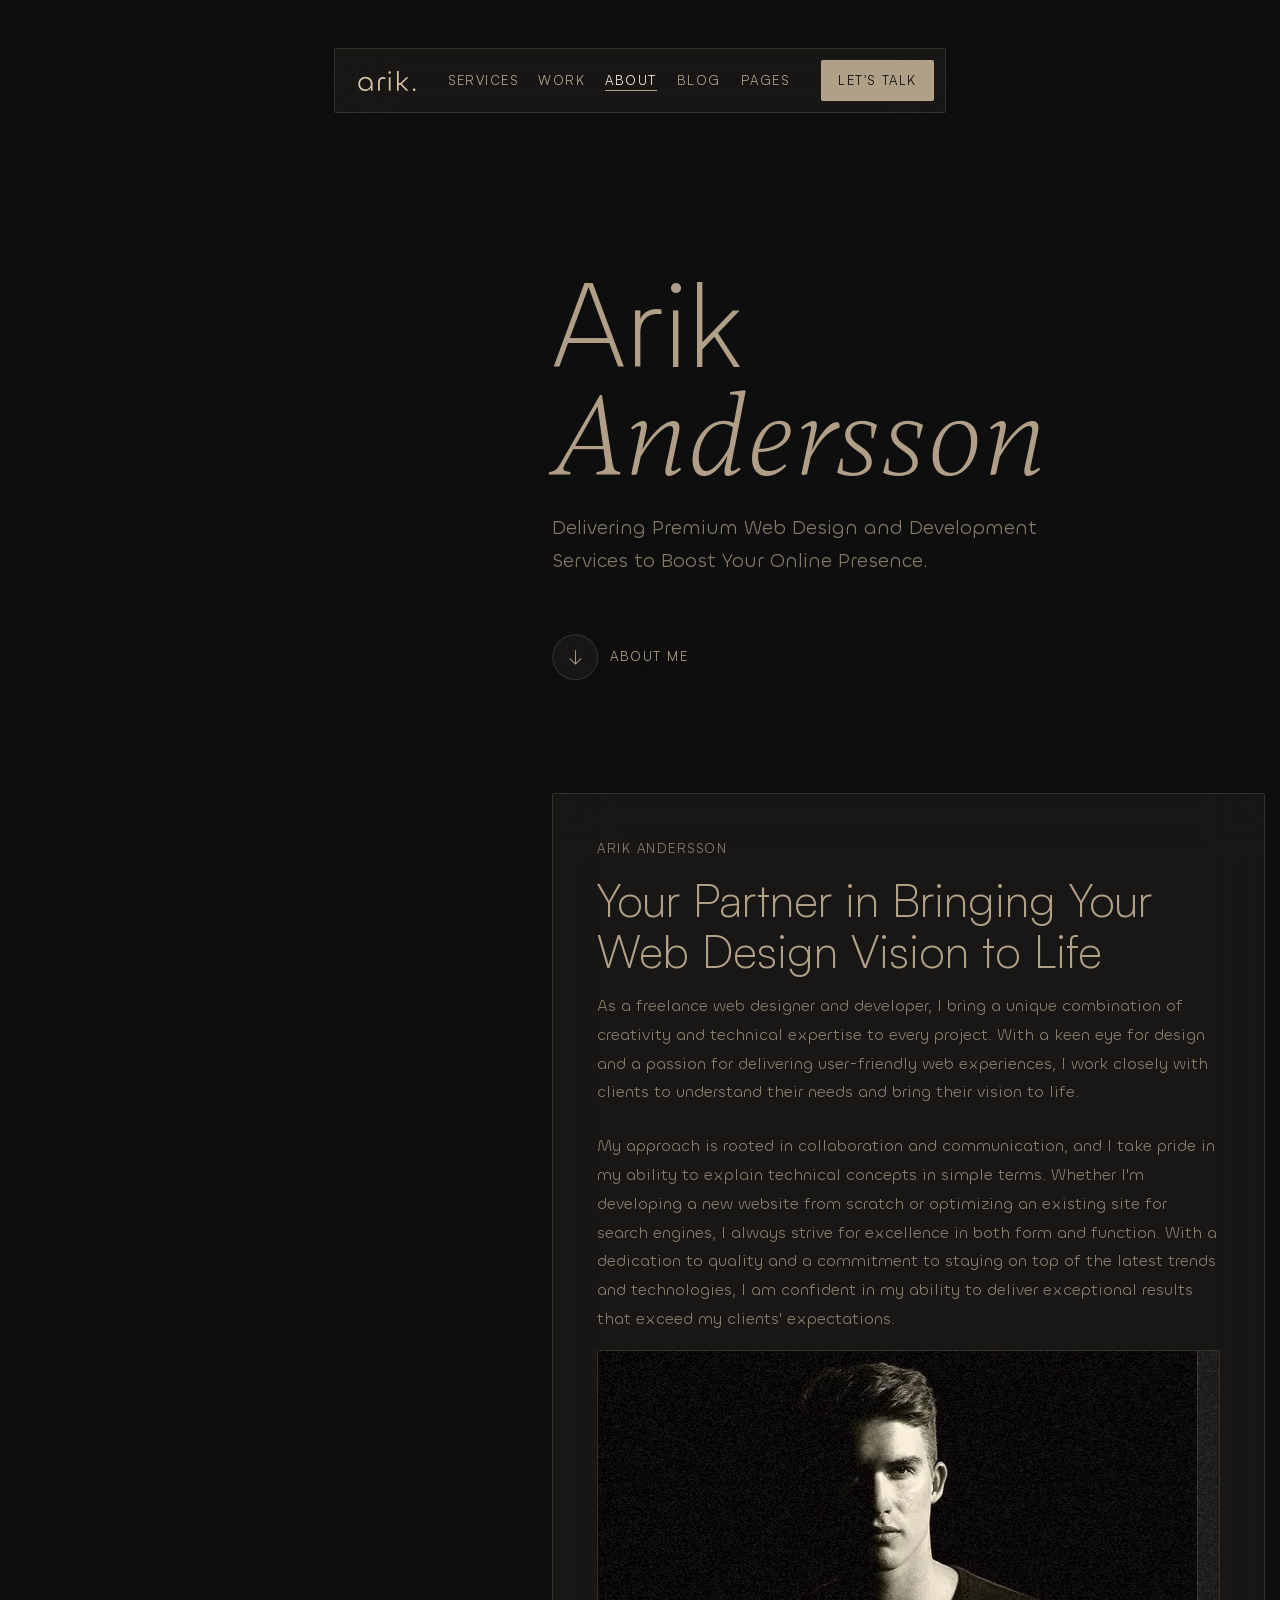
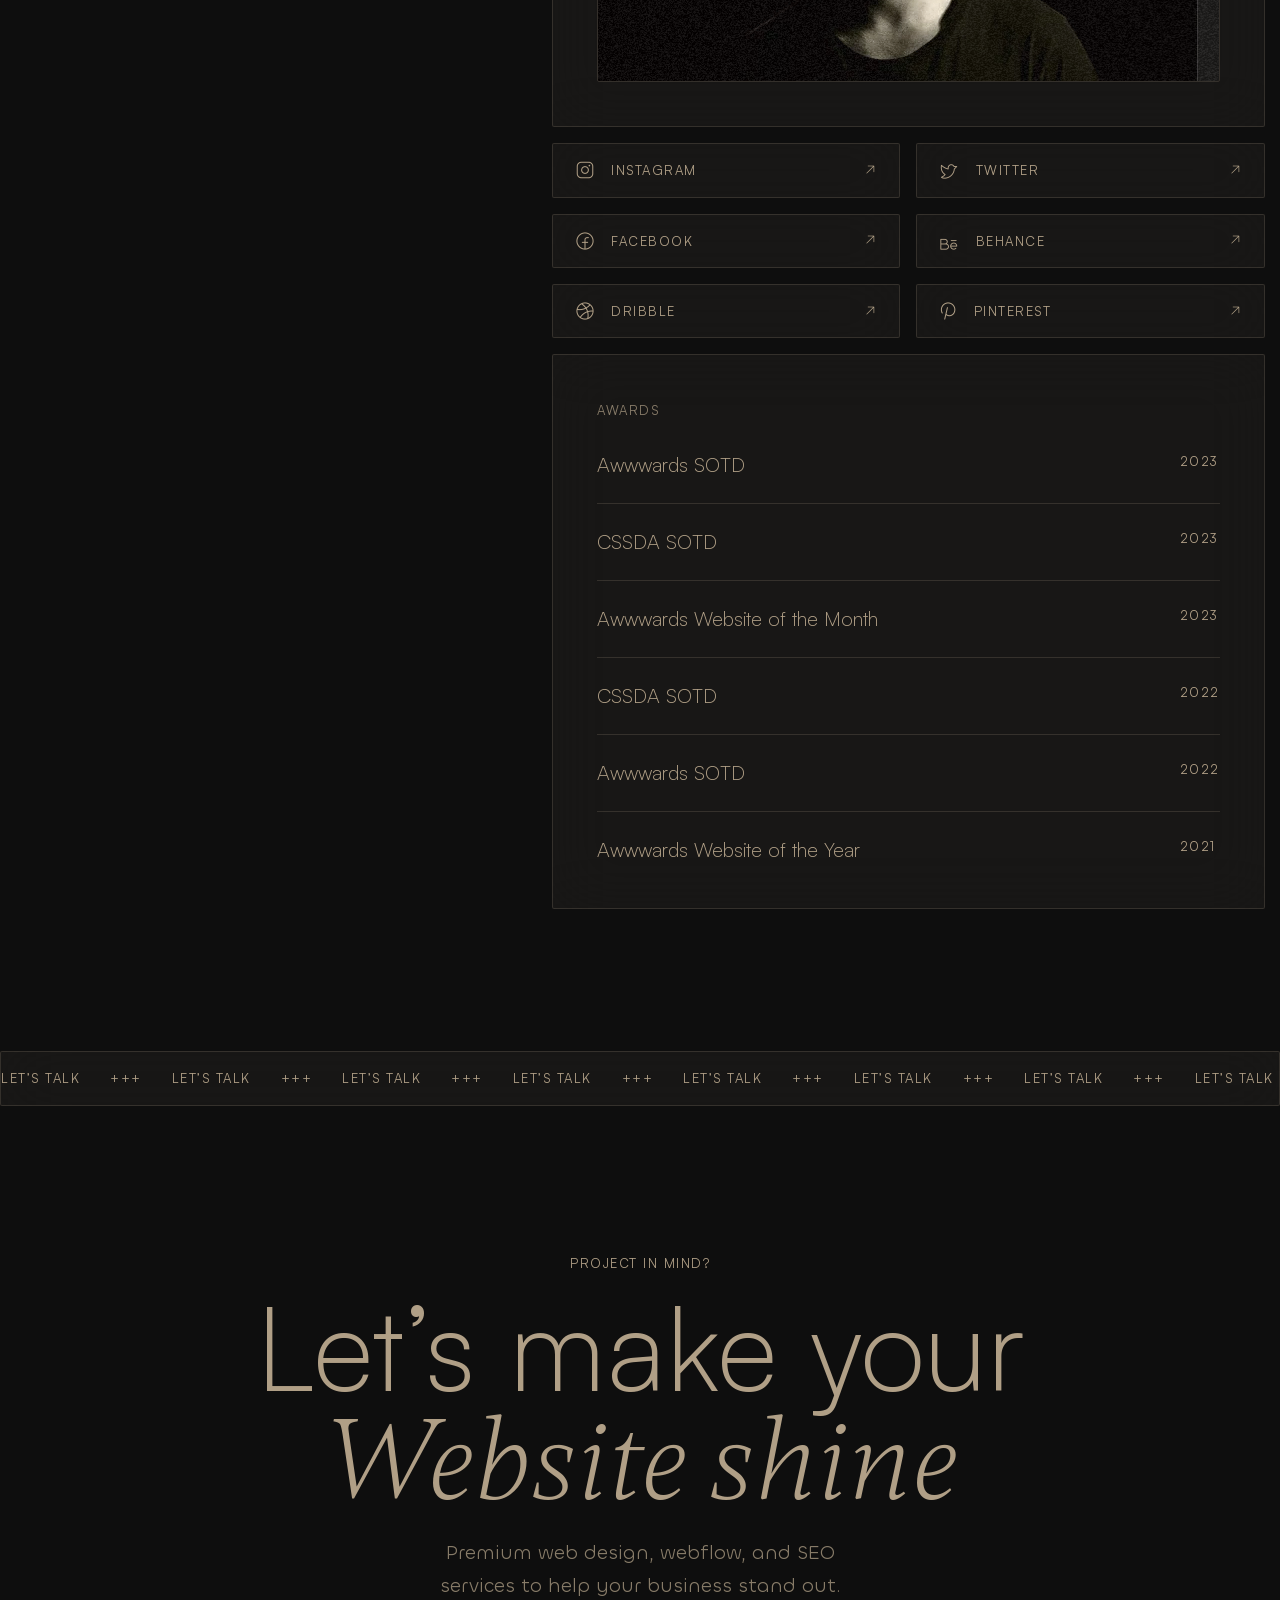
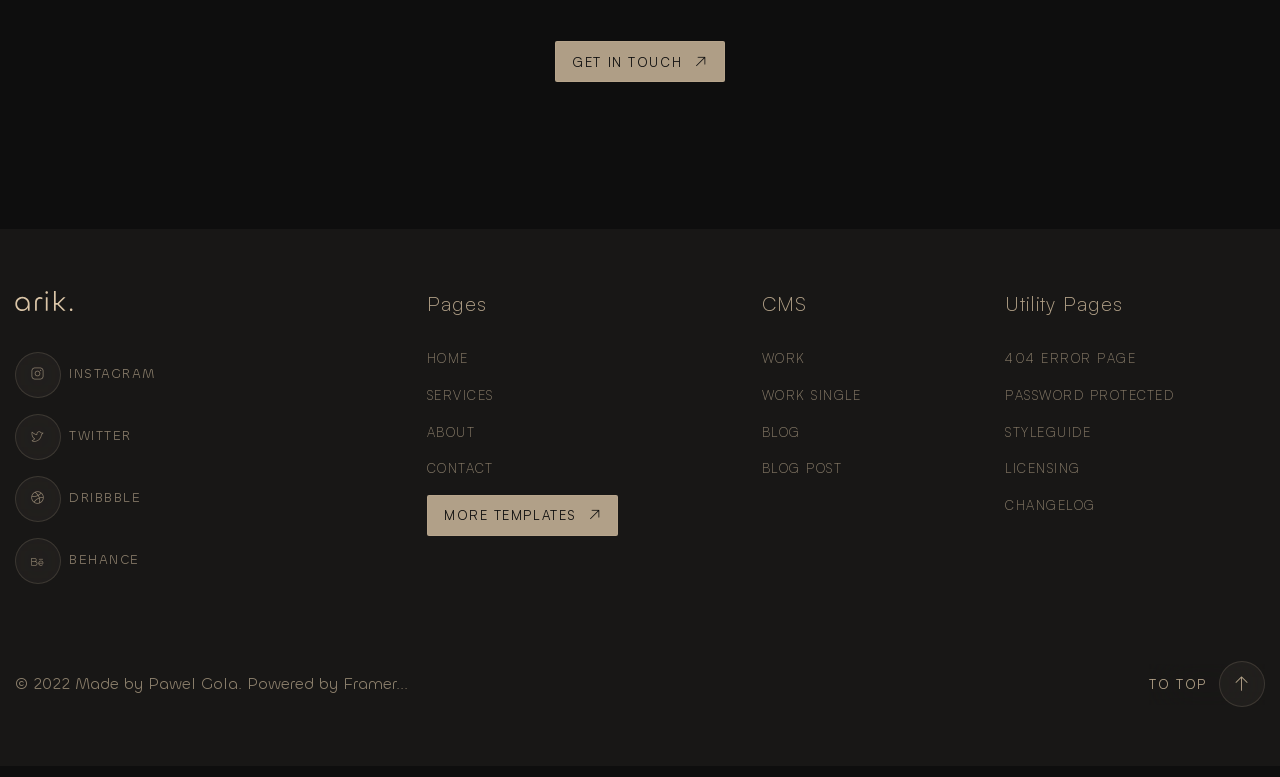
<file: about.html>
<!doctype html>
<html lang="en">
	<head>
		<meta charset="UTF-8">
		<meta name="viewport" content="width=device-width, initial-scale=1.0">
		<link rel="preload" href="./assets/fonts/Satoshi-Regular.woff2" as="font" type="font/woff2" crossorigin="anonymous">
		<link rel="preload" href="./assets/fonts/Satoshi-Light.woff2" as="font" type="font/woff2" crossorigin="anonymous">
		<link rel="preload" href="./assets/fonts/Gambetta-LightItalic.woff2" as="font" type="font/woff2" crossorigin="anonymous">
		<link rel="preload" href="./assets/fonts/Chillax-Regular.woff2" as="font" type="font/woff2" crossorigin="anonymous">
		<link rel="preload" href="./assets/fonts/Chillax-Light.woff2" as="font" type="font/woff2" crossorigin="anonymous">
		<link rel="shortcut icon" href="./assets/img/favicon.ico?v=20261020">
		<title>About Arik | Web Designer</title>
		<meta name="description" content="Meet Arik Andersson, a web designer focused on bringing clear, distinctive website ideas to life.">
		<script type="module" crossorigin="" src="./js/about.min.js?v=1763069227284"></script>
		<link rel="modulepreload" crossorigin="" href="./js/common.min.js?v=1763069227284">
		<link rel="modulepreload" crossorigin="" href="./js/main.min.js?v=1763069227284">
		<link rel="stylesheet" crossorigin="" href="./css/main.min.css?v=1763069227284">
		<link rel="stylesheet" crossorigin="" href="./css/about.min.css?v=1763069227284">
		<link rel="stylesheet" crossorigin="" href="./css/socialblocks.min.css?v=1763069227284">
	</head>
	<body>
		<div class="wrapper">
			<!-- @format -->
			<header data-fls-header="" data-fls-header-scroll="100" data-fls-header-scroll-show="1000" class="header">
				<div class="header__container">
					<div class="header__body">
						<a href="index.html" class="header__link-logo">
							<img src="./assets/img/logo.svg" alt="Image" class="header__logo">
						</a>
						<div class="header__menu menu">
							<nav class="menu__body">
								<ul class="menu__list">
									<li class="menu__item">
										<a href="services" class="menu__link">Services</a>
									</li>
									<li class="menu__item">
										<a href="work" class="menu__link">Work</a>
									</li>
									<li class="menu__item">
										<a href="about" class="menu__link menu__link--active">About</a>
									</li>
									<li class="menu__item">
										<a href="blog" class="menu__link">Blog</a>
									</li>
									<li class="menu__item">
										<a href="#" class="menu__link">Pages</a>
									</li>
								</ul>
							</nav>
						</div>
						<!--
<fetch url="@components/layout/menu/menu.json">
<each loop='item in response'>
</each>
</fetch>
-->
						<a href="contacts" data-fls-button="" class="header__button button button--lite">Let's talk</a>
						<button type="button" data-fls-menu="" class="icon-menu">
							<span></span>
						</button>
					</div>
				</div>
			</header>
			<!-- @format -->
			<main class="page page--about">
				<article class="about">
					<div class="about__container">
						<figure data-fls-dynamic=".about__header, 768, 1" class="about__picture">
							<picture>
								<source media="(max-width: 600px)" srcset="./assets/img/arik-600.webp" type="image/webp">
								<img class="about__image" alt="Image" src="./assets/img/arik.webp">
							</picture>
						</figure>
						<div class="about__body">
							<div class="about__header">
								<div data-fls-blockhead="" class="about__blockhead blockhead blockhead--left">
									<h1 class="blockhead__title">
										Arik
										<span>Andersson</span>
									</h1>
									<div class="blockhead__text">
										<p>
											Delivering Premium Web Design and Development Services to Boost
              Your Online Presence.
										</p>
									</div>
								</div>
								<a href="#" data-fls-scrollto=".content-about" data-fls-scrollto-top="150" data-fls-button="" class="about__button button button--text button--text-big button--icon-arrow button--arrow-d">About Me</a>
							</div>
							<div class="about__main">
								<section data-fls-border="" class="about__content content-about">
									<div class="content-about__label">Arik Andersson</div>
									<h2 class="content-about__title">Your Partner in Bringing Your Web Design Vision to Life</h2>
									<div class="content-about__text">
										<p>
											As a freelance web designer and developer, I bring a unique
              combination of creativity and technical expertise to every
              project. With a keen eye for design and a passion for delivering
              user-friendly web experiences, I work closely with clients to
              understand their needs and bring their vision to life.
										</p>
										<p>
											My approach is rooted in collaboration and communication, and I
              take pride in my ability to explain technical concepts in simple
              terms. Whether I'm developing a new website from scratch or
              optimizing an existing site for search engines, I always strive
              for excellence in both form and function. With a dedication to
              quality and a commitment to staying on top of the latest trends
              and technologies, I am confident in my ability to deliver
              exceptional results that exceed my clients' expectations.
										</p>
									</div>
									<figure class="content-about__picture">
										<picture>
											<source media="(max-width: 600px)" srcset="./assets/img/about/Image-600.webp" type="image/webp">
											<img alt="Arik" class="content-about__image" src="./assets/img/about/Image.webp">
										</picture>
									</figure>
								</section>
								<ul data-fls-socialblocks="" class="about__social social-blocks">
									<li class="social-blocks__item">
										<a href="#" target="_blank" data-fls-border="" class="social-blocks__link social-blocks__link--icon-s-inst">Instagram</a>
									</li>
									<li class="social-blocks__item">
										<a href="#" target="_blank" data-fls-border="" class="social-blocks__link social-blocks__link--icon-s-twit">Twitter</a>
									</li>
									<li class="social-blocks__item">
										<a data-fls-border="" href="#" target="_blank" class="social-blocks__link social-blocks__link--icon-s-fb">Facebook</a>
									</li>
									<li class="social-blocks__item">
										<a href="#" target="_blank" data-fls-border="" class="social-blocks__link social-blocks__link--icon-s-beh">Behance</a>
									</li>
									<li class="social-blocks__item">
										<a href="#" target="_blank" data-fls-border="" class="social-blocks__link social-blocks__link--icon-s-drb">Dribble</a>
									</li>
									<li class="social-blocks__item">
										<a href="#" target="_blank" data-fls-border="" class="social-blocks__link social-blocks__link--icon-s-pint">Pinterest</a>
									</li>
								</ul>
								<section data-fls-border="" class="about__awards awards-about">
									<h3 class="awards-about__title">Awards</h3>
									<table class="awards-about__table">
										<tr class="awards-about__line">
											<td class="awards-about__label">Awwwards SOTD</td>
											<td class="awards-about__value">2023</td>
										</tr>
										<tr class="awards-about__line">
											<td class="awards-about__label">CSSDA SOTD</td>
											<td class="awards-about__value">2023</td>
										</tr>
										<tr class="awards-about__line">
											<td class="awards-about__label">Awwwards Website of the Month</td>
											<td class="awards-about__value">2023</td>
										</tr>
										<tr class="awards-about__line">
											<td class="awards-about__label">CSSDA SOTD</td>
											<td class="awards-about__value">2022</td>
										</tr>
										<tr class="awards-about__line">
											<td class="awards-about__label">Awwwards SOTD</td>
											<td class="awards-about__value">2022</td>
										</tr>
										<tr class="awards-about__line">
											<td class="awards-about__label">Awwwards Website of the Year</td>
											<td class="awards-about__value">2021</td>
										</tr>
									</table>
								</section>
							</div>
						</div>
					</div>
				</article>
			</main>
			<!-- @format -->
			<aside data-fls-letstalk="" class="lets-talk">
				<div data-fls-border="" data-fls-marquee="" data-fls-marquee-speed="100" class="lets-talk__line line-talk">
					<div class="line-talk__item">Let’s talk</div>
					<div class="line-talk__item">+++</div>
				</div>
				<section class="lets-talk__body">
					<div class="lets-talk__container">
						<div data-fls-blockhead="" class="blockhead blockhead--gap-8">
							<span data-fls-watcher="" data-fls-watcher-once="" class="blockhead__label">Project in mind?</span>
							<h2 data-fls-watcher="" data-fls-watcher-once="" class="blockhead__title">
								Let’s make your
								<span>Website shine</span>
							</h2>
							<div data-fls-watcher="" data-fls-watcher-once="" class="blockhead__text">
								<p>
									Premium web design, webflow, and SEO services to help your business
            stand out.
								</p>
							</div>
							<div data-fls-watcher="" data-fls-watcher-once="" class="blockhead__footer">
								<a href="#" data-fls-button="" class="blockhead__button button button--icon button--lite button--icon-arrow button--arrow-ru">Get in touch</a>
							</div>
						</div>
					</div>
				</section>
			</aside>
			<!-- @format -->
			<footer data-fls-footer="" class="footer">
				<div class="footer__container">
					<div class="footer__body body-footer">
						<div class="body-footer__content content-footer">
							<a href="#" class="content-footer__link-logo">
								<img src="./assets/img/logo.svg" alt="Logo" class="content-footer__logo">
							</a>
							<ul data-fls-social="" class="content-footer__social social social--text">
								<li class="social__item">
									<a href="#" target="_blank" class="social__link social__link--icon-s-inst">Instagram</a>
								</li>
								<li class="social__item">
									<a href="#" target="_blank" class="social__link social__link--icon-s-twit">Twitter</a>
								</li>
								<li class="social__item">
									<a href="#" target="_blank" class="social__link social__link--icon-s-drb">Dribbble</a>
								</li>
								<li class="social__item">
									<a href="#" target="_blank" class="social__link social__link--icon-s-beh">Behance</a>
								</li>
							</ul>
						</div>
						<div data-fls-spollers="500" class="body-footer__menus">
							<details class="body-footer__menu">
								<summary>
									<h5 class="body-footer__title">Pages</h5>
								</summary>
								<ul class="body-footer__list">
									<li class="body-footer__item">
										<a href="#" class="body-footer__link">Home</a>
									</li>
									<li class="body-footer__item">
										<a href="#" class="body-footer__link">Services</a>
									</li>
									<li class="body-footer__item">
										<a href="#" class="body-footer__link">About</a>
									</li>
									<li class="body-footer__item">
										<a href="#" class="body-footer__link">Contact</a>
									</li>
									<li class="body-footer__item">
										<a href="#" data-fls-button="" class="body-footer__button button button--icon button--lite button--icon-arrow button--arrow-ru">More Templates</a>
									</li>
								</ul>
							</details>
							<details class="body-footer__menu">
								<summary>
									<h5 class="body-footer__title">CMS</h5>
								</summary>
								<ul class="body-footer__list">
									<li class="body-footer__item">
										<a href="#" class="body-footer__link">Work</a>
									</li>
									<li class="body-footer__item">
										<a href="#" class="body-footer__link">Work Single</a>
									</li>
									<li class="body-footer__item">
										<a href="#" class="body-footer__link">Blog</a>
									</li>
									<li class="body-footer__item">
										<a href="#" class="body-footer__link">Blog Post</a>
									</li>
								</ul>
							</details>
							<details class="body-footer__menu">
								<summary>
									<h5 class="body-footer__title">Utility Pages</h5>
								</summary>
								<ul class="body-footer__list">
									<li class="body-footer__item">
										<a href="#" class="body-footer__link">404 Error Page</a>
									</li>
									<li class="body-footer__item">
										<a href="#" class="body-footer__link">Password Protected</a>
									</li>
									<li class="body-footer__item">
										<a href="#" class="body-footer__link">Styleguide</a>
									</li>
									<li class="body-footer__item">
										<a href="#" class="body-footer__link">Licensing</a>
									</li>
									<li class="body-footer__item">
										<a href="#" class="body-footer__link">Changelog</a>
									</li>
								</ul>
							</details>
						</div>
					</div>
					<div class="footer__bottom bottom-footer">
						<div class="bottom-footer__copy">© 2022 Made by Pawel Gola. Powered by Framer...</div>
						<a href="#" data-fls-scrollto="main" data-fls-button="" class="bottom-footer__button button button--text button--text-big button--text-rev button--icon-arrow">To top</a>
					</div>
				</div>
			</footer>
		</div>
	</body>
</html>
</file>
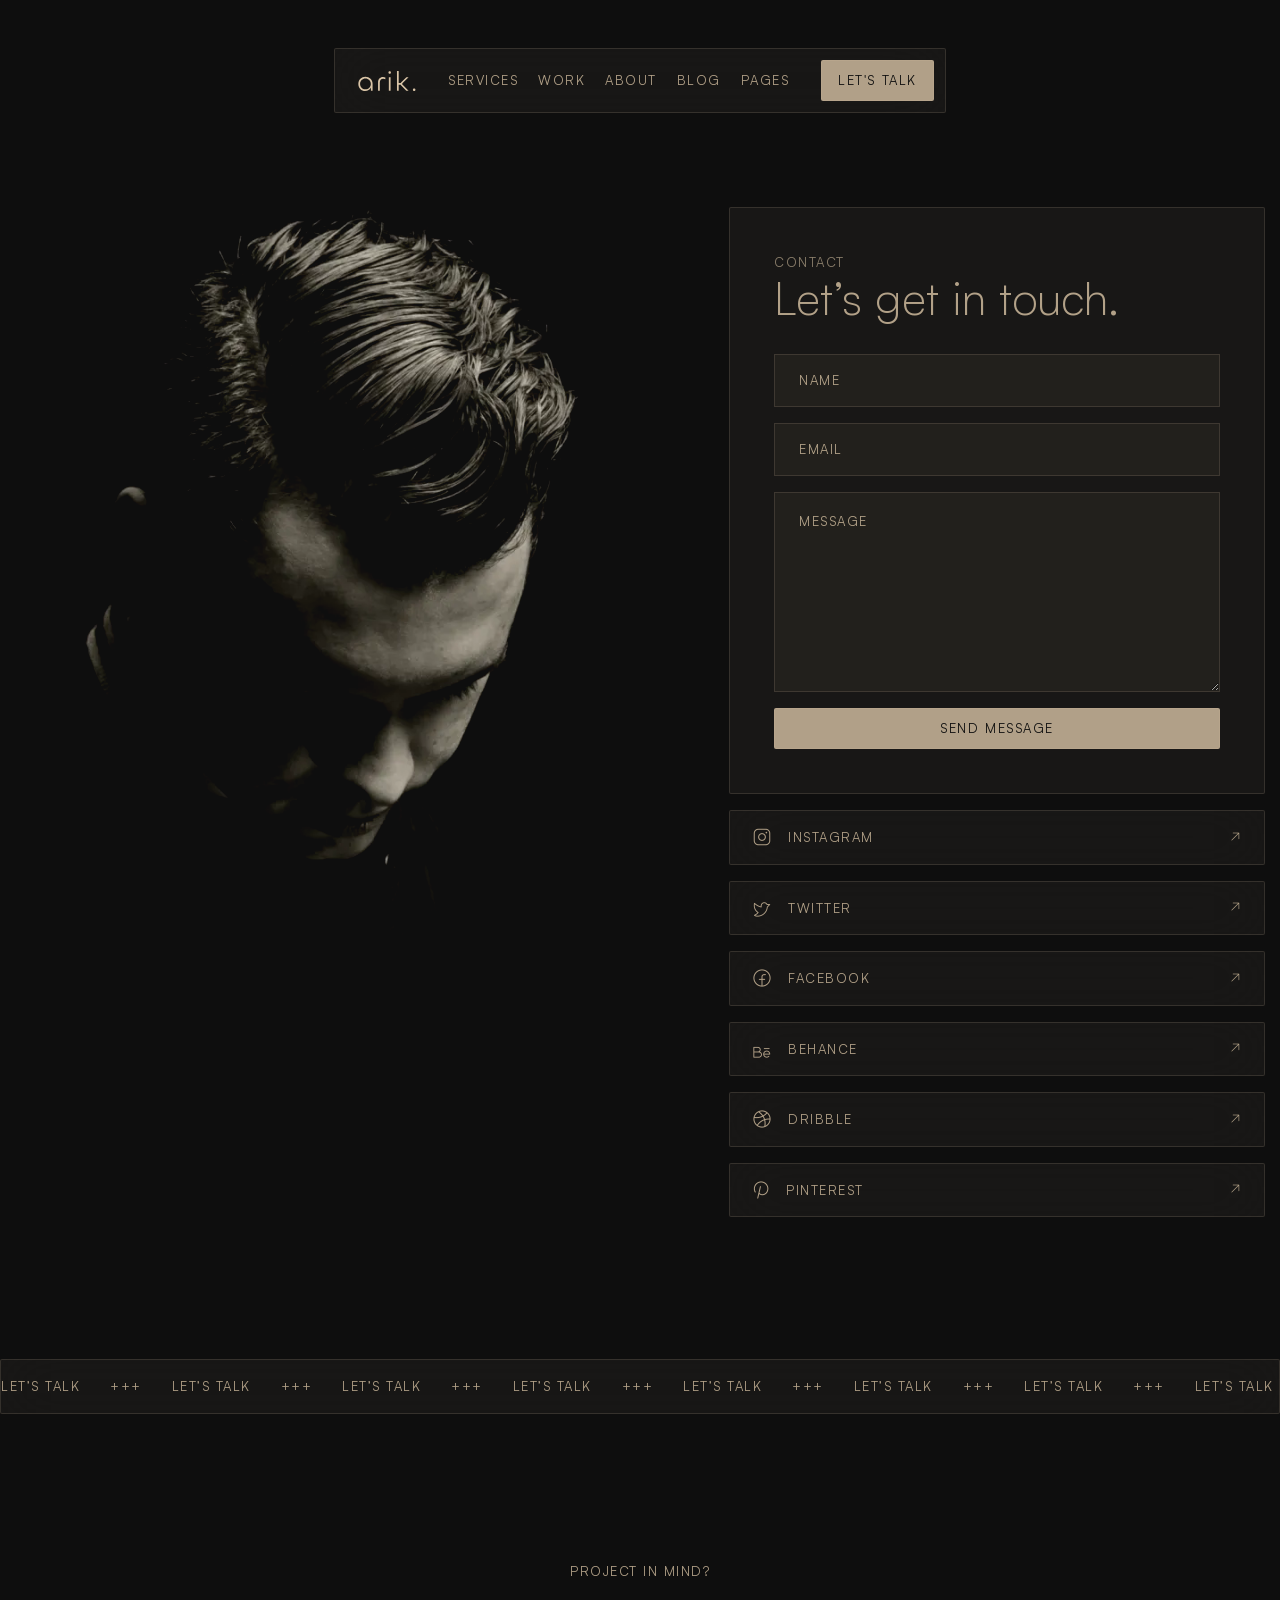
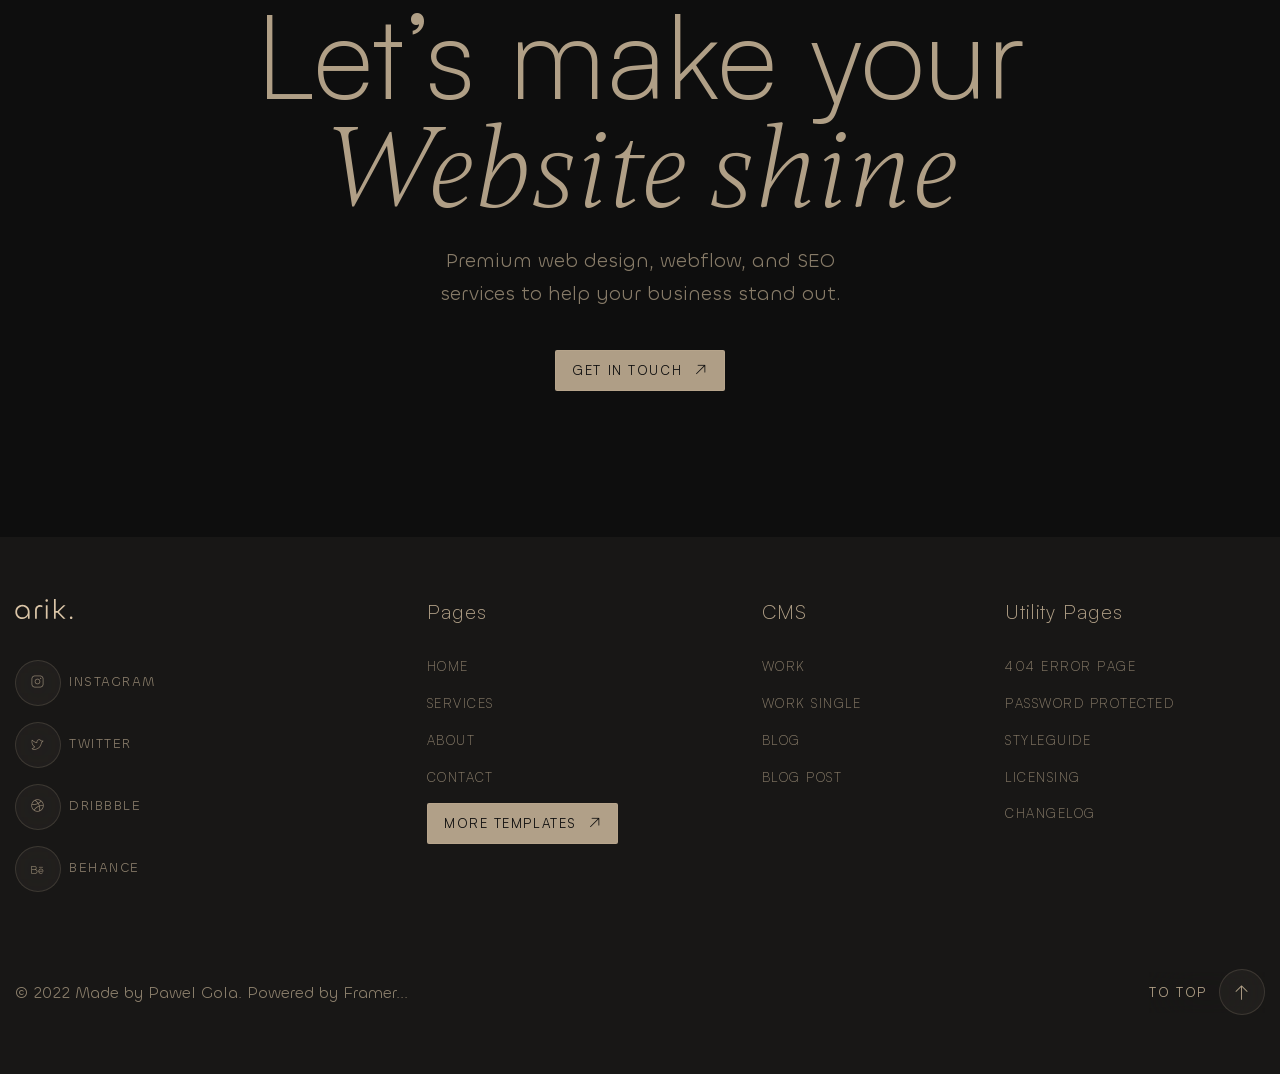
<file: contacts.html>
<!doctype html>
<html lang="en">
	<head>
		<meta charset="UTF-8">
		<meta name="viewport" content="width=device-width, initial-scale=1.0">
		<link rel="preload" href="./assets/fonts/Satoshi-Regular.woff2" as="font" type="font/woff2" crossorigin="anonymous">
		<link rel="preload" href="./assets/fonts/Satoshi-Light.woff2" as="font" type="font/woff2" crossorigin="anonymous">
		<link rel="preload" href="./assets/fonts/Gambetta-LightItalic.woff2" as="font" type="font/woff2" crossorigin="anonymous">
		<link rel="preload" href="./assets/fonts/Chillax-Regular.woff2" as="font" type="font/woff2" crossorigin="anonymous">
		<link rel="preload" href="./assets/fonts/Chillax-Light.woff2" as="font" type="font/woff2" crossorigin="anonymous">
		<link rel="shortcut icon" href="./assets/img/favicon.ico?v=20261020">
		<title>Contact Arik | Web Designer</title>
		<meta name="description" content="Get in touch with Arik to discuss a website project, design collaboration, or a new digital experience.">
		<script type="module" crossorigin="" src="./js/contacts.min.js?v=1763069227282"></script>
		<link rel="modulepreload" crossorigin="" href="./js/common.min.js?v=1763069227282">
		<link rel="modulepreload" crossorigin="" href="./js/main.min.js?v=1763069227282">
		<link rel="stylesheet" crossorigin="" href="./css/main.min.css?v=1763069227282">
		<link rel="stylesheet" crossorigin="" href="./css/contacts.min.css?v=1763069227282">
		<link rel="stylesheet" crossorigin="" href="./css/title.min.css?v=1763069227282">
		<link rel="stylesheet" crossorigin="" href="./css/socialblocks.min.css?v=1763069227282">
		<link rel="stylesheet" crossorigin="" href="./css/label.min.css?v=1763069227282">
	</head>
	<body>
		<div class="wrapper">
			<!-- @format -->
			<header data-fls-header="" data-fls-header-scroll="100" data-fls-header-scroll-show="1000" class="header">
				<div class="header__container">
					<div class="header__body">
						<a href="index.html" class="header__link-logo">
							<img src="./assets/img/logo.svg" alt="Image" class="header__logo">
						</a>
						<div class="header__menu menu">
							<nav class="menu__body">
								<ul class="menu__list">
									<li class="menu__item">
										<a href="services" class="menu__link">Services</a>
									</li>
									<li class="menu__item">
										<a href="work" class="menu__link">Work</a>
									</li>
									<li class="menu__item">
										<a href="about" class="menu__link">About</a>
									</li>
									<li class="menu__item">
										<a href="blog" class="menu__link">Blog</a>
									</li>
									<li class="menu__item">
										<a href="#" class="menu__link">Pages</a>
									</li>
								</ul>
							</nav>
						</div>
						<!--
<fetch url="@components/layout/menu/menu.json">
<each loop='item in response'>
</each>
</fetch>
-->
						<a href="contacts" data-fls-button="" class="header__button button button--lite">Let's talk</a>
						<button type="button" data-fls-menu="" class="icon-menu">
							<span></span>
						</button>
					</div>
				</div>
			</header>
			<!-- @format -->
			<main class="page page--contacts">
				<article class="contacts">
					<div class="contacts__container">
						<figure class="contacts__picture">
							<picture>
								<source media="(max-width: 600px)" srcset="./assets/img/arik-600.webp" type="image/webp">
								<img alt="Arik" class="contacts__image" src="./assets/img/arik.webp">
							</picture>
						</figure>
						<div class="contacts__body">
							<div class="contacts__form form-contacts">
								<div class="form-contacts__header">
									<div data-fls-label="" class="form-contacts__label">Contact</div>
									<h1 data-fls-title="" class="form-contacts__title">Let’s get in touch.</h1>
								</div>
								<form data-fls-form="ajax" data-fls-form-popup="popup" method="post" action="/sendmail/index.php" class="form-contacts__body">
									<div class="form-contacts__line">
										<input data-fls-form-errtext="Name required" data-fls-input="" required type="text" placeholder="Name" name="name" class="form-contacts__input">
									</div>
									<div class="form-contacts__line">
										<input data-fls-form-errtext="E-mail error" data-fls-input="" required type="email" placeholder="Email" name="email" class="form-contacts__input">
									</div>
									<textarea data-fls-input="" data-fls-input-autoheight="" autocomplete="off" placeholder="Message" name="message" class="form-contacts__input"></textarea>
									<button type="submit" class="form-contacts__button button button--lite">Send Message</button>
								</form>
							</div>
							<ul data-fls-socialblocks="" class="contacts__social social-blocks">
								<li class="social-blocks__item">
									<a href="#" target="_blank" data-fls-border="" class="social-blocks__link social-blocks__link--icon-s-inst">Instagram</a>
								</li>
								<li class="social-blocks__item">
									<a href="#" target="_blank" data-fls-border="" class="social-blocks__link social-blocks__link--icon-s-twit">Twitter</a>
								</li>
								<li class="social-blocks__item">
									<a data-fls-border="" href="#" target="_blank" class="social-blocks__link social-blocks__link--icon-s-fb">Facebook</a>
								</li>
								<li class="social-blocks__item">
									<a href="#" target="_blank" data-fls-border="" class="social-blocks__link social-blocks__link--icon-s-beh">Behance</a>
								</li>
								<li class="social-blocks__item">
									<a href="#" target="_blank" data-fls-border="" class="social-blocks__link social-blocks__link--icon-s-drb">Dribble</a>
								</li>
								<li class="social-blocks__item">
									<a href="#" target="_blank" data-fls-border="" class="social-blocks__link social-blocks__link--icon-s-pint">Pinterest</a>
								</li>
							</ul>
						</div>
					</div>
				</article>
			</main>
			<!-- @format -->
			<aside data-fls-letstalk="" class="lets-talk">
				<div data-fls-border="" data-fls-marquee="" data-fls-marquee-speed="100" class="lets-talk__line line-talk">
					<div class="line-talk__item">Let’s talk</div>
					<div class="line-talk__item">+++</div>
				</div>
				<section class="lets-talk__body">
					<div class="lets-talk__container">
						<div data-fls-blockhead="" class="blockhead blockhead--gap-8">
							<span data-fls-watcher="" data-fls-watcher-once="" class="blockhead__label">Project in mind?</span>
							<h2 data-fls-watcher="" data-fls-watcher-once="" class="blockhead__title">
								Let’s make your
								<span>Website shine</span>
							</h2>
							<div data-fls-watcher="" data-fls-watcher-once="" class="blockhead__text">
								<p>
									Premium web design, webflow, and SEO services to help your business
            stand out.
								</p>
							</div>
							<div data-fls-watcher="" data-fls-watcher-once="" class="blockhead__footer">
								<a href="#" data-fls-button="" class="blockhead__button button button--icon button--lite button--icon-arrow button--arrow-ru">Get in touch</a>
							</div>
						</div>
					</div>
				</section>
			</aside>
			<!-- @format -->
			<footer data-fls-footer="" class="footer">
				<div class="footer__container">
					<div class="footer__body body-footer">
						<div class="body-footer__content content-footer">
							<a href="#" class="content-footer__link-logo">
								<img src="./assets/img/logo.svg" alt="Logo" class="content-footer__logo">
							</a>
							<ul data-fls-social="" class="content-footer__social social social--text">
								<li class="social__item">
									<a href="#" target="_blank" class="social__link social__link--icon-s-inst">Instagram</a>
								</li>
								<li class="social__item">
									<a href="#" target="_blank" class="social__link social__link--icon-s-twit">Twitter</a>
								</li>
								<li class="social__item">
									<a href="#" target="_blank" class="social__link social__link--icon-s-drb">Dribbble</a>
								</li>
								<li class="social__item">
									<a href="#" target="_blank" class="social__link social__link--icon-s-beh">Behance</a>
								</li>
							</ul>
						</div>
						<div data-fls-spollers="500" class="body-footer__menus">
							<details class="body-footer__menu">
								<summary>
									<h5 class="body-footer__title">Pages</h5>
								</summary>
								<ul class="body-footer__list">
									<li class="body-footer__item">
										<a href="#" class="body-footer__link">Home</a>
									</li>
									<li class="body-footer__item">
										<a href="#" class="body-footer__link">Services</a>
									</li>
									<li class="body-footer__item">
										<a href="#" class="body-footer__link">About</a>
									</li>
									<li class="body-footer__item">
										<a href="#" class="body-footer__link">Contact</a>
									</li>
									<li class="body-footer__item">
										<a href="#" data-fls-button="" class="body-footer__button button button--icon button--lite button--icon-arrow button--arrow-ru">More Templates</a>
									</li>
								</ul>
							</details>
							<details class="body-footer__menu">
								<summary>
									<h5 class="body-footer__title">CMS</h5>
								</summary>
								<ul class="body-footer__list">
									<li class="body-footer__item">
										<a href="#" class="body-footer__link">Work</a>
									</li>
									<li class="body-footer__item">
										<a href="#" class="body-footer__link">Work Single</a>
									</li>
									<li class="body-footer__item">
										<a href="#" class="body-footer__link">Blog</a>
									</li>
									<li class="body-footer__item">
										<a href="#" class="body-footer__link">Blog Post</a>
									</li>
								</ul>
							</details>
							<details class="body-footer__menu">
								<summary>
									<h5 class="body-footer__title">Utility Pages</h5>
								</summary>
								<ul class="body-footer__list">
									<li class="body-footer__item">
										<a href="#" class="body-footer__link">404 Error Page</a>
									</li>
									<li class="body-footer__item">
										<a href="#" class="body-footer__link">Password Protected</a>
									</li>
									<li class="body-footer__item">
										<a href="#" class="body-footer__link">Styleguide</a>
									</li>
									<li class="body-footer__item">
										<a href="#" class="body-footer__link">Licensing</a>
									</li>
									<li class="body-footer__item">
										<a href="#" class="body-footer__link">Changelog</a>
									</li>
								</ul>
							</details>
						</div>
					</div>
					<div class="footer__bottom bottom-footer">
						<div class="bottom-footer__copy">© 2022 Made by Pawel Gola. Powered by Framer...</div>
						<a href="#" data-fls-scrollto="main" data-fls-button="" class="bottom-footer__button button button--text button--text-big button--text-rev button--icon-arrow">To top</a>
					</div>
				</div>
			</footer>
		</div>
		<div data-fls-popup="popup" aria-hidden="true" class="popup">
			<div data-fls-popup-wrapper="" class="popup__wrapper">
				<div data-fls-popup-body="" class="popup__body">
					<button data-fls-popup-close="" type="button" class="popup__close">
						<svg width="23" height="23" viewbox="0 0 23 23" fill="none" xmlns="http://www.w3.org/2000/svg">
							<path opacity="0.850056" d="M1.73333 1.48883L21.5469 21.0288" stroke="#979797" stroke-linecap="square"></path>
							<path opacity="0.850056" d="M21.2667 1.48883L1.45309 21.0288" stroke="#979797" stroke-linecap="square"></path>
						</svg>
					</button>
					<div data-fls-popup-content="" class="popup__text">Your message has been sent.</div>
				</div>
			</div>
		</div>
	</body>
</html>
</file>
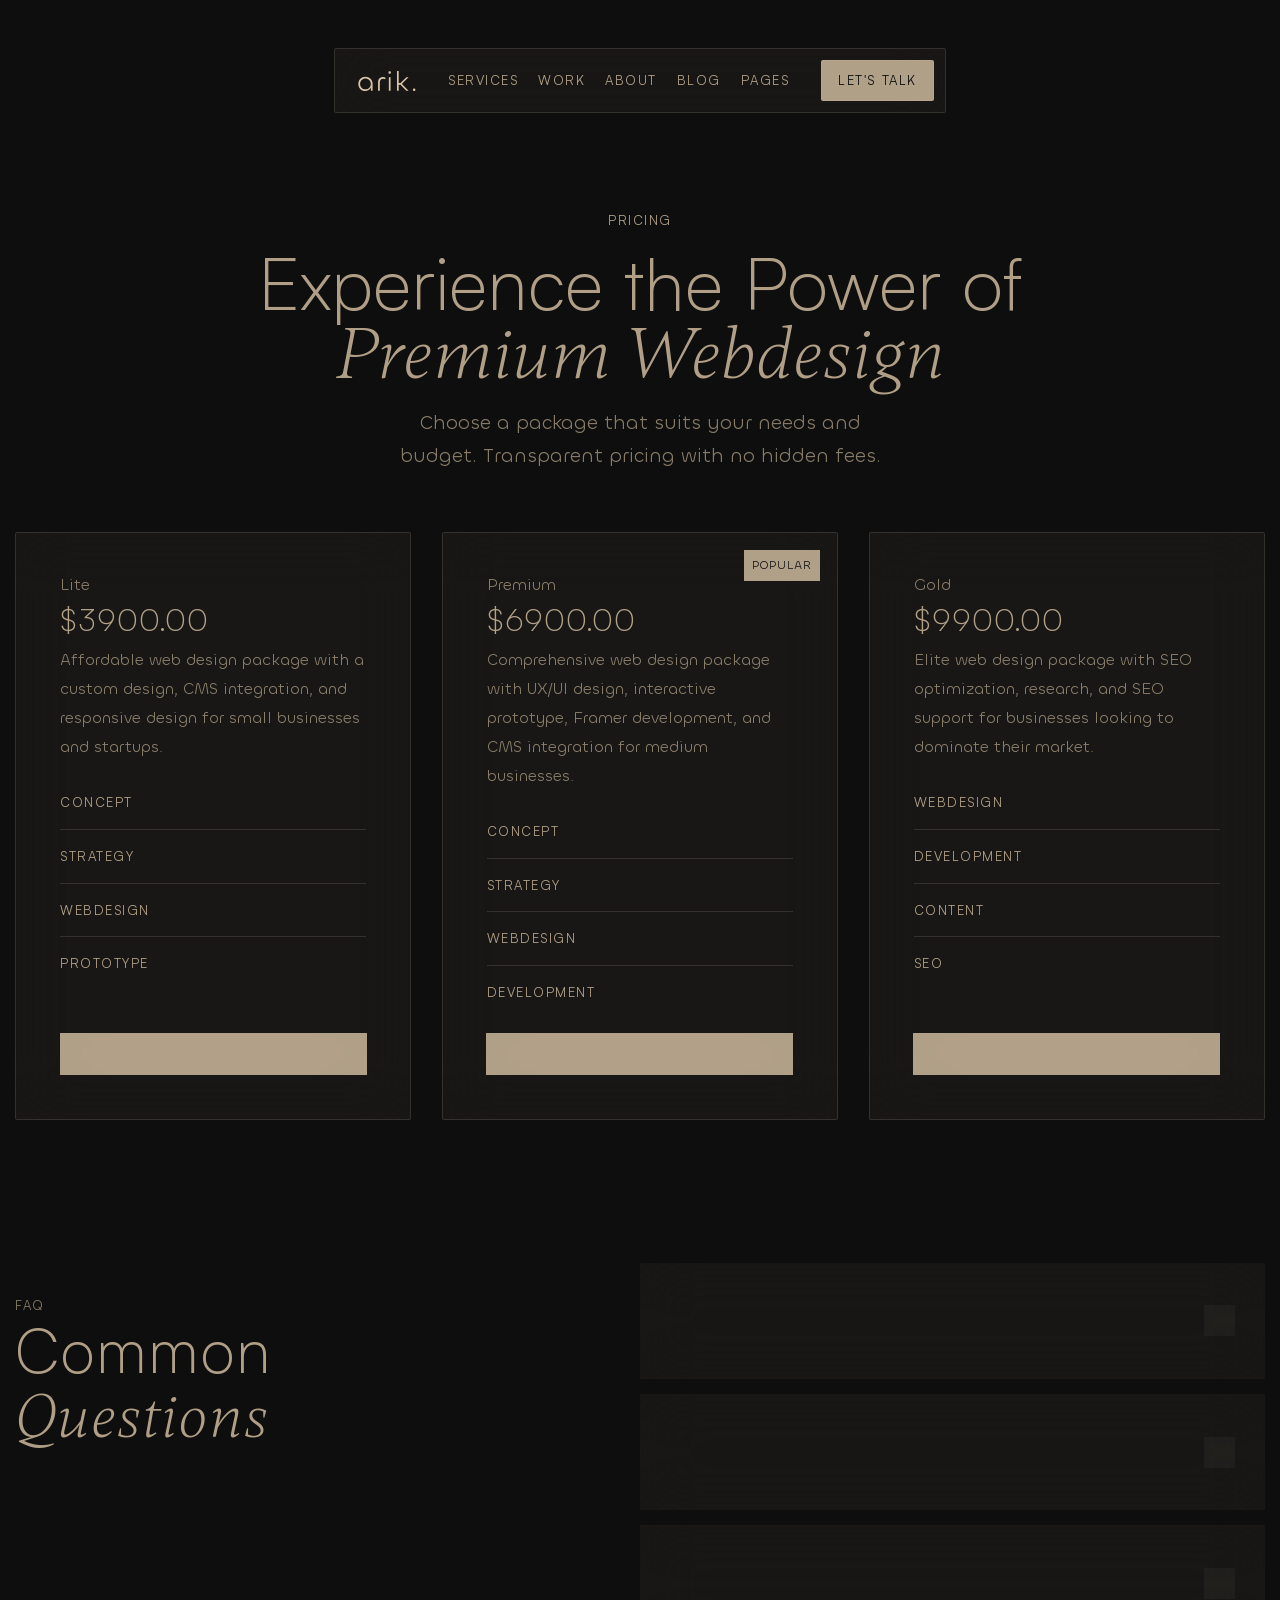
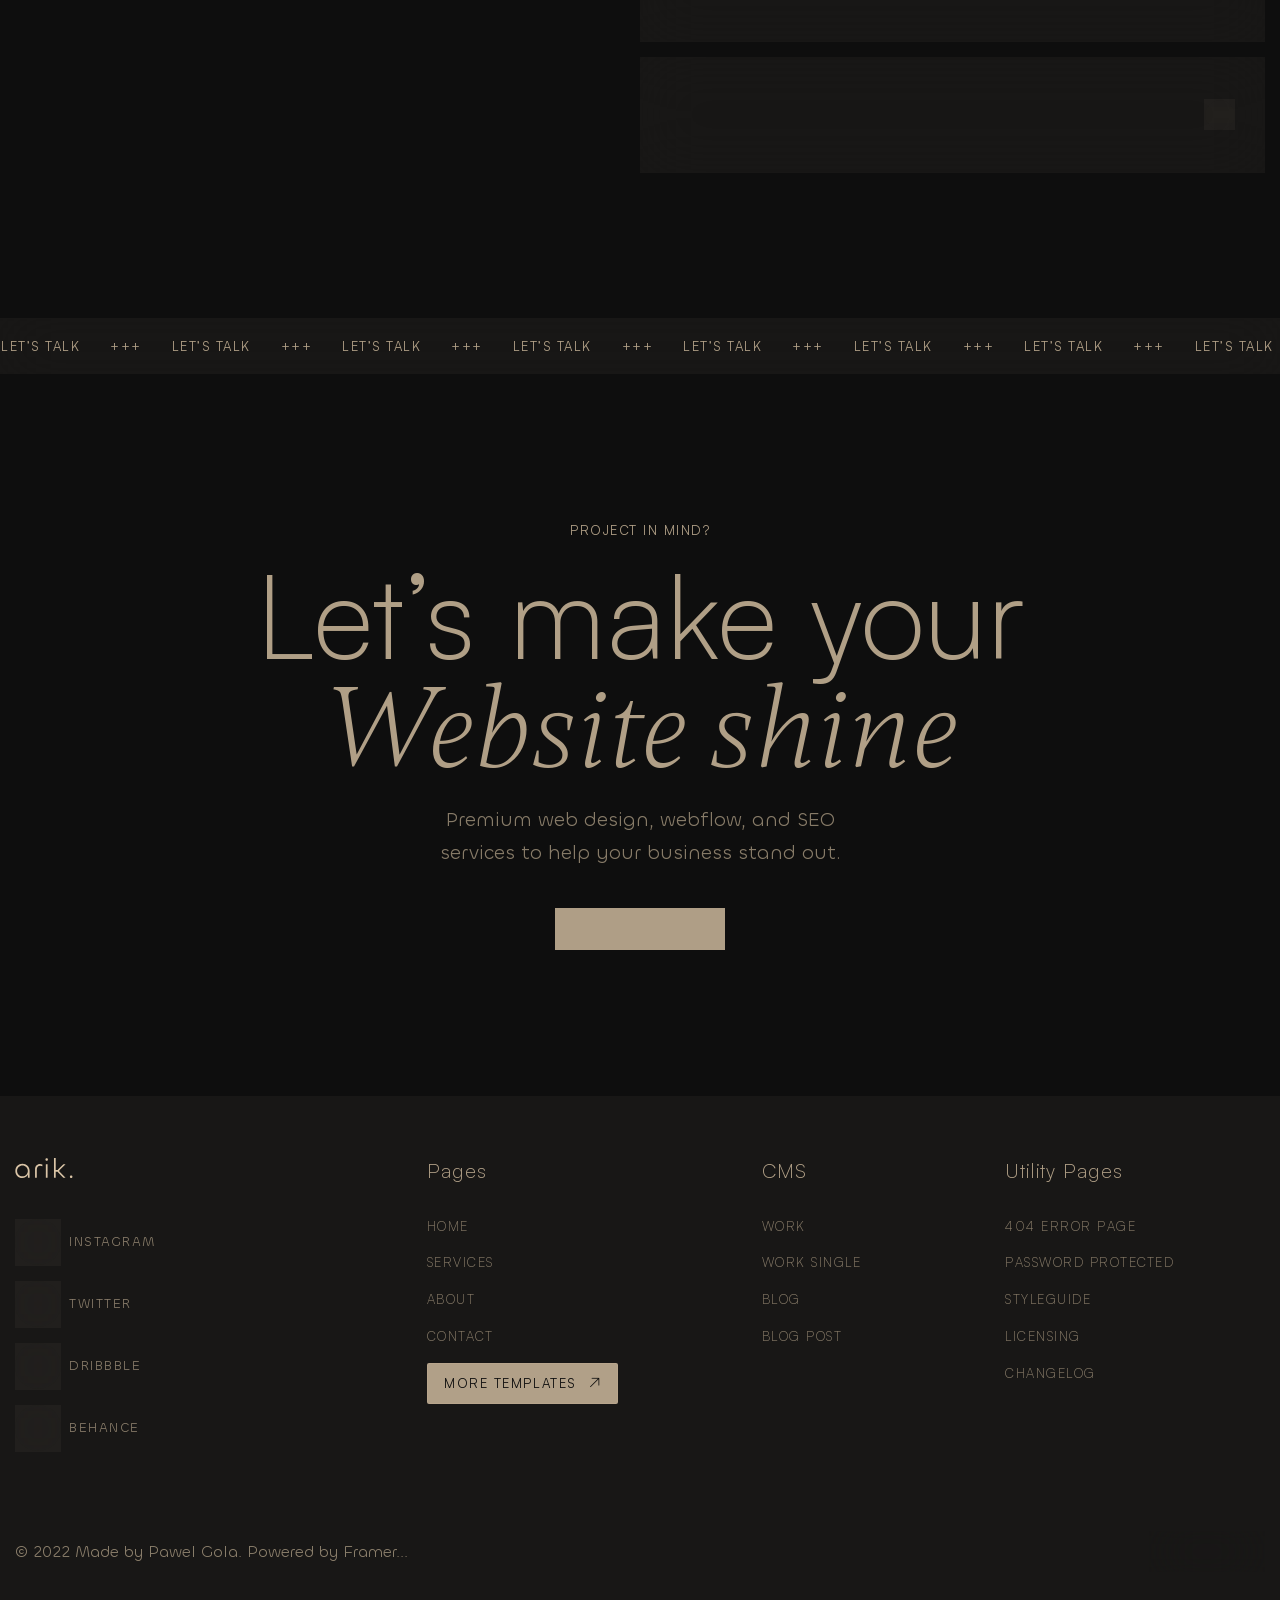
<file: pricing.html>
<!-- @format -->
<!doctype html>
<html lang="en">
	<head>
		<meta charset="UTF-8">
		<meta name="viewport" content="width=device-width, initial-scale=1.0">
		<link rel="preload" href="./assets/fonts/Satoshi-Regular.woff2" as="font" type="font/woff2" crossorigin="anonymous">
		<link rel="preload" href="./assets/fonts/Satoshi-Light.woff2" as="font" type="font/woff2" crossorigin="anonymous">
		<link rel="preload" href="./assets/fonts/Gambetta-LightItalic.woff2" as="font" type="font/woff2" crossorigin="anonymous">
		<link rel="preload" href="./assets/fonts/Chillax-Regular.woff2" as="font" type="font/woff2" crossorigin="anonymous">
		<link rel="preload" href="./assets/fonts/Chillax-Light.woff2" as="font" type="font/woff2" crossorigin="anonymous">
		<link rel="shortcut icon" href="./assets/img/favicon.ico?v=20261020">
		<title>Pricing | Arik Web Designer</title>
		<meta name="description" content="Explore Arik web design packages, service options, and answers to common questions about working together.">
		<script type="module" crossorigin="" src="./js/common.min.js?v=1763069227283"></script>
		<script type="module" crossorigin="" src="./js/main.min.js?v=1763069227283"></script>
		<link rel="stylesheet" crossorigin="" href="./css/main.min.css?v=1763069227283">
		<link rel="stylesheet" crossorigin="" href="./css/pricing.min.css?v=1763069227283">
		<link rel="stylesheet" crossorigin="" href="./css/label.min.css?v=1763069227283">
	</head>
	<body>
		<div class="wrapper">
			<!-- @format -->
			<header data-fls-header="" data-fls-header-scroll="100" data-fls-header-scroll-show="1000" class="header">
				<div class="header__container">
					<div class="header__body">
						<img src="./assets/img/logo.svg" alt="Image" class="header__logo">
						<div class="header__menu menu">
							<nav class="menu__body">
								<ul class="menu__list">
									<li class="menu__item">
										<a href="services" class="menu__link">Services</a>
									</li>
									<li class="menu__item">
										<a href="work" class="menu__link">Work</a>
									</li>
									<li class="menu__item">
										<a href="about" class="menu__link">About</a>
									</li>
									<li class="menu__item">
										<a href="blog" class="menu__link">Blog</a>
									</li>
									<li class="menu__item">
										<a href="#" class="menu__link">Pages</a>
									</li>
								</ul>
							</nav>
						</div>
						<!--
<fetch url="@components/layout/menu/menu.json">
<each loop='item in response'>
</each>
</fetch>
-->
						<a href="contacts" data-fls-button="" class="header__button button button--lite">Let's talk</a>
						<button type="button" data-fls-menu="" class="icon-menu">
							<span></span>
						</button>
					</div>
				</div>
			</header>
			<!-- @format -->
			<main class="pricing">
				<div class="pricing__container">
					<div data-fls-blockhead="" class="pricing__blockhead blockhead">
						<span class="blockhead__label">Pricing</span>
						<h1 class="blockhead__title blockhead__title--size-80">
							Experience the Power of
							<span>Premium Webdesign</span>
						</h1>
						<div class="blockhead__text">
							<p>
								Choose a package that suits your needs and budget. Transparent pricing
          with no hidden fees.
							</p>
						</div>
					</div>
					<div class="pricing__items">
						<article data-fls-border="" class="pricing__item item-pricing">
							<div class="item-pricing__header">
								<h4 class="item-pricing__title">Lite</h4>
								<div class="item-pricing__value">$3900.00</div>
								<div class="item-pricing__text">
									<p>
										Affordable web design package with a custom design, CMS
              integration, and responsive design for small businesses and
              startups.
									</p>
								</div>
							</div>
							<ul data-fls-label="" class="item-pricing__services">
								<li class="item-pricing__service">Concept</li>
								<li class="item-pricing__service">Strategy</li>
								<li class="item-pricing__service">WebDesign</li>
								<li class="item-pricing__service">Prototype</li>
							</ul>
							<a href="#" class="item-pricing__button button button--lite">Get Started</a>
						</article>
						<article data-fls-border="" class="pricing__item item-pricing">
							<div class="item-pricing__popular">Popular</div>
							<div class="item-pricing__header">
								<h4 class="item-pricing__title">Premium</h4>
								<div class="item-pricing__value">$6900.00</div>
								<div class="item-pricing__text">
									<p>
										Comprehensive web design package with UX/UI design, interactive
              prototype, Framer development, and CMS integration for medium
              businesses.
									</p>
								</div>
							</div>
							<ul data-fls-label="" class="item-pricing__services">
								<li class="item-pricing__service">Concept</li>
								<li class="item-pricing__service">Strategy</li>
								<li class="item-pricing__service">WebDesign</li>
								<li class="item-pricing__service">Development</li>
							</ul>
							<a href="#" class="item-pricing__button button button--lite">Get Started</a>
						</article>
						<article data-fls-border="" class="pricing__item item-pricing">
							<div class="item-pricing__header">
								<h4 class="item-pricing__title">Gold</h4>
								<div class="item-pricing__value">$9900.00</div>
								<div class="item-pricing__text">
									<p>
										Elite web design package with SEO optimization, research, and SEO
              support for businesses looking to dominate their market.
									</p>
								</div>
							</div>
							<ul data-fls-label="" class="item-pricing__services">
								<li class="item-pricing__service">WebDesign</li>
								<li class="item-pricing__service">Development</li>
								<li class="item-pricing__service">Content</li>
								<li class="item-pricing__service">SEO</li>
							</ul>
							<a href="#" class="item-pricing__button button button--lite">Get Started</a>
						</article>
					</div>
					<div class="pricing__faq faq-pricing">
						<div class="faq-pricing__header">
							<div data-fls-label="" class="faq-pricing__label">FAQ</div>
							<h2 class="faq-pricing__title">
								Common
								<span>Questions</span>
							</h2>
						</div>
						<div data-fls-spollers="" class="faq-pricing__items">
							<details data-fls-border="" class="faq-pricing__item">
								<summary class="faq-pricing__caption faq-pricing__caption--icon-plus">What is the typical turnaround time for a website project?</summary>
								<div class="faq-pricing__body">
									<p>
										The timeline for a website project can vary depending on the
            complexity of the project and the specific requirements of the
            client. However, we work closely with our clients to establish a
            timeline that works for everyone and strive to deliver projects in a
            timely and efficient manner.
									</p>
								</div>
							</details>
							<details data-fls-border="" class="faq-pricing__item">
								<summary class="faq-pricing__caption faq-pricing__caption--icon-plus">
									Can you help with website maintenance and updates after the project is completed?
								</summary>
								<div class="faq-pricing__body">
									<p>
										The timeline for a website project can vary depending on the
            complexity of the project and the specific requirements of the
            client. However, we work closely with our clients to establish a
            timeline that works for everyone and strive to deliver projects in a
            timely and efficient manner.
									</p>
								</div>
							</details>
							<details data-fls-border="" class="faq-pricing__item">
								<summary class="faq-pricing__caption faq-pricing__caption--icon-plus">How do you ensure that my website will be optimized for search engines?</summary>
								<div class="faq-pricing__body">
									<p>
										The timeline for a website project can vary depending on the
            complexity of the project and the specific requirements of the
            client. However, we work closely with our clients to establish a
            timeline that works for everyone and strive to deliver projects in a
            timely and efficient manner.
									</p>
								</div>
							</details>
							<details data-fls-border="" class="faq-pricing__item">
								<summary class="faq-pricing__caption faq-pricing__caption--icon-plus">What is your process for website design and development?</summary>
								<div class="faq-pricing__body">
									The timeline for a website project can vary depending on the
            complexity of the project and the specific requirements of the
            client. However, we work closely with our clients to establish a
            timeline that works for everyone and strive to deliver projects in a
            timely and efficient manner.
								</div>
							</details>
						</div>
					</div>
				</div>
			</main>
			<!-- @format -->
			<aside data-fls-letstalk="" class="lets-talk">
				<div data-fls-border="" data-fls-marquee="" data-fls-marquee-speed="100" class="lets-talk__line line-talk">
					<div class="line-talk__item">Let’s talk</div>
					<div class="line-talk__item">+++</div>
				</div>
				<section class="lets-talk__body">
					<div class="lets-talk__container">
						<div data-fls-blockhead="" class="blockhead blockhead--gap-8">
							<span data-fls-watcher="" data-fls-watcher-once="" class="blockhead__label">Project in mind?</span>
							<h2 data-fls-watcher="" data-fls-watcher-once="" class="blockhead__title">
								Let’s make your
								<span>Website shine</span>
							</h2>
							<div data-fls-watcher="" data-fls-watcher-once="" class="blockhead__text">
								<p>
									Premium web design, webflow, and SEO services to help your business
            stand out.
								</p>
							</div>
							<div data-fls-watcher="" data-fls-watcher-once="" class="blockhead__footer">
								<a href="#" data-fls-button="" class="blockhead__button button button--icon button--lite button--icon-arrow button--arrow-ru">Get in touch</a>
							</div>
						</div>
					</div>
				</section>
			</aside>
			<!-- @format -->
			<footer data-fls-footer="" class="footer">
				<div class="footer__container">
					<div class="footer__body body-footer">
						<div class="body-footer__content content-footer">
							<a href="#" class="content-footer__link-logo">
								<img src="./assets/img/logo.svg" alt="Logo" class="content-footer__logo">
							</a>
							<ul data-fls-social="" class="content-footer__social social social--text">
								<li class="social__item">
									<a href="#" target="_blank" class="social__link social__link--icon-s-inst">Instagram</a>
								</li>
								<li class="social__item">
									<a href="#" target="_blank" class="social__link social__link--icon-s-twit">Twitter</a>
								</li>
								<li class="social__item">
									<a href="#" target="_blank" class="social__link social__link--icon-s-drb">Dribbble</a>
								</li>
								<li class="social__item">
									<a href="#" target="_blank" class="social__link social__link--icon-s-beh">Behance</a>
								</li>
							</ul>
						</div>
						<div data-fls-spollers="500" class="body-footer__menus">
							<details class="body-footer__menu">
								<summary>
									<h5 class="body-footer__title">Pages</h5>
								</summary>
								<ul class="body-footer__list">
									<li class="body-footer__item">
										<a href="#" class="body-footer__link">Home</a>
									</li>
									<li class="body-footer__item">
										<a href="#" class="body-footer__link">Services</a>
									</li>
									<li class="body-footer__item">
										<a href="#" class="body-footer__link">About</a>
									</li>
									<li class="body-footer__item">
										<a href="#" class="body-footer__link">Contact</a>
									</li>
									<li class="body-footer__item">
										<a href="#" data-fls-button="" class="body-footer__button button button--icon button--lite button--icon-arrow button--arrow-ru">More Templates</a>
									</li>
								</ul>
							</details>
							<details class="body-footer__menu">
								<summary>
									<h5 class="body-footer__title">CMS</h5>
								</summary>
								<ul class="body-footer__list">
									<li class="body-footer__item">
										<a href="#" class="body-footer__link">Work</a>
									</li>
									<li class="body-footer__item">
										<a href="#" class="body-footer__link">Work Single</a>
									</li>
									<li class="body-footer__item">
										<a href="#" class="body-footer__link">Blog</a>
									</li>
									<li class="body-footer__item">
										<a href="#" class="body-footer__link">Blog Post</a>
									</li>
								</ul>
							</details>
							<details class="body-footer__menu">
								<summary>
									<h5 class="body-footer__title">Utility Pages</h5>
								</summary>
								<ul class="body-footer__list">
									<li class="body-footer__item">
										<a href="#" class="body-footer__link">404 Error Page</a>
									</li>
									<li class="body-footer__item">
										<a href="#" class="body-footer__link">Password Protected</a>
									</li>
									<li class="body-footer__item">
										<a href="#" class="body-footer__link">Styleguide</a>
									</li>
									<li class="body-footer__item">
										<a href="#" class="body-footer__link">Licensing</a>
									</li>
									<li class="body-footer__item">
										<a href="#" class="body-footer__link">Changelog</a>
									</li>
								</ul>
							</details>
						</div>
					</div>
					<div class="footer__bottom bottom-footer">
						<div class="bottom-footer__copy">© 2022 Made by Pawel Gola. Powered by Framer...</div>
						<a href="#" data-fls-scrollto="main" data-fls-button="" class="bottom-footer__button button button--text button--text-big button--text-rev button--icon-arrow">To top</a>
					</div>
				</div>
			</footer>
		</div>
	</body>
</html>
</file>
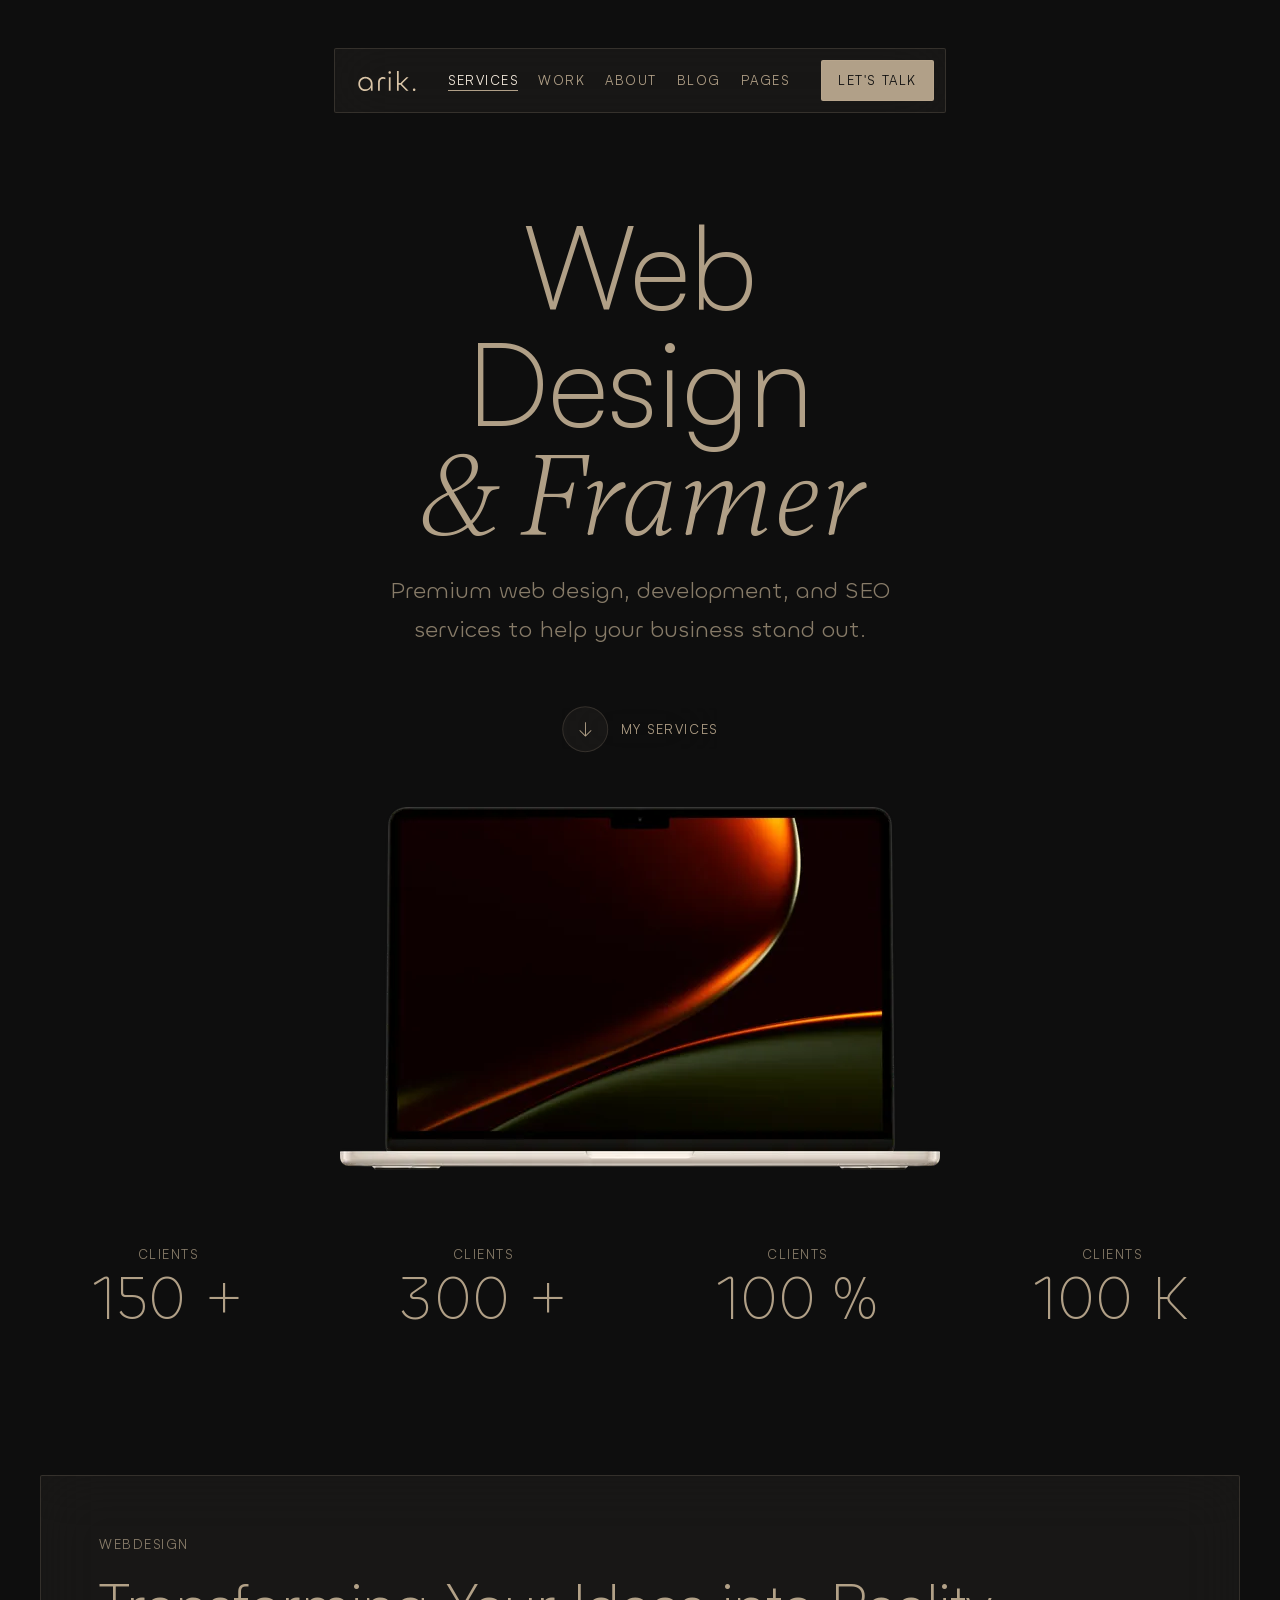
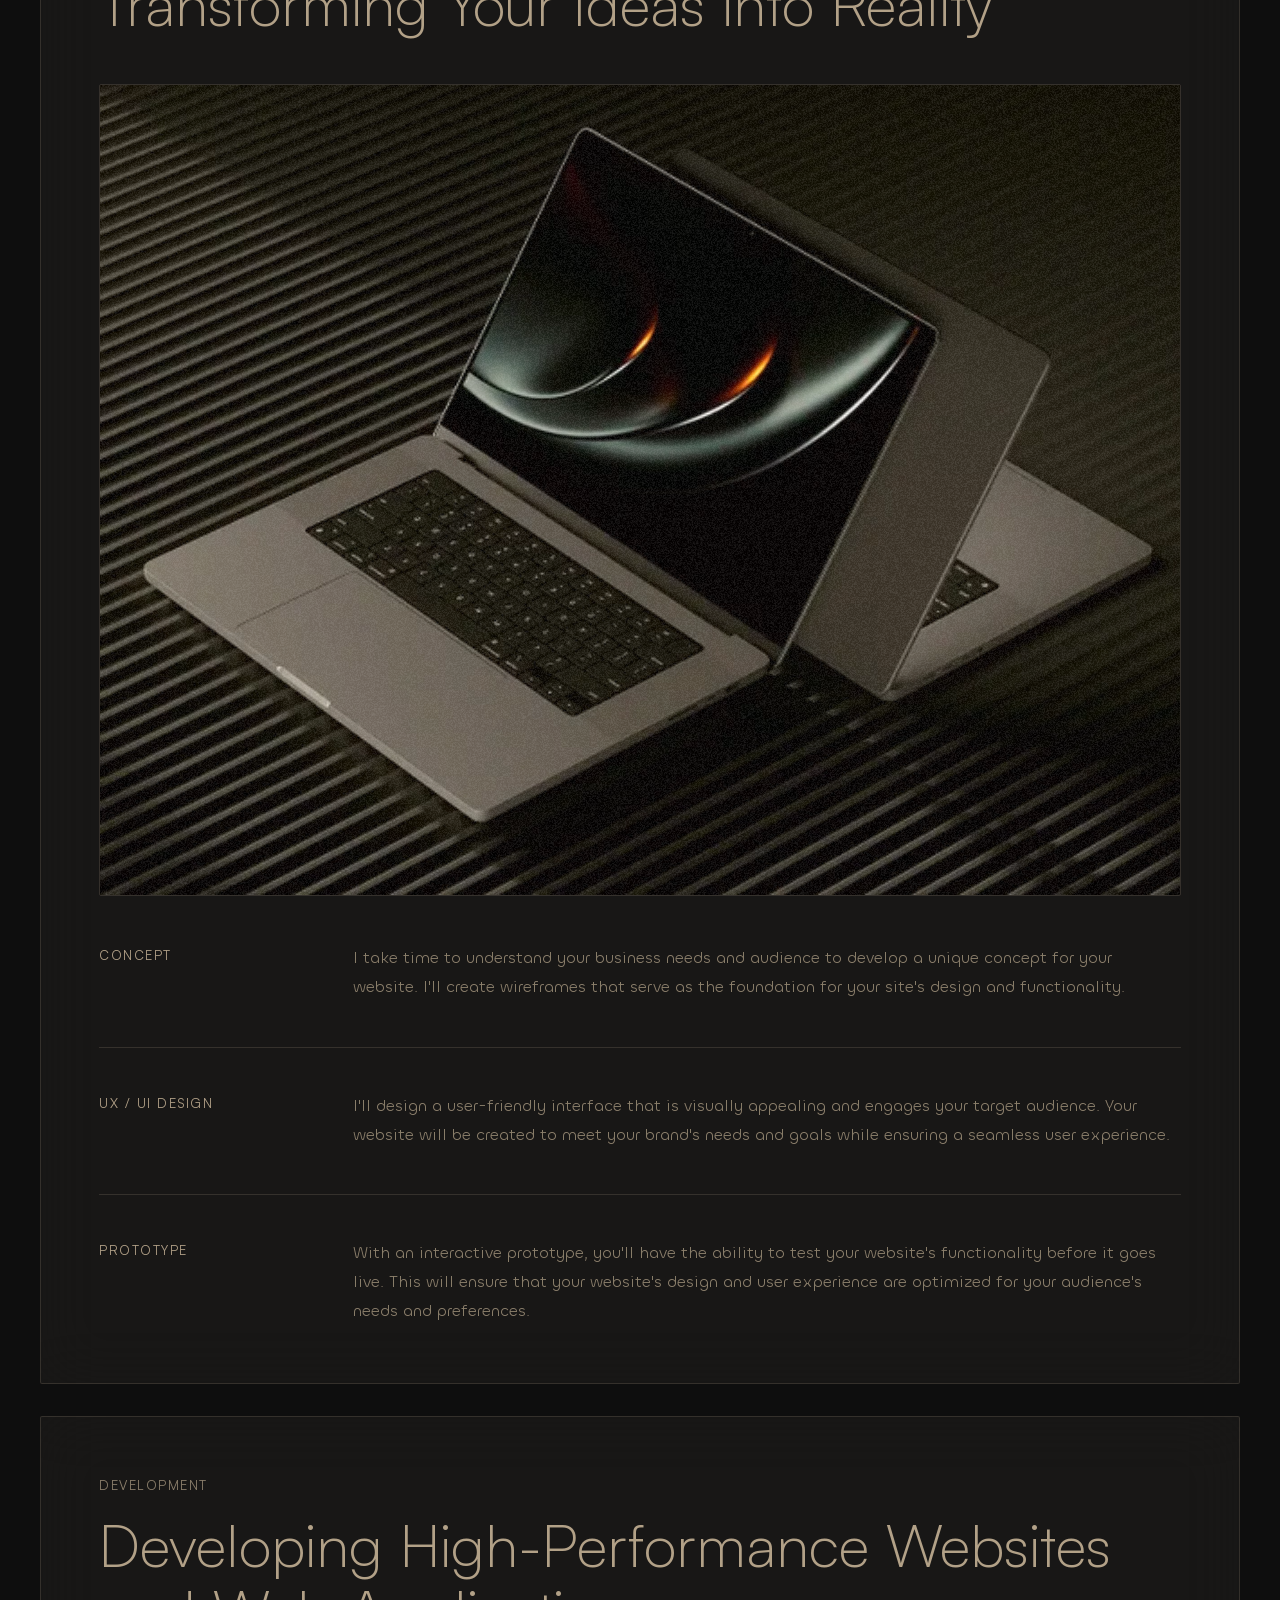
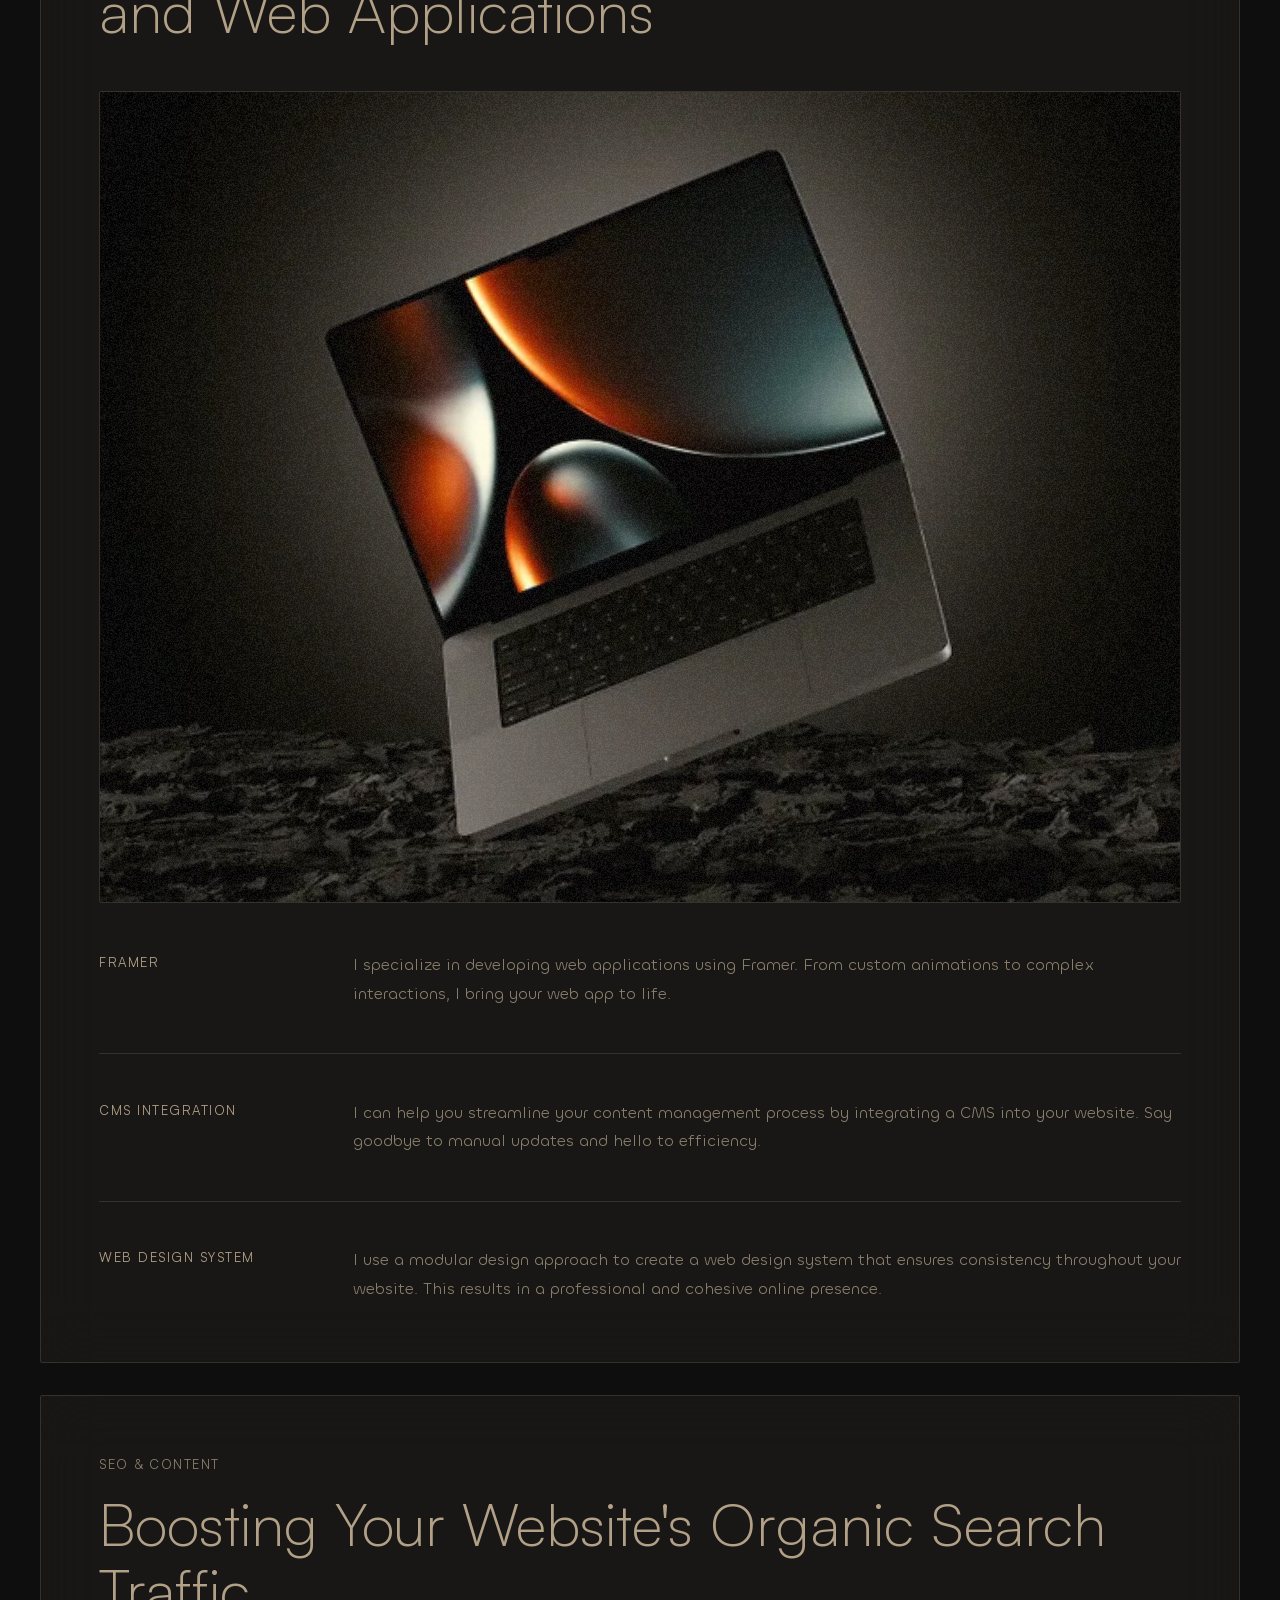
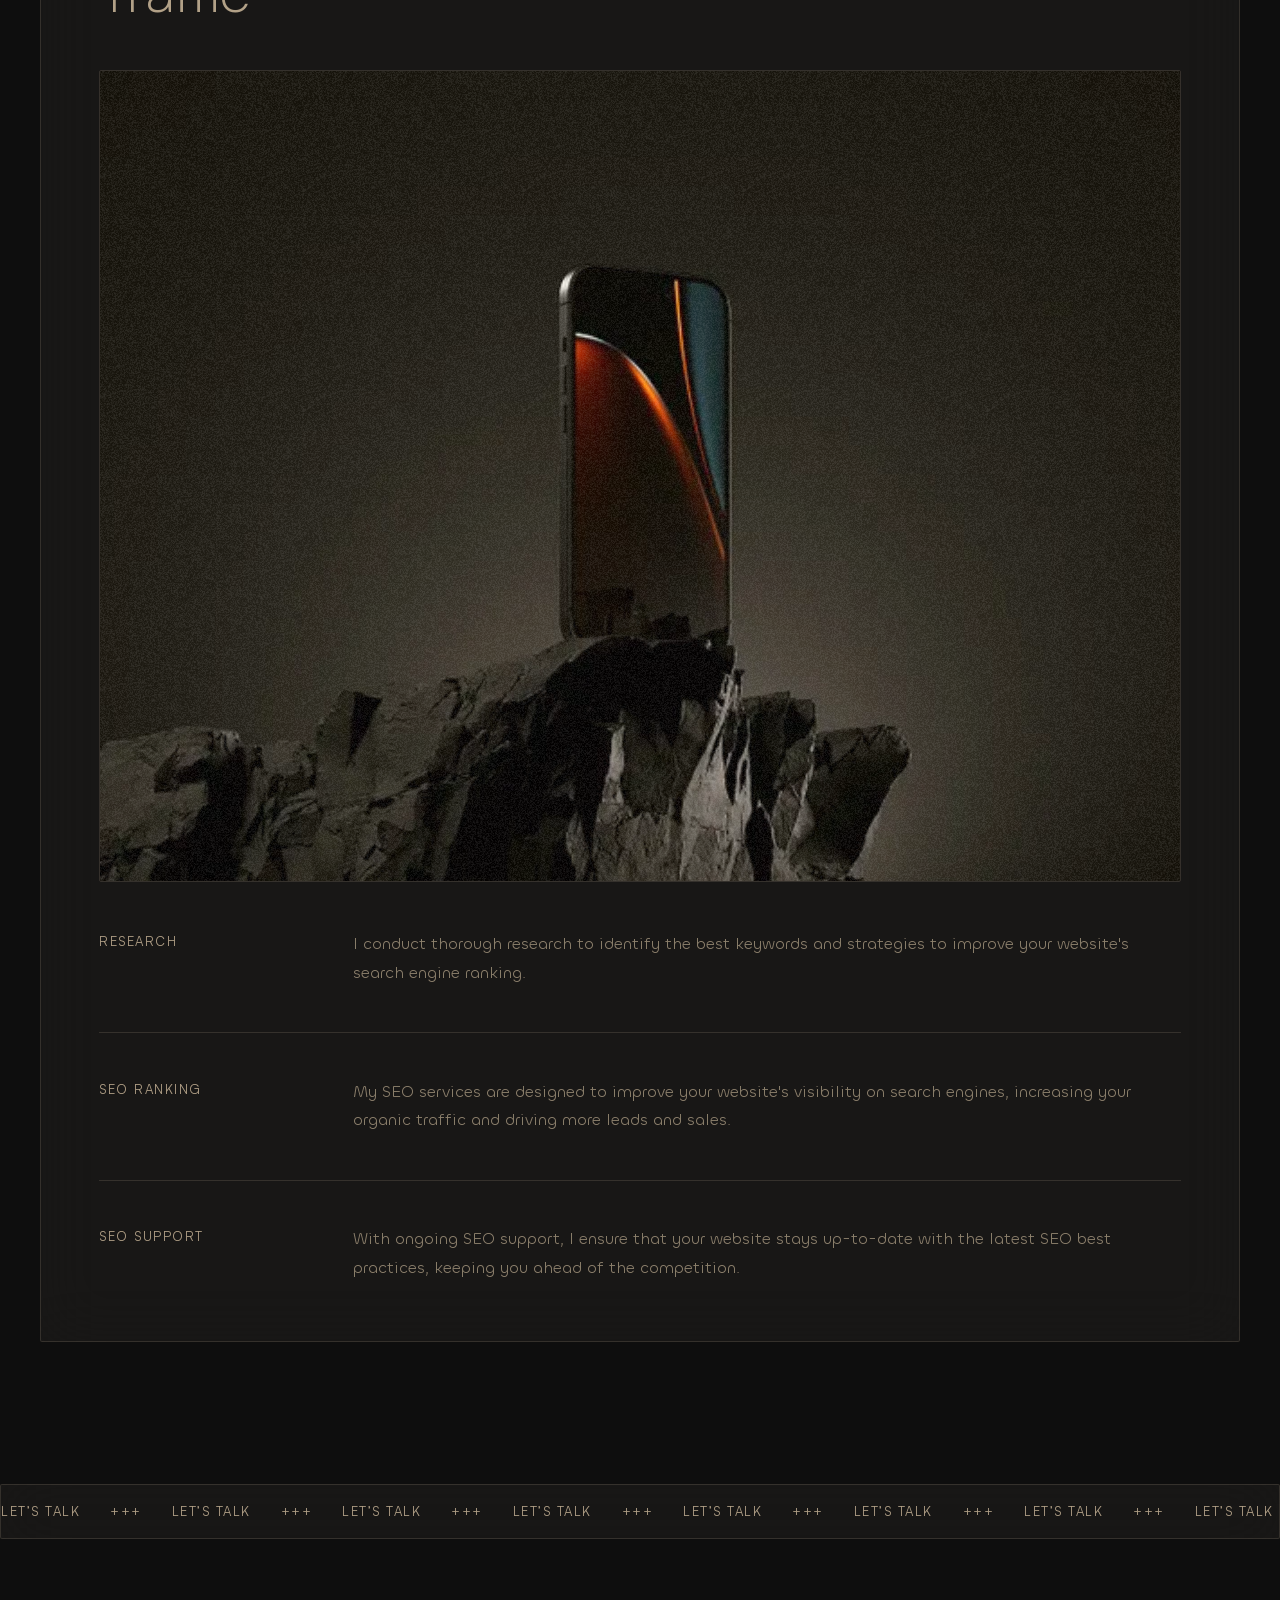
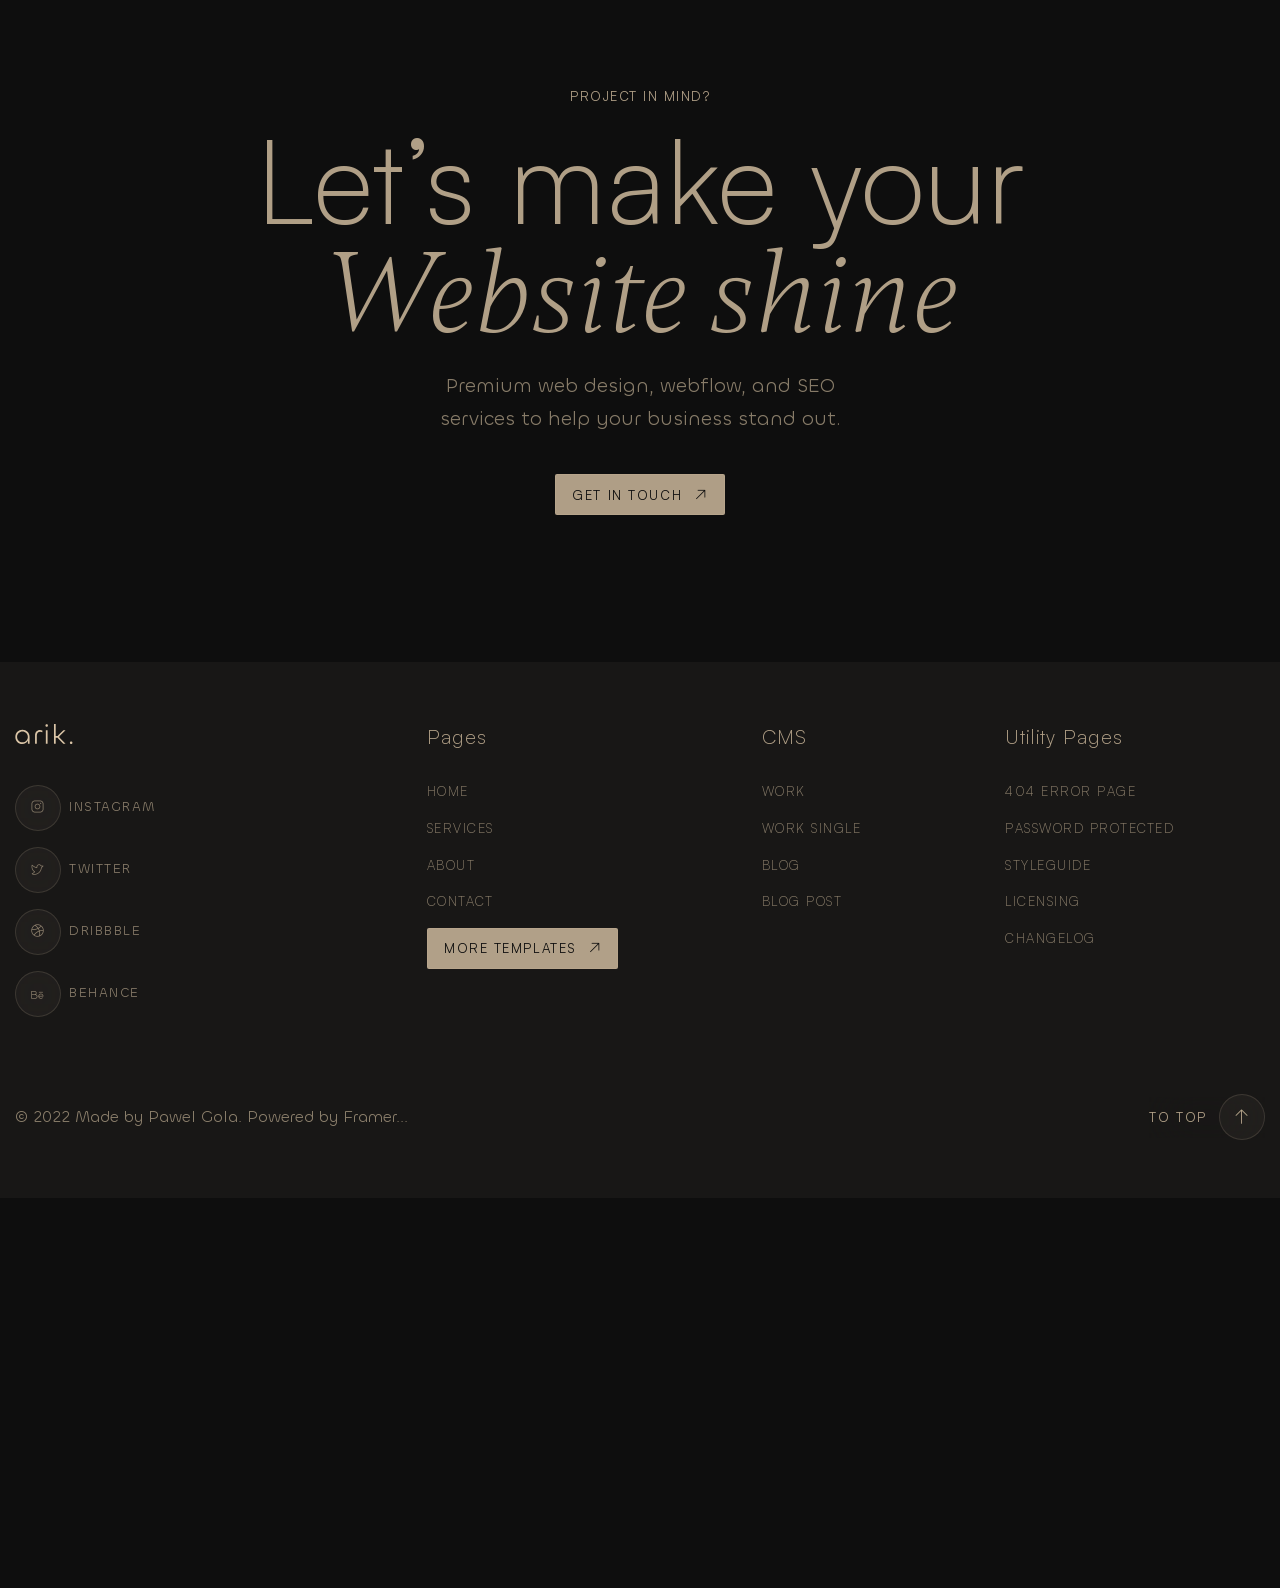
<file: services.html>
<!-- @format -->
<!doctype html>
<html lang="en">
	<head>
		<meta charset="UTF-8">
		<meta name="viewport" content="width=device-width, initial-scale=1.0">
		<link rel="preload" href="./assets/fonts/Satoshi-Regular.woff2" as="font" type="font/woff2" crossorigin="anonymous">
		<link rel="preload" href="./assets/fonts/Satoshi-Light.woff2" as="font" type="font/woff2" crossorigin="anonymous">
		<link rel="preload" href="./assets/fonts/Gambetta-LightItalic.woff2" as="font" type="font/woff2" crossorigin="anonymous">
		<link rel="preload" href="./assets/fonts/Chillax-Regular.woff2" as="font" type="font/woff2" crossorigin="anonymous">
		<link rel="preload" href="./assets/fonts/Chillax-Light.woff2" as="font" type="font/woff2" crossorigin="anonymous">
		<link rel="shortcut icon" href="./assets/img/favicon.ico?v=20261020">
		<title>Web Design Services | Arik</title>
		<meta name="description" content="Web design, Framer development, and search optimization services for responsive websites and web applications.">
		<script type="module" crossorigin="" src="./js/services.min.js?v=1763069227285"></script>
		<link rel="modulepreload" crossorigin="" href="./js/common.min.js?v=1763069227285">
		<link rel="modulepreload" crossorigin="" href="./js/main.min.js?v=1763069227285">
		<link rel="stylesheet" crossorigin="" href="./css/main.min.css?v=1763069227285">
		<link rel="stylesheet" crossorigin="" href="./css/services.min.css?v=1763069227285">
	</head>
	<body>
		<div class="wrapper">
			<!-- @format -->
			<header data-fls-header="" data-fls-header-scroll="100" data-fls-header-scroll-show="1000" class="header">
				<div class="header__container">
					<div class="header__body">
						<a href="index.html" class="header__link-logo">
							<img src="./assets/img/logo.svg" alt="Image" class="header__logo">
						</a>
						<div class="header__menu menu">
							<nav class="menu__body">
								<ul class="menu__list">
									<li class="menu__item">
										<a href="services" class="menu__link menu__link--active">Services</a>
									</li>
									<li class="menu__item">
										<a href="work" class="menu__link">Work</a>
									</li>
									<li class="menu__item">
										<a href="about" class="menu__link">About</a>
									</li>
									<li class="menu__item">
										<a href="blog" class="menu__link">Blog</a>
									</li>
									<li class="menu__item">
										<a href="#" class="menu__link">Pages</a>
									</li>
								</ul>
							</nav>
						</div>
						<!--
<fetch url="@components/layout/menu/menu.json">
<each loop='item in response'>
</each>
</fetch>
-->
						<a href="contacts" data-fls-button="" class="header__button button button--lite">Let's talk</a>
						<button type="button" data-fls-menu="" class="icon-menu">
							<span></span>
						</button>
					</div>
				</div>
			</header>
			<!-- @format -->
			<main class="page page--services">
				<section class="page__hero-services hero-services">
					<div class="hero-services__container">
						<div data-fls-blockhead="" class="hero-services__blockhead blockhead">
							<h1 class="blockhead__title">
								Web
								<br>
								Design
								<span>& Framer</span>
							</h1>
							<div class="blockhead__text blockhead__text--size-24">
								<p>
									Premium web design, development, and SEO services to help your
            business stand out.
								</p>
							</div>
						</div>
						<a href="#" data-fls-scrollto=".services" data-fls-scrollto-top="150" data-fls-button="" class="hero-services__button button button--text button--text-big button--icon-arrow button--arrow-d">My services</a>
						<picture>
							<source media="(max-width: 600px)" srcset="./assets/img/services/hero-image-600.webp" type="image/webp">
							<source media="(max-width: 1200px)" srcset="./assets/img/services/hero-image-1200.webp" type="image/webp">
							<img class="hero-services__image" alt="Hero Services Image" src="./assets/img/services/hero-image.webp">
						</picture>
					</div>
				</section>
				<div class="page__stats stats">
					<div class="stats__container">
						<article data-fls-watcher="" class="stats__item item-stats">
							<h5 class="item-stats__title">Clients</h5>
							<div class="item-stats__value">
								<span data-fls-digcounter="">150</span>
								+
							</div>
						</article>
						<article data-fls-watcher="" class="stats__item item-stats">
							<h5 class="item-stats__title">Clients</h5>
							<div class="item-stats__value">
								<span data-fls-digcounter="">300</span>
								+
							</div>
						</article>
						<article data-fls-watcher="" class="stats__item item-stats">
							<h5 class="item-stats__title">Clients</h5>
							<div class="item-stats__value">
								<span data-fls-digcounter="">100</span>
								%
							</div>
						</article>
						<article data-fls-watcher="" class="stats__item item-stats">
							<h5 class="item-stats__title">Clients</h5>
							<div class="item-stats__value">
								<span data-fls-digcounter="">100</span>
								K
							</div>
						</article>
					</div>
				</div>
				<section class="page__services services">
					<div class="services__container">
						<article data-fls-border="" class="services__item item-service">
							<div class="item-service__label">Webdesign</div>
							<h2 class="item-service__title">
								<a href="#" class="item-service__link-title">Transforming Your Ideas into Reality</a>
							</h2>
							<a href="#" class="item-service__link-image">
								<picture>
									<source media="(max-width: 600px)" srcset="./assets/img/work/01-600.webp" type="image/webp">
									<img class="item-service__image" alt="Image" src="./assets/img/work/01.webp">
								</picture>
							</a>
							<table class="item-service__table table-service">
								<tr data-fls-showmore="" class="table-service__row">
									<td class="table-service__label">Concept</td>
									<td class="table-service__content">
										<div data-fls-showmore-content="" class="table-service__text">
											<p>
												I take time to understand your business needs and audience
                    to develop a unique concept for your website. I'll create
                    wireframes that serve as the foundation for your site's
                    design and functionality.
											</p>
										</div>
										<button hidden data-fls-showmore-button="" type="button" class="table-service__button">
											<span>Show more</span>
											<span>Hide</span>
										</button>
									</td>
								</tr>
								<tr data-fls-showmore="" class="table-service__row">
									<td class="table-service__label">UX / Ui Design</td>
									<td class="table-service__content">
										<div data-fls-showmore-content="" class="table-service__text">
											<p>
												I'll design a user-friendly interface that is visually
                    appealing and engages your target audience. Your website
                    will be created to meet your brand's needs and goals while
                    ensuring a seamless user experience.
											</p>
										</div>
										<button hidden data-fls-showmore-button="" type="button" class="table-service__button">
											<span>Show more</span>
											<span>Hide</span>
										</button>
									</td>
								</tr>
								<tr data-fls-showmore="" class="table-service__row">
									<td class="table-service__label">Prototype</td>
									<td class="table-service__content">
										<div data-fls-showmore-content="" class="table-service__text">
											<p>
												With an interactive prototype, you'll have the ability to
                    test your website's functionality before it goes live. This
                    will ensure that your website's design and user experience
                    are optimized for your audience's needs and preferences.
											</p>
										</div>
										<button hidden data-fls-showmore-button="" type="button" class="table-service__button">
											<span>Show more</span>
											<span>Hide</span>
										</button>
									</td>
								</tr>
							</table>
						</article>
						<article data-fls-border="" class="services__item item-service">
							<div class="item-service__label">Development</div>
							<h2 class="item-service__title">
								<a href="#" class="item-service__link-title">Developing High-Performance Websites and Web Applications</a>
							</h2>
							<a href="#" class="item-service__link-image">
								<picture>
									<source media="(max-width: 600px)" srcset="./assets/img/work/04-600.webp" type="image/webp">
									<img class="item-service__image" alt="Image" src="./assets/img/work/04.webp">
								</picture>
							</a>
							<table class="item-service__table table-service">
								<tr data-fls-showmore="" class="table-service__row">
									<td class="table-service__label">Framer</td>
									<td class="table-service__content">
										<div data-fls-showmore-content="" class="table-service__text">
											<p>
												I specialize in developing web applications using Framer.
                    From custom animations to complex interactions, I bring your
                    web app to life.
											</p>
										</div>
										<button hidden data-fls-showmore-button="" type="button" class="table-service__button">
											<span>Show more</span>
											<span>Hide</span>
										</button>
									</td>
								</tr>
								<tr data-fls-showmore="" class="table-service__row">
									<td class="table-service__label">CMS integration</td>
									<td class="table-service__content">
										<div data-fls-showmore-content="" class="table-service__text">
											<p>
												I can help you streamline your content management process by
                    integrating a CMS into your website. Say goodbye to manual
                    updates and hello to efficiency.
											</p>
										</div>
										<button hidden data-fls-showmore-button="" type="button" class="table-service__button">
											<span>Show more</span>
											<span>Hide</span>
										</button>
									</td>
								</tr>
								<tr data-fls-showmore="" class="table-service__row">
									<td class="table-service__label">Web design system</td>
									<td class="table-service__content">
										<div data-fls-showmore-content="" class="table-service__text">
											<p>
												I use a modular design approach to create a web design
                    system that ensures consistency throughout your website.
                    This results in a professional and cohesive online presence.
											</p>
										</div>
										<button hidden data-fls-showmore-button="" type="button" class="table-service__button">
											<span>Show more</span>
											<span>Hide</span>
										</button>
									</td>
								</tr>
							</table>
						</article>
						<article data-fls-border="" class="services__item item-service">
							<div class="item-service__label">SEO & Content</div>
							<h2 class="item-service__title">
								<a href="#" class="item-service__link-title">Boosting Your Website's Organic Search Traffic</a>
							</h2>
							<a href="#" class="item-service__link-image">
								<picture>
									<source media="(max-width: 600px)" srcset="./assets/img/work/03-600.webp" type="image/webp">
									<img class="item-service__image" alt="Image" src="./assets/img/work/03.webp">
								</picture>
							</a>
							<table class="item-service__table table-service">
								<tr data-fls-showmore="" class="table-service__row">
									<td class="table-service__label">Research</td>
									<td class="table-service__content">
										<div data-fls-showmore-content="" class="table-service__text">
											<p>
												I conduct thorough research to identify the best keywords
                    and strategies to improve your website's search engine
                    ranking.
											</p>
										</div>
										<button hidden data-fls-showmore-button="" type="button" class="table-service__button">
											<span>Show more</span>
											<span>Hide</span>
										</button>
									</td>
								</tr>
								<tr data-fls-showmore="" class="table-service__row">
									<td class="table-service__label">SEO ranking</td>
									<td class="table-service__content">
										<div data-fls-showmore-content="" class="table-service__text">
											<p>
												My SEO services are designed to improve your website's
                    visibility on search engines, increasing your organic
                    traffic and driving more leads and sales.
											</p>
										</div>
										<button hidden data-fls-showmore-button="" type="button" class="table-service__button">
											<span>Show more</span>
											<span>Hide</span>
										</button>
									</td>
								</tr>
								<tr data-fls-showmore="" class="table-service__row">
									<td class="table-service__label">SEO support</td>
									<td class="table-service__content">
										<div data-fls-showmore-content="" class="table-service__text">
											<p>
												With ongoing SEO support, I ensure that your website stays
                    up-to-date with the latest SEO best practices, keeping you
                    ahead of the competition.
											</p>
										</div>
										<button hidden data-fls-showmore-button="" type="button" class="table-service__button">
											<span>Show more</span>
											<span>Hide</span>
										</button>
									</td>
								</tr>
							</table>
						</article>
					</div>
				</section>
			</main>
			<!-- @format -->
			<aside data-fls-letstalk="" class="lets-talk">
				<div data-fls-border="" data-fls-marquee="" data-fls-marquee-speed="100" class="lets-talk__line line-talk">
					<div class="line-talk__item">Let’s talk</div>
					<div class="line-talk__item">+++</div>
				</div>
				<section class="lets-talk__body">
					<div class="lets-talk__container">
						<div data-fls-blockhead="" class="blockhead blockhead--gap-8">
							<span data-fls-watcher="" data-fls-watcher-once="" class="blockhead__label">Project in mind?</span>
							<h2 data-fls-watcher="" data-fls-watcher-once="" class="blockhead__title">
								Let’s make your
								<span>Website shine</span>
							</h2>
							<div data-fls-watcher="" data-fls-watcher-once="" class="blockhead__text">
								<p>
									Premium web design, webflow, and SEO services to help your business
            stand out.
								</p>
							</div>
							<div data-fls-watcher="" data-fls-watcher-once="" class="blockhead__footer">
								<a href="#" data-fls-button="" class="blockhead__button button button--icon button--lite button--icon-arrow button--arrow-ru">Get in touch</a>
							</div>
						</div>
					</div>
				</section>
			</aside>
			<!-- @format -->
			<footer data-fls-footer="" class="footer">
				<div class="footer__container">
					<div class="footer__body body-footer">
						<div class="body-footer__content content-footer">
							<a href="#" class="content-footer__link-logo">
								<img src="./assets/img/logo.svg" alt="Logo" class="content-footer__logo">
							</a>
							<ul data-fls-social="" class="content-footer__social social social--text">
								<li class="social__item">
									<a href="#" target="_blank" class="social__link social__link--icon-s-inst">Instagram</a>
								</li>
								<li class="social__item">
									<a href="#" target="_blank" class="social__link social__link--icon-s-twit">Twitter</a>
								</li>
								<li class="social__item">
									<a href="#" target="_blank" class="social__link social__link--icon-s-drb">Dribbble</a>
								</li>
								<li class="social__item">
									<a href="#" target="_blank" class="social__link social__link--icon-s-beh">Behance</a>
								</li>
							</ul>
						</div>
						<div data-fls-spollers="500" class="body-footer__menus">
							<details class="body-footer__menu">
								<summary>
									<h5 class="body-footer__title">Pages</h5>
								</summary>
								<ul class="body-footer__list">
									<li class="body-footer__item">
										<a href="#" class="body-footer__link">Home</a>
									</li>
									<li class="body-footer__item">
										<a href="#" class="body-footer__link">Services</a>
									</li>
									<li class="body-footer__item">
										<a href="#" class="body-footer__link">About</a>
									</li>
									<li class="body-footer__item">
										<a href="#" class="body-footer__link">Contact</a>
									</li>
									<li class="body-footer__item">
										<a href="#" data-fls-button="" class="body-footer__button button button--icon button--lite button--icon-arrow button--arrow-ru">More Templates</a>
									</li>
								</ul>
							</details>
							<details class="body-footer__menu">
								<summary>
									<h5 class="body-footer__title">CMS</h5>
								</summary>
								<ul class="body-footer__list">
									<li class="body-footer__item">
										<a href="#" class="body-footer__link">Work</a>
									</li>
									<li class="body-footer__item">
										<a href="#" class="body-footer__link">Work Single</a>
									</li>
									<li class="body-footer__item">
										<a href="#" class="body-footer__link">Blog</a>
									</li>
									<li class="body-footer__item">
										<a href="#" class="body-footer__link">Blog Post</a>
									</li>
								</ul>
							</details>
							<details class="body-footer__menu">
								<summary>
									<h5 class="body-footer__title">Utility Pages</h5>
								</summary>
								<ul class="body-footer__list">
									<li class="body-footer__item">
										<a href="#" class="body-footer__link">404 Error Page</a>
									</li>
									<li class="body-footer__item">
										<a href="#" class="body-footer__link">Password Protected</a>
									</li>
									<li class="body-footer__item">
										<a href="#" class="body-footer__link">Styleguide</a>
									</li>
									<li class="body-footer__item">
										<a href="#" class="body-footer__link">Licensing</a>
									</li>
									<li class="body-footer__item">
										<a href="#" class="body-footer__link">Changelog</a>
									</li>
								</ul>
							</details>
						</div>
					</div>
					<div class="footer__bottom bottom-footer">
						<div class="bottom-footer__copy">© 2022 Made by Pawel Gola. Powered by Framer...</div>
						<a href="#" data-fls-scrollto="main" data-fls-button="" class="bottom-footer__button button button--text button--text-big button--text-rev button--icon-arrow">To top</a>
					</div>
				</div>
			</footer>
		</div>
	</body>
</html>
</file>
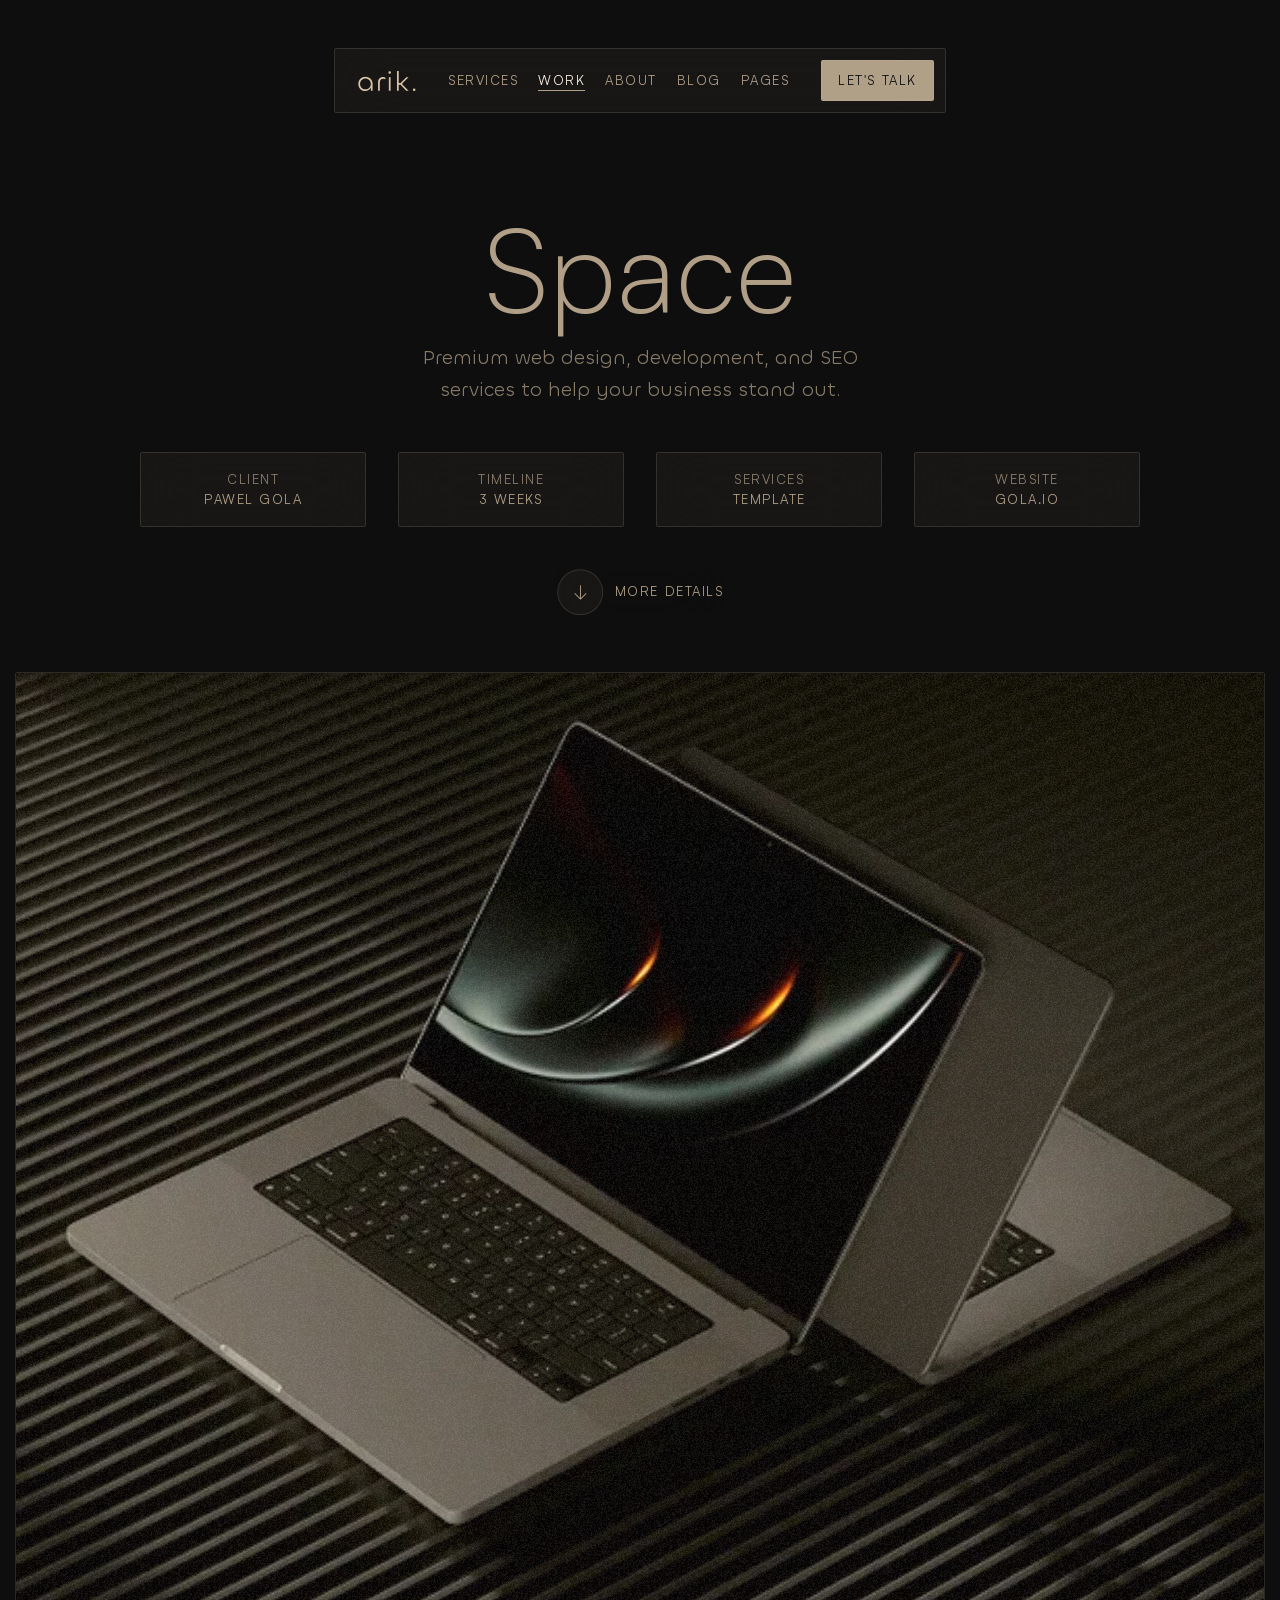
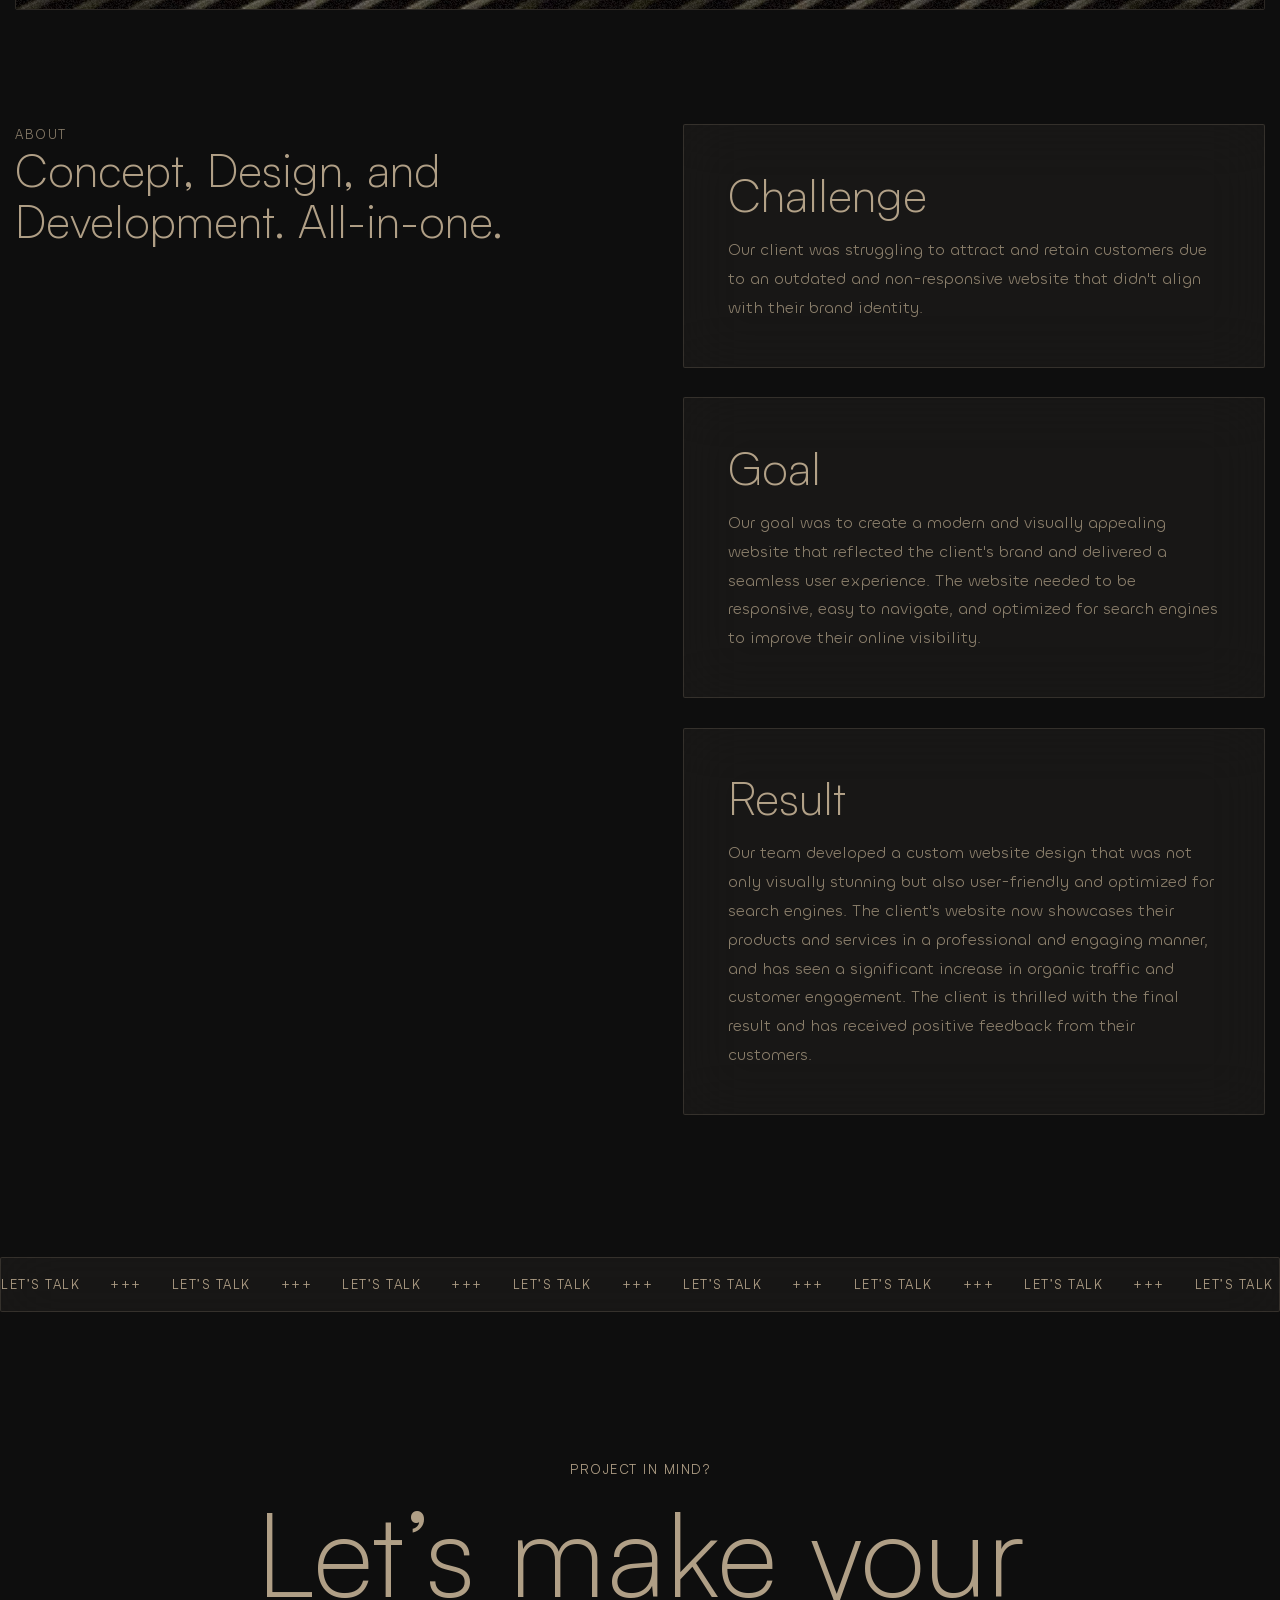
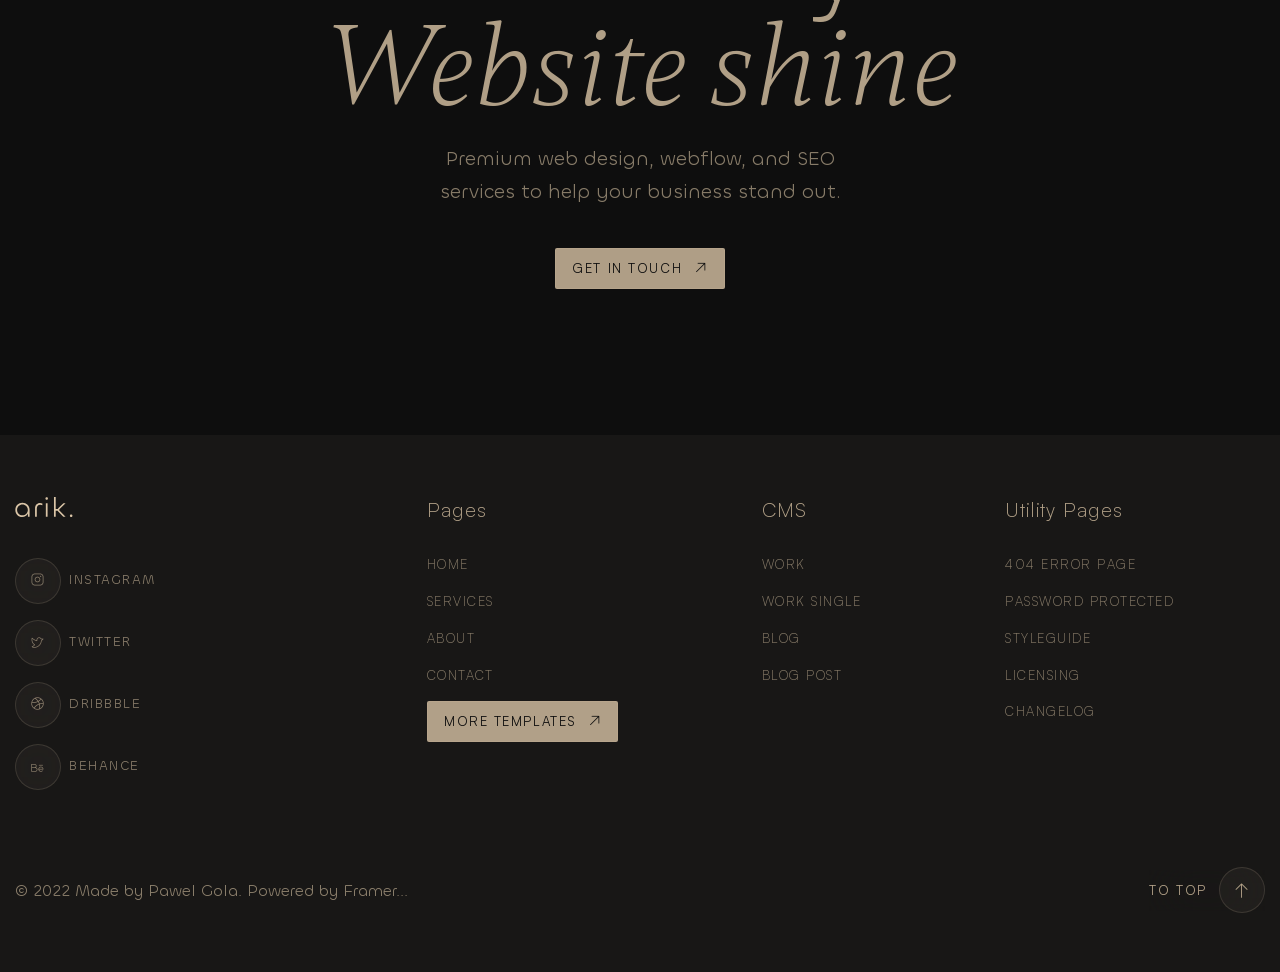
<file: singlework.html>
<!doctype html>
<html lang="en">
	<head>
		<meta charset="UTF-8">
		<meta name="viewport" content="width=device-width, initial-scale=1.0">
		<link rel="preload" href="./assets/fonts/Satoshi-Regular.woff2" as="font" type="font/woff2" crossorigin="anonymous">
		<link rel="preload" href="./assets/fonts/Satoshi-Light.woff2" as="font" type="font/woff2" crossorigin="anonymous">
		<link rel="preload" href="./assets/fonts/Gambetta-LightItalic.woff2" as="font" type="font/woff2" crossorigin="anonymous">
		<link rel="preload" href="./assets/fonts/Chillax-Regular.woff2" as="font" type="font/woff2" crossorigin="anonymous">
		<link rel="preload" href="./assets/fonts/Chillax-Light.woff2" as="font" type="font/woff2" crossorigin="anonymous">
		<link rel="shortcut icon" href="./assets/img/favicon.ico?v=20261020">
		<title>Project Details | Arik</title>
		<meta name="description" content="Explore the Space website concept, with project details covering its design and development.">
		<script type="module" crossorigin="" src="./js/common.min.js?v=1763069227283"></script>
		<script type="module" crossorigin="" src="./js/main.min.js?v=1763069227283"></script>
		<link rel="stylesheet" crossorigin="" href="./css/main.min.css?v=1763069227283">
		<link rel="stylesheet" crossorigin="" href="./css/singlework.min.css?v=1763069227283">
		<link rel="stylesheet" crossorigin="" href="./css/title.min.css?v=1763069227283">
		<link rel="stylesheet" crossorigin="" href="./css/label.min.css?v=1763069227283">
	</head>
	<body>
		<div class="wrapper">
			<!-- @format -->
			<header data-fls-header="" data-fls-header-scroll="100" data-fls-header-scroll-show="1000" class="header">
				<div class="header__container">
					<div class="header__body">
						<a href="index.html" class="header__link-logo">
							<img src="./assets/img/logo.svg" alt="Image" class="header__logo">
						</a>
						<div class="header__menu menu">
							<nav class="menu__body">
								<ul class="menu__list">
									<li class="menu__item">
										<a href="services" class="menu__link">Services</a>
									</li>
									<li class="menu__item">
										<a href="work" class="menu__link menu__link--active">Work</a>
									</li>
									<li class="menu__item">
										<a href="about" class="menu__link">About</a>
									</li>
									<li class="menu__item">
										<a href="blog" class="menu__link">Blog</a>
									</li>
									<li class="menu__item">
										<a href="#" class="menu__link">Pages</a>
									</li>
								</ul>
							</nav>
						</div>
						<!--
<fetch url="@components/layout/menu/menu.json">
<each loop='item in response'>
</each>
</fetch>
-->
						<a href="contacts" data-fls-button="" class="header__button button button--lite">Let's talk</a>
						<button type="button" data-fls-menu="" class="icon-menu">
							<span></span>
						</button>
					</div>
				</div>
			</header>
			<!-- @format -->
			<main class="page page--singlework singlework">
				<section class="singlework__hero hero-singlework">
					<div class="hero-singlework__container">
						<div data-fls-blockhead="" class="hero-singlework__blockhead blockhead">
							<h1 class="blockhead__title">Space</h1>
							<div class="blockhead__text">
								<p>
									Premium web design, development, and SEO services to help your
            business stand out.
								</p>
							</div>
						</div>
						<div class="hero-singlework__info info-singlework">
							<div data-fls-border="" data-fls-label="" class="info-singlework__item">
								<div class="info-singlework__label">Client</div>
								<div class="info-singlework__value">Pawel Gola</div>
							</div>
							<div data-fls-border="" data-fls-label="" class="info-singlework__item">
								<div class="info-singlework__label">Timeline</div>
								<div class="info-singlework__value">3 Weeks</div>
							</div>
							<div data-fls-border="" data-fls-label="" class="info-singlework__item">
								<div class="info-singlework__label">Services</div>
								<div class="info-singlework__value">Template</div>
							</div>
							<div data-fls-border="" data-fls-label="" class="info-singlework__item">
								<div class="info-singlework__label">Website</div>
								<div class="info-singlework__value">gola.io</div>
							</div>
						</div>
						<a href="#" data-fls-scrollto=".body-singlework" data-fls-scrollto-top="150" data-fls-button="" class="hero-singlework__button button button--text button--text-big button--icon-arrow button--arrow-d">More details</a>
					</div>
				</section>
				<div class="singlework__project project-singlework">
					<div class="project-singlework__container">
						<figure class="project-singlework__picture">
							<picture>
								<source media="(max-width: 600px)" srcset="./assets/img/work/01-600.webp" type="image/webp">
								<img class="project-singlework__image" alt="Image" src="./assets/img/work/01.webp">
							</picture>
						</figure>
					</div>
				</div>
				<section class="singlework__body body-singlework">
					<div class="body-singlework__container">
						<div class="body-singlework__content">
							<div data-fls-label="" class="body-singlework__label">About</div>
							<h2 data-fls-title="" class="body-singlework__title">Concept, Design, and Development. All-in-one.</h2>
						</div>
						<div class="body-singlework__items">
							<article data-fls-border="" class="body-singlework__item item-body-singlework">
								<h4 data-fls-title="" class="item-body-singlework__title">Challenge</h4>
								<div class="item-body-singlework__text">
									<p>
										Our client was struggling to attract and retain customers due to
              an outdated and non-responsive website that didn't align with
              their brand identity.
									</p>
								</div>
							</article>
							<article data-fls-border="" class="body-singlework__item item-body-singlework">
								<h4 data-fls-title="" class="item-body-singlework__title">Goal</h4>
								<div class="item-body-singlework__text">
									<p>
										Our goal was to create a modern and visually appealing website
              that reflected the client's brand and delivered a seamless user
              experience. The website needed to be responsive, easy to navigate,
              and optimized for search engines to improve their online
              visibility.
									</p>
								</div>
							</article>
							<article data-fls-border="" class="body-singlework__item item-body-singlework">
								<h4 data-fls-title="" class="item-body-singlework__title">Result</h4>
								<div class="item-body-singlework__text">
									<p>
										Our team developed a custom website design that was not only
              visually stunning but also user-friendly and optimized for search
              engines. The client's website now showcases their products and
              services in a professional and engaging manner, and has seen a
              significant increase in organic traffic and customer engagement.
              The client is thrilled with the final result and has received
              positive feedback from their customers.
									</p>
								</div>
							</article>
						</div>
					</div>
				</section>
			</main>
			<!-- @format -->
			<aside data-fls-letstalk="" class="lets-talk">
				<div data-fls-border="" data-fls-marquee="" data-fls-marquee-speed="100" class="lets-talk__line line-talk">
					<div class="line-talk__item">Let’s talk</div>
					<div class="line-talk__item">+++</div>
				</div>
				<section class="lets-talk__body">
					<div class="lets-talk__container">
						<div data-fls-blockhead="" class="blockhead blockhead--gap-8">
							<span data-fls-watcher="" data-fls-watcher-once="" class="blockhead__label">Project in mind?</span>
							<h2 data-fls-watcher="" data-fls-watcher-once="" class="blockhead__title">
								Let’s make your
								<span>Website shine</span>
							</h2>
							<div data-fls-watcher="" data-fls-watcher-once="" class="blockhead__text">
								<p>
									Premium web design, webflow, and SEO services to help your business
            stand out.
								</p>
							</div>
							<div data-fls-watcher="" data-fls-watcher-once="" class="blockhead__footer">
								<a href="#" data-fls-button="" class="blockhead__button button button--icon button--lite button--icon-arrow button--arrow-ru">Get in touch</a>
							</div>
						</div>
					</div>
				</section>
			</aside>
			<!-- @format -->
			<footer data-fls-footer="" class="footer">
				<div class="footer__container">
					<div class="footer__body body-footer">
						<div class="body-footer__content content-footer">
							<a href="#" class="content-footer__link-logo">
								<img src="./assets/img/logo.svg" alt="Logo" class="content-footer__logo">
							</a>
							<ul data-fls-social="" class="content-footer__social social social--text">
								<li class="social__item">
									<a href="#" target="_blank" class="social__link social__link--icon-s-inst">Instagram</a>
								</li>
								<li class="social__item">
									<a href="#" target="_blank" class="social__link social__link--icon-s-twit">Twitter</a>
								</li>
								<li class="social__item">
									<a href="#" target="_blank" class="social__link social__link--icon-s-drb">Dribbble</a>
								</li>
								<li class="social__item">
									<a href="#" target="_blank" class="social__link social__link--icon-s-beh">Behance</a>
								</li>
							</ul>
						</div>
						<div data-fls-spollers="500" class="body-footer__menus">
							<details class="body-footer__menu">
								<summary>
									<h5 class="body-footer__title">Pages</h5>
								</summary>
								<ul class="body-footer__list">
									<li class="body-footer__item">
										<a href="#" class="body-footer__link">Home</a>
									</li>
									<li class="body-footer__item">
										<a href="#" class="body-footer__link">Services</a>
									</li>
									<li class="body-footer__item">
										<a href="#" class="body-footer__link">About</a>
									</li>
									<li class="body-footer__item">
										<a href="#" class="body-footer__link">Contact</a>
									</li>
									<li class="body-footer__item">
										<a href="#" data-fls-button="" class="body-footer__button button button--icon button--lite button--icon-arrow button--arrow-ru">More Templates</a>
									</li>
								</ul>
							</details>
							<details class="body-footer__menu">
								<summary>
									<h5 class="body-footer__title">CMS</h5>
								</summary>
								<ul class="body-footer__list">
									<li class="body-footer__item">
										<a href="#" class="body-footer__link">Work</a>
									</li>
									<li class="body-footer__item">
										<a href="#" class="body-footer__link">Work Single</a>
									</li>
									<li class="body-footer__item">
										<a href="#" class="body-footer__link">Blog</a>
									</li>
									<li class="body-footer__item">
										<a href="#" class="body-footer__link">Blog Post</a>
									</li>
								</ul>
							</details>
							<details class="body-footer__menu">
								<summary>
									<h5 class="body-footer__title">Utility Pages</h5>
								</summary>
								<ul class="body-footer__list">
									<li class="body-footer__item">
										<a href="#" class="body-footer__link">404 Error Page</a>
									</li>
									<li class="body-footer__item">
										<a href="#" class="body-footer__link">Password Protected</a>
									</li>
									<li class="body-footer__item">
										<a href="#" class="body-footer__link">Styleguide</a>
									</li>
									<li class="body-footer__item">
										<a href="#" class="body-footer__link">Licensing</a>
									</li>
									<li class="body-footer__item">
										<a href="#" class="body-footer__link">Changelog</a>
									</li>
								</ul>
							</details>
						</div>
					</div>
					<div class="footer__bottom bottom-footer">
						<div class="bottom-footer__copy">© 2022 Made by Pawel Gola. Powered by Framer...</div>
						<a href="#" data-fls-scrollto="main" data-fls-button="" class="bottom-footer__button button button--text button--text-big button--text-rev button--icon-arrow">To top</a>
					</div>
				</div>
			</footer>
		</div>
	</body>
</html>
</file>
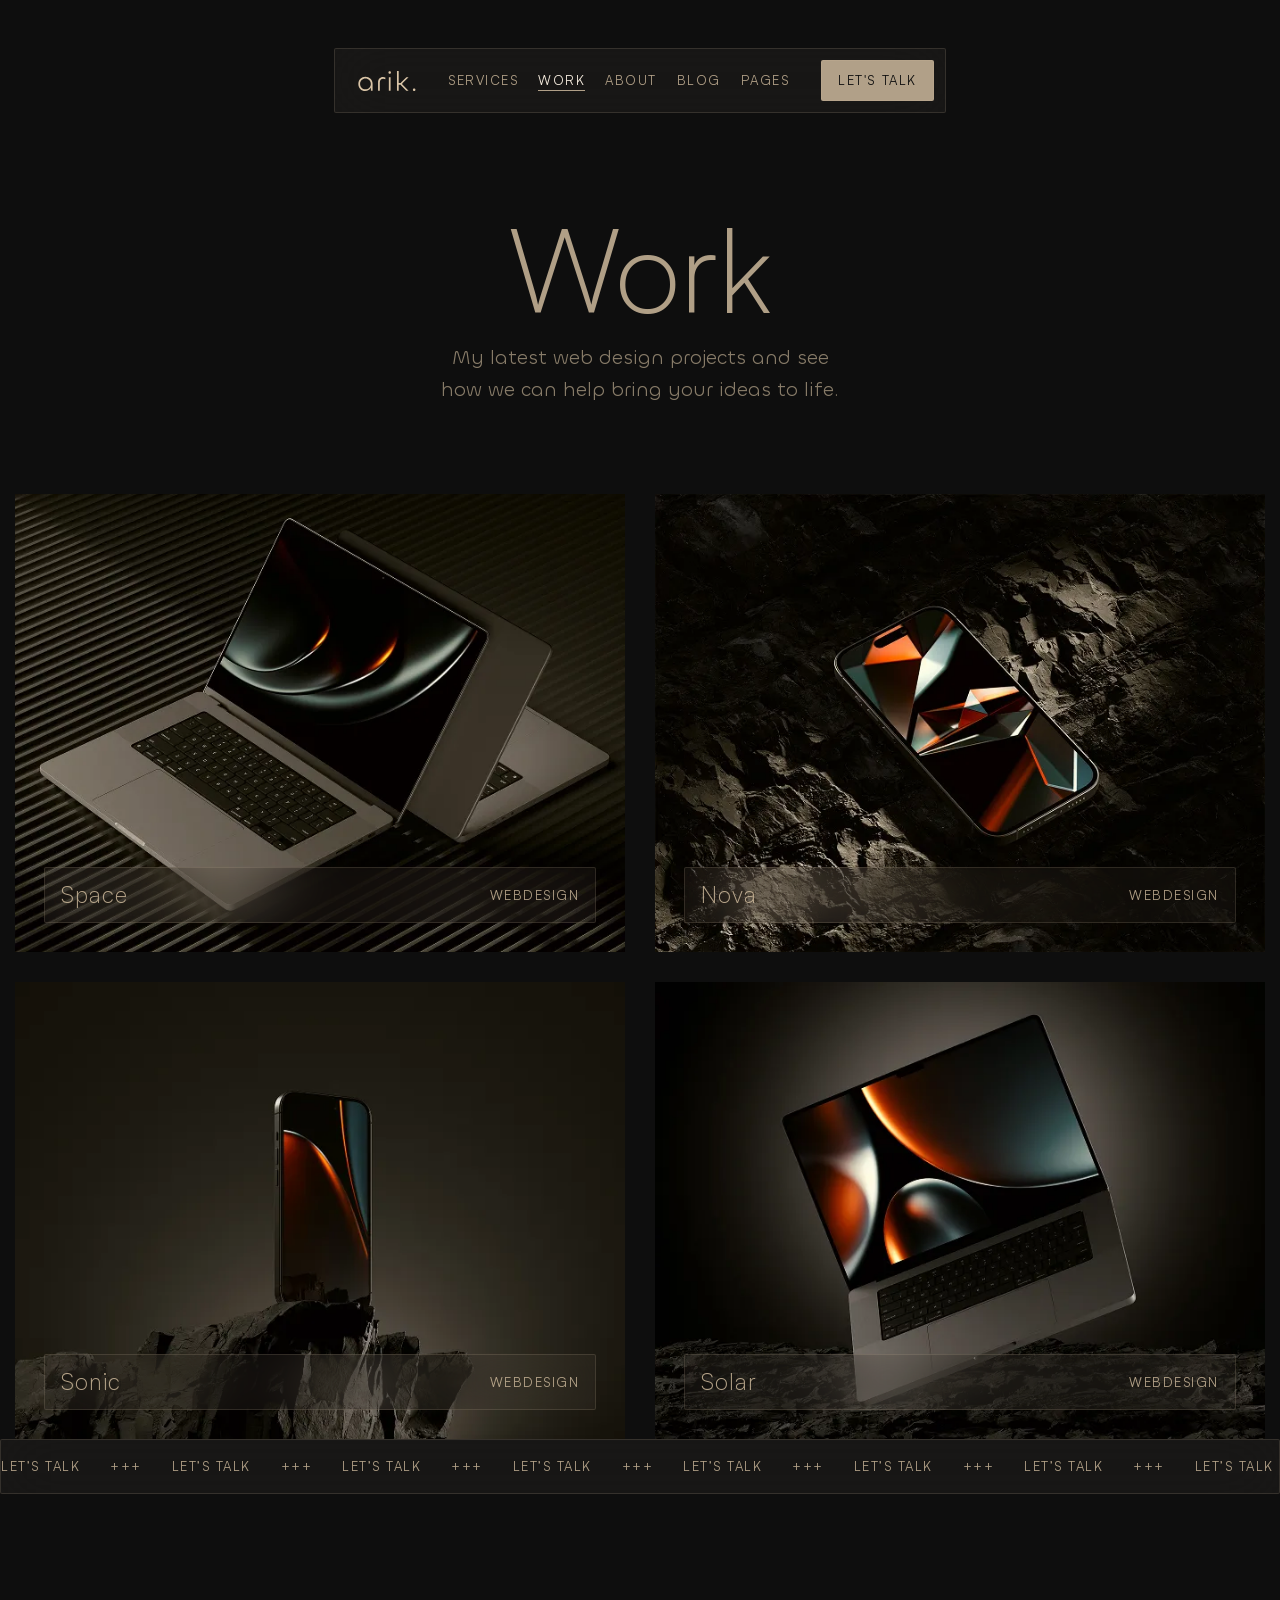
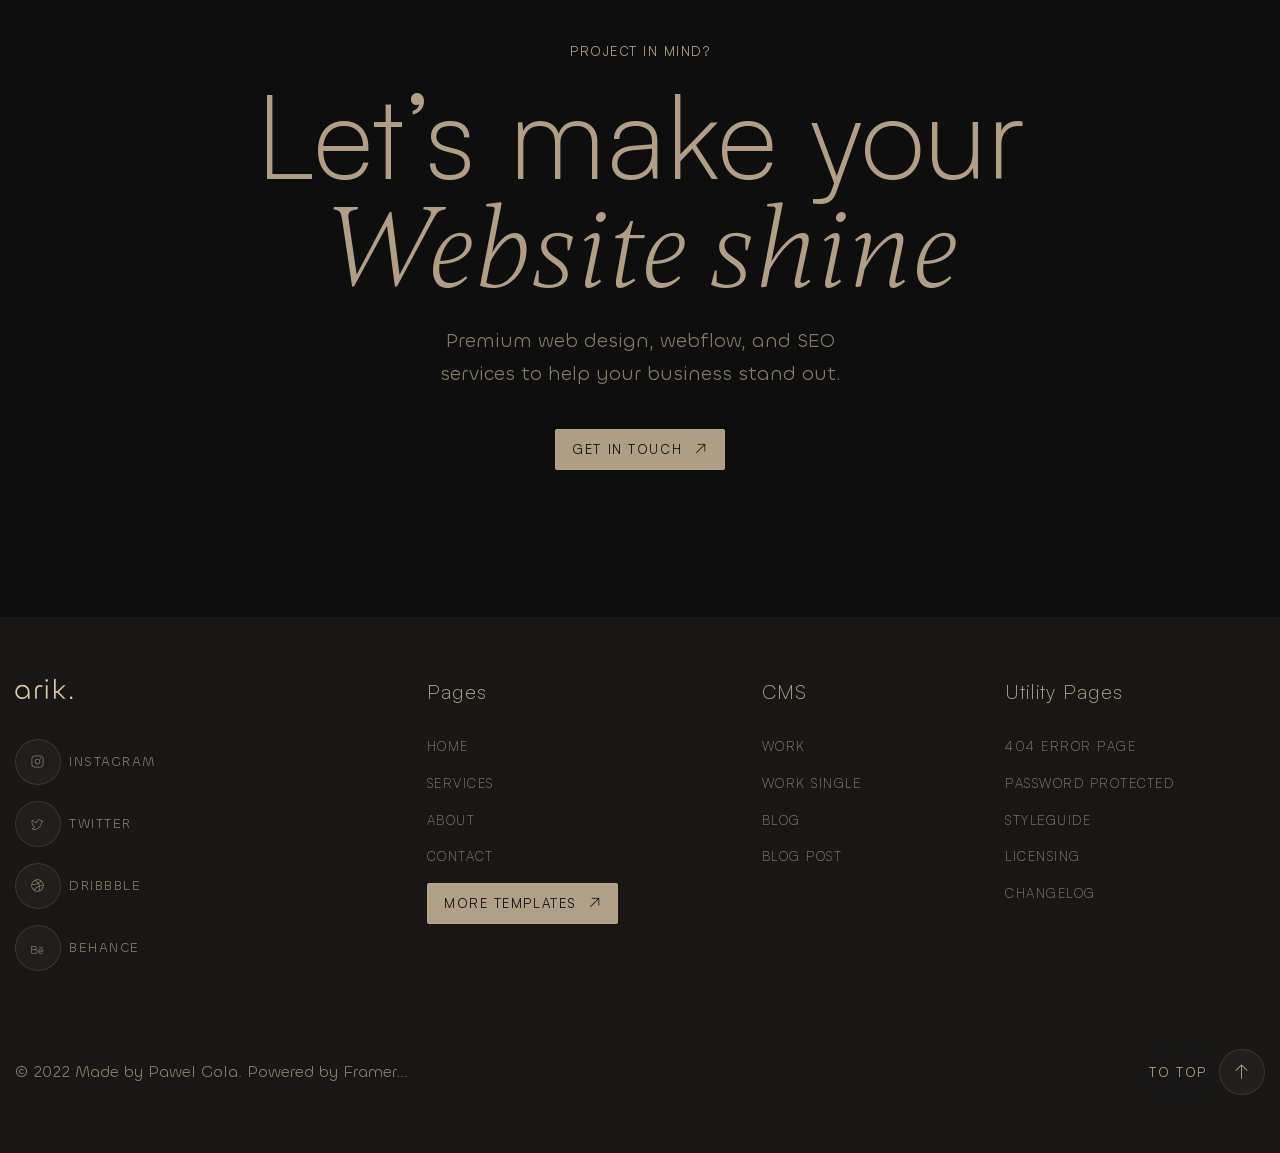
<file: work.html>
<!doctype html>
<html lang="en">
	<head>
		<meta charset="UTF-8">
		<meta name="viewport" content="width=device-width, initial-scale=1.0">
		<link rel="preload" href="./assets/fonts/Satoshi-Regular.woff2" as="font" type="font/woff2" crossorigin="anonymous">
		<link rel="preload" href="./assets/fonts/Satoshi-Light.woff2" as="font" type="font/woff2" crossorigin="anonymous">
		<link rel="preload" href="./assets/fonts/Gambetta-LightItalic.woff2" as="font" type="font/woff2" crossorigin="anonymous">
		<link rel="preload" href="./assets/fonts/Chillax-Regular.woff2" as="font" type="font/woff2" crossorigin="anonymous">
		<link rel="preload" href="./assets/fonts/Chillax-Light.woff2" as="font" type="font/woff2" crossorigin="anonymous">
		<link rel="shortcut icon" href="./assets/img/favicon.ico?v=20261020">
		<title>Selected Work | Arik</title>
		<meta name="description" content="Browse selected web design and development projects by Arik, including responsive websites and visual concepts.">
		<script type="module" crossorigin="" src="./js/common.min.js?v=1763069227280"></script>
		<script type="module" crossorigin="" src="./js/main.min.js?v=1763069227280"></script>
		<link rel="stylesheet" crossorigin="" href="./css/main.min.css?v=1763069227280">
		<link rel="stylesheet" crossorigin="" href="./css/work.min.css?v=1763069227280">
		<link rel="stylesheet" crossorigin="" href="./css/work.min2.css?v=1763069227280">
	</head>
	<body>
		<div class="wrapper">
			<!-- @format -->
			<header data-fls-header="" data-fls-header-scroll="100" data-fls-header-scroll-show="1000" class="header">
				<div class="header__container">
					<div class="header__body">
						<a href="index.html" class="header__link-logo">
							<img src="./assets/img/logo.svg" alt="Image" class="header__logo">
						</a>
						<div class="header__menu menu">
							<nav class="menu__body">
								<ul class="menu__list">
									<li class="menu__item">
										<a href="services" class="menu__link">Services</a>
									</li>
									<li class="menu__item">
										<a href="work" class="menu__link menu__link--active">Work</a>
									</li>
									<li class="menu__item">
										<a href="about" class="menu__link">About</a>
									</li>
									<li class="menu__item">
										<a href="blog" class="menu__link">Blog</a>
									</li>
									<li class="menu__item">
										<a href="#" class="menu__link">Pages</a>
									</li>
								</ul>
							</nav>
						</div>
						<!--
<fetch url="@components/layout/menu/menu.json">
<each loop='item in response'>
</each>
</fetch>
-->
						<a href="contacts" data-fls-button="" class="header__button button button--lite">Let's talk</a>
						<button type="button" data-fls-menu="" class="icon-menu">
							<span></span>
						</button>
					</div>
				</div>
			</header>
			<main class="page page--work">
				<div class="page__header-work header-work">
					<div data-fls-blockhead="" class="header-work__blockhead blockhead">
						<h2 class="blockhead__title">Work</h2>
						<div class="blockhead__text">
							<p>My latest web design projects and see how we can help bring your ideas to life.</p>
						</div>
					</div>
				</div>
				<div class="page__body-work body-work">
					<div class="body-work__container">
						<div class="body-work__works works">
							<article data-fls-work="" class="item-work">
								<a href="#" class="item-work__picture">
									<picture>
										<source media="(max-width: 600px)" srcset="./assets/img/work/01-600.webp" type="image/webp">
										<img class="item-work__image" alt="Image" src="./assets/img/work/01.webp">
									</picture>
								</a>
								<div class="item-work__body">
									<h5 class="item-work__name">
										<a href="#" class="item-work__link-name">Space</a>
									</h5>
									<a class="item-work__category" href="NaN">Webdesign</a>
								</div>
							</article>
							<article data-fls-work="" class="item-work">
								<a href="#" class="item-work__picture">
									<picture>
										<source media="(max-width: 600px)" srcset="./assets/img/work/02-600.webp" type="image/webp">
										<img class="item-work__image" alt="Image" src="./assets/img/work/02.webp">
									</picture>
								</a>
								<div class="item-work__body">
									<h5 class="item-work__name">
										<a href="#" class="item-work__link-name">Nova</a>
									</h5>
									<a class="item-work__category" href="NaN">Webdesign</a>
								</div>
							</article>
							<article data-fls-work="" class="item-work">
								<a href="#" class="item-work__picture">
									<picture>
										<source media="(max-width: 600px)" srcset="./assets/img/work/03-600.webp" type="image/webp">
										<img class="item-work__image" alt="Image" src="./assets/img/work/03.webp">
									</picture>
								</a>
								<div class="item-work__body">
									<h5 class="item-work__name">
										<a href="#" class="item-work__link-name">Sonic</a>
									</h5>
									<a class="item-work__category" href="NaN">Webdesign</a>
								</div>
							</article>
							<article data-fls-work="" class="item-work">
								<a href="#" class="item-work__picture">
									<picture>
										<source media="(max-width: 600px)" srcset="./assets/img/work/04-600.webp" type="image/webp">
										<img class="item-work__image" alt="Image" src="./assets/img/work/04.webp">
									</picture>
								</a>
								<div class="item-work__body">
									<h5 class="item-work__name">
										<a href="#" class="item-work__link-name">Solar</a>
									</h5>
									<a class="item-work__category" href="NaN">Webdesign</a>
								</div>
							</article>
						</div>
					</div>
				</div>
			</main>
			<!-- @format -->
			<aside data-fls-letstalk="" class="lets-talk">
				<div data-fls-border="" data-fls-marquee="" data-fls-marquee-speed="100" class="lets-talk__line line-talk">
					<div class="line-talk__item">Let’s talk</div>
					<div class="line-talk__item">+++</div>
				</div>
				<section class="lets-talk__body">
					<div class="lets-talk__container">
						<div data-fls-blockhead="" class="blockhead blockhead--gap-8">
							<span data-fls-watcher="" data-fls-watcher-once="" class="blockhead__label">Project in mind?</span>
							<h2 data-fls-watcher="" data-fls-watcher-once="" class="blockhead__title">
								Let’s make your
								<span>Website shine</span>
							</h2>
							<div data-fls-watcher="" data-fls-watcher-once="" class="blockhead__text">
								<p>
									Premium web design, webflow, and SEO services to help your business
            stand out.
								</p>
							</div>
							<div data-fls-watcher="" data-fls-watcher-once="" class="blockhead__footer">
								<a href="#" data-fls-button="" class="blockhead__button button button--icon button--lite button--icon-arrow button--arrow-ru">Get in touch</a>
							</div>
						</div>
					</div>
				</section>
			</aside>
			<!-- @format -->
			<footer data-fls-footer="" class="footer">
				<div class="footer__container">
					<div class="footer__body body-footer">
						<div class="body-footer__content content-footer">
							<a href="#" class="content-footer__link-logo">
								<img src="./assets/img/logo.svg" alt="Logo" class="content-footer__logo">
							</a>
							<ul data-fls-social="" class="content-footer__social social social--text">
								<li class="social__item">
									<a href="#" target="_blank" class="social__link social__link--icon-s-inst">Instagram</a>
								</li>
								<li class="social__item">
									<a href="#" target="_blank" class="social__link social__link--icon-s-twit">Twitter</a>
								</li>
								<li class="social__item">
									<a href="#" target="_blank" class="social__link social__link--icon-s-drb">Dribbble</a>
								</li>
								<li class="social__item">
									<a href="#" target="_blank" class="social__link social__link--icon-s-beh">Behance</a>
								</li>
							</ul>
						</div>
						<div data-fls-spollers="500" class="body-footer__menus">
							<details class="body-footer__menu">
								<summary>
									<h5 class="body-footer__title">Pages</h5>
								</summary>
								<ul class="body-footer__list">
									<li class="body-footer__item">
										<a href="#" class="body-footer__link">Home</a>
									</li>
									<li class="body-footer__item">
										<a href="#" class="body-footer__link">Services</a>
									</li>
									<li class="body-footer__item">
										<a href="#" class="body-footer__link">About</a>
									</li>
									<li class="body-footer__item">
										<a href="#" class="body-footer__link">Contact</a>
									</li>
									<li class="body-footer__item">
										<a href="#" data-fls-button="" class="body-footer__button button button--icon button--lite button--icon-arrow button--arrow-ru">More Templates</a>
									</li>
								</ul>
							</details>
							<details class="body-footer__menu">
								<summary>
									<h5 class="body-footer__title">CMS</h5>
								</summary>
								<ul class="body-footer__list">
									<li class="body-footer__item">
										<a href="#" class="body-footer__link">Work</a>
									</li>
									<li class="body-footer__item">
										<a href="#" class="body-footer__link">Work Single</a>
									</li>
									<li class="body-footer__item">
										<a href="#" class="body-footer__link">Blog</a>
									</li>
									<li class="body-footer__item">
										<a href="#" class="body-footer__link">Blog Post</a>
									</li>
								</ul>
							</details>
							<details class="body-footer__menu">
								<summary>
									<h5 class="body-footer__title">Utility Pages</h5>
								</summary>
								<ul class="body-footer__list">
									<li class="body-footer__item">
										<a href="#" class="body-footer__link">404 Error Page</a>
									</li>
									<li class="body-footer__item">
										<a href="#" class="body-footer__link">Password Protected</a>
									</li>
									<li class="body-footer__item">
										<a href="#" class="body-footer__link">Styleguide</a>
									</li>
									<li class="body-footer__item">
										<a href="#" class="body-footer__link">Licensing</a>
									</li>
									<li class="body-footer__item">
										<a href="#" class="body-footer__link">Changelog</a>
									</li>
								</ul>
							</details>
						</div>
					</div>
					<div class="footer__bottom bottom-footer">
						<div class="bottom-footer__copy">© 2022 Made by Pawel Gola. Powered by Framer...</div>
						<a href="#" data-fls-scrollto="main" data-fls-button="" class="bottom-footer__button button button--text button--text-big button--text-rev button--icon-arrow">To top</a>
					</div>
				</div>
			</footer>
		</div>
	</body>
</html>
</file>
<file: css/work.min2.css>
.works{display:grid;grid-template-columns:repeat(auto-fill,minmax(min(28.125rem,100%),1fr))}.item-work{overflow:hidden;position:relative}.item-work:after{background-color:#0e0e0e;content:"";height:100%;left:0;opacity:0;pointer-events:none;position:absolute;top:0;transition:opacity .5s;width:100%}.item-work__picture{aspect-ratio:684/513;display:block;overflow:hidden;position:relative}.item-work__picture:after{background:url(../assets/img/noise.webp) 0 0/center no-repeat;content:"";height:100%;left:0;position:absolute;top:0;width:100%}.item-work__image{height:100%;object-fit:cover;transition:scale .5s;width:100%}.item-work__body{align-items:center;backdrop-filter:blur(1.875rem);background:hsla(35,41%,75%,.05);border:.0625rem solid hsla(35,41%,75%,.15);border-radius:.125rem;color:hsla(35,41%,75%,.8);display:flex;flex-wrap:wrap;font-family:Satoshi,sans-serif;gap:.3125rem;justify-content:space-between;padding:.75rem 1rem;position:absolute}.item-work__name{font-weight:300;letter-spacing:.0625rem;line-height:1.3}.item-work__link-name{transition:color .3s}.item-work__category{font-size:.8125rem;font-weight:400;letter-spacing:.09375rem;line-height:1.6;text-transform:uppercase;transition:color .3s}@media (max-width:20em){.works{gap:.9375rem}.item-work__body{bottom:.625rem;left:.625rem;right:.625rem}.item-work__name{font-size:1.125rem}}@media (min-width:20em) and (max-width:89.375em){.works{gap:clamp(.9375rem,.63119369369375rem + 1.5315315315vw,2rem)}.item-work__body{bottom:clamp(.625rem,.22860360360625rem + 1.981981982vw,2rem);left:clamp(.625rem,.22860360360625rem + 1.981981982vw,2rem);right:clamp(.625rem,.22860360360625rem + 1.981981982vw,2rem)}.item-work__name{font-size:clamp(1.125rem,1.01689189189375rem + .5405405405vw,1.5rem)}}@media (min-width:89.375em){.works{gap:2rem}.item-work__body{bottom:2rem;left:2rem;right:2rem}.item-work__name{font-size:1.5rem}}@media (any-hover:hover){.item-work__category:hover,.item-work__link-name:hover{color:#f9efe1}.item-work:hover .item-work__image{scale:1.05}}
</file>
<file: css/main.min.css>
*{border:0;margin:0;padding:0}*,:after,:before{box-sizing:border-box}:after,:before{display:inline-block}body,html{height:100%}body{line-height:1;scrollbar-gutter:stable;-ms-text-size-adjust:100%;-moz-text-size-adjust:100%;-webkit-text-size-adjust:100%;-webkit-font-smoothing:antialiased;-moz-osx-font-smoothing:grayscale}button,input,textarea{background-color:transparent;color:inherit;font-family:inherit;font-size:inherit;line-height:inherit}input,textarea{width:100%}label{display:inline-block}button,option,select{cursor:pointer}a{color:inherit;display:inline-block;text-decoration:none}ul li{list-style:none}img{height:auto;max-width:100%;vertical-align:middle}h1,h2,h3,h4,h5,h6{font-size:inherit;font-weight:inherit}@font-face{font-display:swap;font-family:Satoshi;font-style:normal;font-weight:400;src:url(../assets/fonts/Satoshi-Regular.woff2) format("woff2")}@font-face{font-display:swap;font-family:Satoshi;font-style:normal;font-weight:300;src:url(../assets/fonts/Satoshi-Light.woff2) format("woff2")}@font-face{font-display:swap;font-family:Gambetta;font-style:normal;font-weight:400;src:url(../assets/fonts/Gambetta-LightItalic.woff2) format("woff2")}@font-face{font-display:swap;font-family:Chillax;font-style:normal;font-weight:400;src:url(../assets/fonts/Chillax-Regular.woff2) format("woff2")}@font-face{font-display:swap;font-family:Chillax;font-style:normal;font-weight:300;src:url(../assets/fonts/Chillax-Light.woff2) format("woff2")}@font-face{font-display:swap;font-family:iconfont;src:url(../assets/fonts/iconfont.woff2?0c5c655c645f501e19b2b89df40bacbd) format("woff2")}[class*="--icon-"]:before{font-family:iconfont}[class*="--icon-tik"]:before{content:"\f101"}[class*="--icon-s-youtube"]:before{content:"\f102"}[class*="--icon-s-wats"]:before{content:"\f103"}[class*="--icon-s-twit"]:before{content:"\f104"}[class*="--icon-s-twch"]:before{content:"\f105"}[class*="--icon-s-pint"]:before{content:"\f106"}[class*="--icon-s-inst"]:before{content:"\f107"}[class*="--icon-s-fb"]:before{content:"\f108"}[class*="--icon-s-drb"]:before{content:"\f109"}[class*="--icon-s-beh"]:before{content:"\f10a"}[class*="--icon-plus"]:before{content:"\f10b"}[class*="--icon-phone"]:before{content:"\f10c"}[class*="--icon-minus"]:before{content:"\f10d"}[class*="--icon-mail"]:before{content:"\f10e"}[class*="--icon-info"]:before{content:"\f10f"}[class*="--icon-check"]:before{content:"\f110"}[class*="--icon-chain"]:before{content:"\f111"}[class*="--icon-arrow"]:before{content:"\f112"}html:after{background-color:#0e0e0e;content:"";height:100%;left:0;pointer-events:none;position:absolute;top:0;width:100%;z-index:1000}html[data-fls-loaded]:after{opacity:0;transition:opacity 1s ease}body{background-color:#0e0e0e;color:hsla(35,41%,75%,.6);font-family:Chillax,sans-serif;font-size:1rem;min-width:20rem}[data-fls-scrolllock] body{overflow:hidden;overscroll-behavior:none;touch-action:none}.wrapper{display:flex;flex-direction:column;min-height:100%;overflow:clip}.wrapper>main{flex:1 1 auto}.wrapper>*{min-width:0}[class*=__container]{margin:0 auto;max-width:89.375rem;padding-left:.9375rem;padding-right:.9375rem}[class*="--arrow-ru"]:before{rotate:45deg}[class*="--arrow-lu"]:before{rotate:-45deg}[class*="--arrow-right"]:before{rotate:90deg}[class*="--arrow-left"]:before{rotate:-90deg}[class*="--arrow-u"]:before{rotate:0deg}[class*="--arrow-d"]:before{rotate:180deg}[class*="--arrow-rd"]:before{rotate:135deg}[class*="--arrow-ld"]:before{rotate:-135deg}[data-fls-spollers] summary{list-style:none}[data-fls-spollers] summary::-webkit-details-marker,[data-fls-spollers] summary::marker{display:none}.spollers{display:grid;gap:.9375rem}.spollers__item{font-size:1.25rem}.spollers__title{border:.0625rem solid #eee;border-radius:.3125rem;cursor:default;list-style:none;padding:.625rem .9375rem;position:relative;text-align:left;width:100%}.spollers__title::-webkit-details-marker,.spollers__title::marker{display:none}.--spoller-init .spollers__title{cursor:pointer}.--spoller-init .spollers__title:after,.--spoller-init .spollers__title:before{background-color:#000;content:"";height:.125rem;position:absolute;right:.625rem;top:50%;transition:transform .5s ease 0s;width:.9375rem}.--spoller-init .spollers__title:before{transform:translate(-75%,-50%) rotate(40deg)}.--spoller-init .spollers__title:after{transform:translateY(-50%) rotate(-40deg)}.--spoller-init .spollers__title.--spoller-active:before{transform:translateX(-75%) rotate(-40deg)}.--spoller-init .spollers__title.--spoller-active:after{transform:rotate(40deg)}.spollers__body{border:.0625rem solid #eee;border-radius:.3125rem;padding:1.25rem}.menu__list{display:flex;flex-wrap:wrap;gap:.1875rem 1.25rem}.menu__link{color:hsla(35,41%,75%,.8);font-family:Satoshi,sans-serif;font-size:.8125rem;letter-spacing:.09375rem;line-height:1.6;position:relative;text-transform:uppercase;transition:color .5s}.menu__link:after{background-color:hsla(35,41%,75%,.8);bottom:0;content:"";height:.03125rem;left:50%;position:absolute;transition:width .5s,left .5s;width:0}.menu__link--active{color:#f9efe1}.menu__link--active:after{left:0;width:100%}.icon-menu{display:none}.header{left:0;pointer-events:none;position:fixed;right:0;top:.9375rem;transition:top .3s,translate .8s;z-index:50}.header__container{pointer-events:auto}.header__button,.header__link-logo,.header__logo{position:relative;z-index:5}.header__body{align-items:center;display:flex;gap:.9375rem;padding:.75rem .75rem .75rem 1.5rem;position:relative}.header__body:before{backdrop-filter:blur(1.875rem);background-color:hsla(35,41%,75%,.05);border:.0625rem solid hsla(35,41%,75%,.15);border-radius:.125rem;content:"";height:100%;left:0;position:absolute;top:0;transition:all .5s;width:100%;z-index:2}[data-fls-header-scroll].--header-scroll{top:.9375rem}[data-fls-header-scroll-show].--header-scroll{translate:0 calc(-100% - .9375rem)}[data-fls-header-scroll-show].--header-show{translate:0 0}.footer{background-color:hsla(35,41%,75%,.05)}.footer__container{max-width:101.875rem}.body-footer{display:flex;row-gap:1.875rem}.body-footer__content{flex:0 28.75%}.body-footer__menus{display:flex;flex-grow:1;flex-wrap:wrap}.body-footer__menu{flex-grow:1}.body-footer__title{color:hsla(35,41%,75%,.8);font-family:Satoshi,sans-serif;font-size:1.25rem;font-weight:300;letter-spacing:.0625rem;line-height:1.4}.--spoller-init .body-footer__title{align-items:center;display:flex;gap:.3125rem}.--spoller-init .body-footer__title:after{color:#fff;content:"";content:"\f112";font-family:iconfont;font-size:.625rem;rotate:180deg;transition:rotate .3s}.--spoller-active .body-footer__title:after{rotate:0deg}.body-footer__item:not(:last-child){margin-bottom:1rem}.body-footer__link{font-family:Satoshi,sans-serif;font-size:.8125rem;font-weight:300;letter-spacing:.09375rem;line-height:1.6;text-transform:uppercase;transition:color .3s}.body-footer__button{white-space:nowrap}.content-footer{display:flex;flex-direction:column}.content-footer__social.social{gap:1rem}.bottom-footer{align-items:center;display:flex;gap:1.25rem;justify-content:space-between}.bottom-footer__copy,.button{line-height:1.6}.button{align-items:center;backdrop-filter:blur(1.875rem);background-color:hsla(35,41%,75%,.05);border:.0625rem solid hsla(35,41%,75%,.15);border-radius:.125rem;color:hsla(35,41%,75%,.8);display:inline-flex;font-family:Satoshi,sans-serif;font-size:.8125rem;height:2.5625rem;justify-content:center;letter-spacing:.12em;padding:.625rem 1rem;text-transform:uppercase;transition:all .5s}.button--lite{background-color:hsla(35,41%,75%,.8);border:.0625rem solid hsla(35,41%,75%,.15);color:#0e0e0e}.button--icon{flex-direction:row-reverse;gap:.75rem}.button--icon:before{display:inline-block;font-size:.8125rem}.button--text{background-color:transparent;border:none;gap:.75rem;padding:0}.button--text:before{align-content:center;aspect-ratio:1;background-color:hsla(35,41%,75%,.05);border:.0625rem solid hsla(35,41%,75%,.15);border-radius:50%;text-align:center;transition:all .5s;width:2rem}.button--text-rev{flex-direction:row-reverse}.button--fw{width:100%}.social{align-items:center;display:flex;flex-wrap:wrap;gap:.625rem}.social--text .social__link{align-items:center;display:flex;font-size:.8125rem;gap:.5rem;letter-spacing:.09375rem;line-height:1.6;text-transform:uppercase}.social__item{flex-shrink:0}[data-fls-watcher] .social__item{scale:0}.--watcher-view [data-fls-watcher] .social__item{transition-duration:.5s}.--watcher-view [data-fls-watcher] .social__item:first-child{transition-delay:.4s}.--watcher-view [data-fls-watcher] .social__item:nth-child(2){transition-delay:.5s}.--watcher-view [data-fls-watcher] .social__item:nth-child(3){transition-delay:.6s}.--watcher-view [data-fls-watcher] .social__item:nth-child(4){transition-delay:.7s}.--watcher-view [data-fls-watcher] .social__item:nth-child(5){transition-delay:.8s}.--watcher-view [data-fls-watcher] .social__item:nth-child(6){transition-delay:.9s}.--watcher-view [data-fls-watcher] .social__item{scale:1}.social__link:before{align-content:center;aspect-ratio:1;backdrop-filter:blur(1.875rem);background-color:hsla(35,41%,75%,.05);border:.0625rem solid hsla(35,41%,75%,.15);border-radius:50%;font-size:.8125rem;text-align:center;transition:all .5s;width:2.875rem}html:not([data-fls-touch]) .social__link:hover:before{background-color:hsla(35,41%,75%,.8);color:#0e0e0e}.line-talk__item{color:hsla(35,41%,75%,.8);font-family:Satoshi,sans-serif;font-size:.8125rem;letter-spacing:.09375rem;line-height:1.6;padding-block:1rem;text-transform:uppercase}[data-fls-border]{backdrop-filter:blur(1.875rem);background-color:hsla(35,41%,75%,.05);border:.0625rem solid hsla(35,41%,75%,.15);border-radius:.125rem}.blockhead{display:grid;justify-items:center;text-align:center;text-wrap:balance}.blockhead>[data-fls-watcher]{opacity:0;transition:all .5s;translate:0 20%}.blockhead>.--watcher-view{opacity:1;translate:0 0}.blockhead--gap-8{gap:.5rem}.blockhead--left{justify-items:start;text-align:left}.blockhead__label,.blockhead__title{color:hsla(35,41%,75%,.8);font-family:Satoshi,sans-serif;max-width:62.5rem}.blockhead__label{font-size:.8125rem;letter-spacing:.09375rem;line-height:1.6;text-transform:uppercase}.blockhead__title{font-weight:300}.blockhead__title span{display:block;font-family:Gambetta,serif}.blockhead__text{line-height:1.7;max-width:37.5rem}.blockhead__button{margin-top:1.5rem}@media (max-width:53.125em){.body-footer,.body-footer__menus{column-gap:1.25rem}}@media (max-height:53.125em) and (max-width:20em){.blockhead__title--size-160{font-size:2.8125rem}}@media (max-width:47.99875em) and (any-hover:none){.icon-menu{cursor:default}}@media (max-width:47.99875em){.menu{flex-grow:1}.menu__body{background-color:hsla(0,0%,5%,.8);height:100svh;left:100%;overflow:auto;padding:6.875rem .9375rem 1.875rem}.menu__body,.menu__body:before{position:fixed;top:0;transition:left .3s;width:100%}.menu__body:before{content:"";height:4.375rem;left:-100%;z-index:2}[data-fls-menu-open] .menu__body,[data-fls-menu-open] .menu__body:before{left:0}.menu__list{align-items:flex-end;flex-direction:column;gap:.9375rem 1.25rem}.menu__link{font-size:1.5rem}.icon-menu{display:block;height:1.125rem;position:relative;width:1.875rem;z-index:5}.icon-menu span,.icon-menu:after,.icon-menu:before{background-color:hsla(35,41%,75%,.8);content:"";height:.125rem;position:absolute;right:0;transition:all .3s ease 0s;width:100%}.icon-menu:before{top:0}.icon-menu:after{bottom:0}.icon-menu span{top:calc(50% - .0625rem)}[data-fls-menu-open] .icon-menu span{width:0}[data-fls-menu-open] .icon-menu:before{top:calc(50% - .0625rem);transform:rotate(-45deg)}[data-fls-menu-open] .icon-menu:after{bottom:calc(50% - .0625rem);transform:rotate(45deg)}.body-footer{flex-direction:column}.body-footer__menus{justify-content:center}.content-footer{align-items:center;text-align:center}.content-footer__social.social{justify-content:center}.content-footer__social.social .social__link{font-size:0;gap:0}.bottom-footer{align-items:center;flex-direction:column;justify-content:center;text-align:center}}@media (max-width:34.375em){.body-footer__button.button{font-size:.75rem;letter-spacing:.0125rem}}@media (max-width:31.25em){.body-footer__menu,.body-footer__menus{align-items:center;flex-direction:column}.body-footer__menu{display:flex;justify-content:center;text-align:center}}@media (max-width:29.99875em){.button{letter-spacing:.05em}}@media (max-width:20em){.footer{padding-block:2.5rem}.footer__body{margin-bottom:1.875rem}.body-footer__menus{row-gap:1.25rem}.body-footer__list{padding-top:1.25rem}.content-footer{gap:1.25rem}.button--text-big:before{font-size:.8125rem;width:2.1875rem}.lets-talk__body{padding-bottom:3.75rem;padding-top:3.75rem}.blockhead{gap:.5rem}.blockhead__title{font-size:2.8125rem}.blockhead__title--size-80{font-size:1.875rem}.blockhead__title--size-96{font-size:2.375rem}.blockhead__title--size-160{font-size:2.8125rem}.blockhead__text{font-size:.9375rem}.blockhead__text--size-18{font-size:.875rem}.blockhead__text--size-24{font-size:1rem}}@media (max-height:53.125em) and (min-width:89.375em){.blockhead__title--size-160{font-size:8rem}}@media (max-height:53.125em) and (min-width:20em) and (max-width:89.375em){.blockhead__title--size-160{font-size:clamp(2.8125rem,1.31700450450625rem + 7.4774774775vw,8rem)}}@media (min-width:20em) and (max-width:89.375em){.footer{padding-block:clamp(2.5rem,2.06756756756875rem + 2.1621621622vw,4rem)}.footer__body{margin-bottom:clamp(1.875rem,.82995495495625rem + 5.2252252252vw,5.5rem)}.body-footer__menus{row-gap:clamp(1.25rem,.8896396396375rem + 1.8018018018vw,2.5rem)}.body-footer__list{padding-top:clamp(1.25rem,1.03378378378125rem + 1.0810810811vw,2rem)}.content-footer{gap:clamp(1.25rem,.8355855855875rem + 2.0720720721vw,2.6875rem)}.button--text-big:before{font-size:clamp(.8125rem,.7764639639625rem + .1801801802vw,.9375rem);width:clamp(2.1875rem,1.95326576576875rem + 1.1711711712vw,3rem)}.lets-talk__body{padding-bottom:clamp(3.75rem,1.9481981982rem + 9.009009009vw,10rem);padding-top:clamp(3.75rem,1.9481981982rem + 9.009009009vw,10rem)}.blockhead{gap:clamp(.5rem,.35585585585625rem + .7207207207vw,1rem)}.blockhead__title{font-size:clamp(2.8125rem,1.31700450450625rem + 7.4774774775vw,8rem)}.blockhead__title--size-80{font-size:clamp(1.875rem,.9740990991rem + 4.5045045045vw,5rem)}.blockhead__title--size-96{font-size:clamp(2.375rem,.1768018018rem + 10.990990991vw,10rem)}.blockhead__title--size-160{font-size:clamp(2.8125rem,.740427927925rem + 10.3603603604vw,10rem)}.blockhead__text{font-size:clamp(.9375rem,.8474099099125rem + .4504504505vw,1.25rem)}.blockhead__text--size-18{font-size:clamp(.875rem,.802927927925rem + .3603603604vw,1.125rem)}.blockhead__text--size-24{font-size:clamp(1rem,.85585585585625rem + .7207207207vw,1.5rem)}}@media (min-width:47.99875em){.menu{position:relative;z-index:5}.header{top:3rem}.header__body{gap:2rem;padding-left:1.5rem}.header{display:flex;justify-content:center}[data-fls-header-scroll-show].--header-scroll{translate:0 calc(-100% - 2.8125rem)}.content-footer__social.social{align-items:flex-start;flex-direction:column}}@media (min-width:53.125em) and (max-width:89.375em){.body-footer,.body-footer__menus{column-gap:clamp(1.25rem,-2.78017241379375rem + 7.5862068966vw,4rem)}}@media (min-width:89.375em){.footer{padding-block:4rem}.footer__body{margin-bottom:5.5rem}.body-footer,.body-footer__menus{column-gap:4rem}.body-footer__menus{row-gap:2.5rem}.body-footer__list{padding-top:2rem}.content-footer{gap:2.6875rem}.button--text-big:before{font-size:.9375rem;width:3rem}.lets-talk__body{padding-bottom:10rem;padding-top:10rem}.blockhead{gap:1rem}.blockhead__title{font-size:8rem}.blockhead__title--size-80{font-size:5rem}.blockhead__title--size-160,.blockhead__title--size-96{font-size:10rem}.blockhead__text{font-size:1.25rem}.blockhead__text--size-18{font-size:1.125rem}.blockhead__text--size-24{font-size:1.5rem}}@media (any-hover:hover){.menu__link:hover{color:#f9efe1}.menu__link:hover:after{left:0;width:100%}.button:hover{background-color:hsla(35,41%,75%,.8);color:#0e0e0e}.button--lite:hover{background-color:hsla(35,41%,75%,.05);color:hsla(35,41%,75%,.8)}.button--text:hover{background-color:transparent;color:hsla(35,41%,75%,.8)}.button--text:hover:before{background-color:hsla(35,41%,75%,.8);color:#0e0e0e}}@media (any-hover:hover) and (any-pointer:fine){.body-footer__link:hover{color:hsla(35,41%,75%,.8)}}
</file>
<file: css/about.min.css>
.about__container{row-gap:1.875rem}.about__picture{position:relative}.about__image{mix-blend-mode:lighten;position:sticky;top:0}.about__main{display:grid;gap:1rem}.about__social>*{flex:1 1 16rem}.content-about{display:grid;gap:1rem}.content-about__label{font-family:Satoshi,sans-serif;font-size:.8125rem;letter-spacing:.09375rem;line-height:1.6;text-transform:uppercase}.content-about__title{color:hsla(35,41%,75%,.8);font-family:Satoshi,sans-serif;font-weight:300;line-height:1.1}.content-about__text{line-height:1.8}.content-about__text p:not(:last-child){margin-bottom:1.5625rem}.content-about__picture{border:.0625rem solid hsla(35,41%,75%,.15);border-radius:.125rem;overflow:hidden;position:relative}.content-about__picture:before{background:url(../assets/img/noise.webp) 0 0 repeat;content:"";height:100%;left:0;position:absolute;top:0;width:100%}.awards-about__title{font-family:Satoshi,sans-serif;font-size:.8125rem;letter-spacing:.09375rem;line-height:1.6;text-transform:uppercase}.awards-about__table{border-collapse:collapse;color:hsla(35,41%,75%,.8);font-family:Satoshi,sans-serif}.awards-about__line td{border-bottom:.0625rem solid hsla(35,41%,75%,.15);padding-block:1.5rem}.awards-about__line:first-child td{padding-top:0}.awards-about__line:last-child td{border:0;padding-bottom:0}.awards-about__label{font-size:1.25rem;font-weight:300;line-height:1.4;padding-right:.625rem;width:100%}.awards-about__value{font-size:.8125rem;letter-spacing:.09375rem;line-height:1.6;vertical-align:top}@media (max-width:47.99875em){.about__header{display:flex;flex-direction:column}.about__blockhead{justify-items:center;text-align:center}}@media (max-width:20em){.page--about{padding-bottom:1.875rem;padding-top:6.25rem}.about__container{column-gap:1.875rem}.about__body{padding-top:.625rem}.about__header:not(:last-child){margin-bottom:2.5rem}.about__blockhead:not(:last-child){margin-bottom:1.25rem}.content-about{padding:1.25rem}.content-about__title{font-size:2rem}.awards-about{padding:1.25rem}.awards-about__title:not(:last-child){margin-bottom:1.25rem}}@media (min-width:20em) and (max-width:89.375em){.page--about{padding-bottom:clamp(1.875rem,-.46734234234375rem + 11.7117117117vw,10rem);padding-top:clamp(6.25rem,4.01576576576875rem + 11.1711711712vw,14rem)}.about__container{column-gap:clamp(1.875rem,.9740990991rem + 4.5045045045vw,5rem)}.about__body{padding-top:clamp(.625rem,-.347972972975rem + 4.8648648649vw,4rem)}.about__header:not(:last-child){margin-bottom:clamp(2.5rem,.9144144144125rem + 7.9279279279vw,8rem)}.about__blockhead:not(:last-child){margin-bottom:clamp(1.25rem,.45720720720625rem + 3.963963964vw,4rem)}.content-about{padding:clamp(1.25rem,.74549549549375rem + 2.5225225225vw,3rem)}.content-about__title{font-size:clamp(2rem,1.7117117117125rem + 1.4414414414vw,3rem)}.awards-about{padding:clamp(1.25rem,.74549549549375rem + 2.5225225225vw,3rem)}.awards-about__title:not(:last-child){margin-bottom:clamp(1.25rem,1.03378378378125rem + 1.0810810811vw,2rem)}}@media (min-width:47.99875em){.about__container{display:flex}.about__picture{flex:1 1 32.5rem}.about__body{flex:1 1 50rem}}@media (min-width:89.375em){.page--about{padding-bottom:10rem;padding-top:14rem}.about__container{column-gap:5rem}.about__body{padding-top:4rem}.about__header:not(:last-child){margin-bottom:8rem}.about__blockhead:not(:last-child){margin-bottom:4rem}.content-about{padding:3rem}.content-about__title{font-size:3rem}.awards-about{padding:3rem}.awards-about__title:not(:last-child){margin-bottom:2rem}}
</file>
<file: css/socialblocks.min.css>
.social-blocks{display:flex;flex-wrap:wrap;gap:1rem}.social-blocks__link{align-items:center;color:hsla(35,41%,75%,.8);display:grid;font-family:Satoshi,sans-serif;font-size:.8125rem;gap:1rem;grid-template-columns:auto 1fr auto;letter-spacing:.09375rem;line-height:1.7;text-transform:uppercase;transition:all .3s}.social-blocks__link:before{font-size:1.125rem;line-height:1}.social-blocks__link:after{content:"\f112";font-family:iconfont;font-size:.6875rem;line-height:1;rotate:45deg}@media (max-width:20em){.social-blocks__link{padding-block:.625rem;padding-inline:.9375rem}}@media (min-width:20em) and (max-width:89.375em){.social-blocks__link{padding-block:clamp(.625rem,.51689189189375rem + .5405405405vw,1rem);padding-inline:clamp(.9375rem,.7753378378375rem + .8108108108vw,1.5rem)}}@media (min-width:89.375em){.social-blocks__link{padding-block:1rem;padding-inline:1.5rem}}@media (any-hover:hover) and (any-pointer:fine){.social-blocks__link:hover{background-color:hsla(35,41%,75%,.8);color:#0e0e0e}}
</file>
<file: css/contacts.min.css>
input[type=email],input[type=tel],input[type=text],textarea{-webkit-appearance:none;-moz-appearance:none;appearance:none}[data-fls-input]{backdrop-filter:blur(1.875rem);background-color:#22201c;border:.0625rem solid hsla(35,41%,75%,.15);border-radius:.125rem;border-radius:0!important;caret-color:inherit;display:block;font-family:Satoshi,sans-serif;font-size:.8125rem;height:3.3125rem;letter-spacing:.09375rem;line-height:1.6;padding:0 1.5rem;text-transform:uppercase;width:100%}[data-fls-input][placeholder]:not([data-fls-placeholder-nohiden])::placeholder{color:hsla(35,41%,75%,.8);transition:opacity .3s}[data-fls-input][placeholder]:not([data-fls-placeholder-nohiden]):focus::placeholder{opacity:0}textarea[data-fls-input]{height:12.5rem;padding:1.125rem 1.5rem;resize:vertical}[data-fls-form-error]{color:#b80f0f;font-size:.6875rem;letter-spacing:.09375rem;margin-top:.3125rem;text-transform:uppercase}.contacts__container{align-items:flex-start}.contacts__image{mix-blend-mode:lighten}.contacts__body{display:grid;gap:1rem}.contacts__social>*{flex:1 1 18.25rem}.form-contacts{background-color:hsla(35,41%,75%,.05);border:.0625rem solid hsla(35,41%,75%,.15);border-radius:.125rem}.form-contacts__body{display:grid;gap:1rem}body:after{background-color:rgba(0,0,0,.5);content:"";height:100%;left:0;opacity:0;pointer-events:none;position:fixed;top:0;transition:opacity .8s ease 0s;width:100%;z-index:149}[data-fls-popup-open] body:after{opacity:1}[data-fls-popup]{bottom:0;left:0;padding:1.875rem .625rem;pointer-events:none;position:fixed;right:0;top:0;transition:visibility .8s ease 0s;visibility:hidden}[data-fls-popup][data-fls-popup-active]{overflow:auto;pointer-events:auto;visibility:visible;z-index:150}[data-fls-popup-active] [data-fls-popup-body]{transform:scale(1);visibility:visible}[data-fls-popup-wrapper]{align-items:center;display:flex;flex:1 1 auto;justify-content:center;min-height:100%;width:100%}[data-fls-popup-body]{background-color:#181715;border-radius:.3125rem;display:flex;gap:1.25rem;justify-content:space-between;max-width:37.5rem;padding:1.25rem;transform:scale(0);transition:transform .3s ease 0s,visibility .3s ease 0s;visibility:hidden;width:100%}[data-fls-popup-youtube-place] iframe{aspect-ratio:16/9;width:100%}@media (max-width:47.99875em){.contacts__picture{display:none}}@media (max-width:20em){.page--contacts{padding-bottom:1.875rem;padding-top:6.25rem}.contacts__container{column-gap:1.25rem}.form-contacts{padding:1.25rem}.form-contacts__header:not(:last-child){margin-bottom:1.25rem}}@media (min-width:20em) and (max-width:89.375em){.page--contacts{padding-bottom:clamp(1.875rem,-.46734234234375rem + 11.7117117117vw,10rem);padding-top:clamp(6.25rem,4.01576576576875rem + 11.1711711712vw,14rem)}.contacts__container{column-gap:clamp(1.25rem,.16891891891875rem + 5.4054054054vw,5rem)}.form-contacts{padding:clamp(1.25rem,.74549549549375rem + 2.5225225225vw,3rem)}.form-contacts__header:not(:last-child){margin-bottom:clamp(1.25rem,1.03378378378125rem + 1.0810810811vw,2rem)}}@media (min-width:47.99875em){.contacts__container{display:flex}.contacts__picture{flex:1 1 44.9375rem}.contacts__body{flex:1 1 37.5rem}}@media (min-width:89.375em){.page--contacts{padding-bottom:10rem;padding-top:14rem}.contacts__container{column-gap:5rem}.form-contacts{padding:3rem}.form-contacts__header:not(:last-child){margin-bottom:2rem}}
</file>
<file: css/title.min.css>
[data-fls-title]{color:hsla(35,41%,75%,.8);font-family:Satoshi,sans-serif;font-weight:300;line-height:1.1}@media (max-width:20em){[data-fls-title]{font-size:2rem}}@media (min-width:20em) and (max-width:89.375em){[data-fls-title]{font-size:clamp(2rem,1.7117117117125rem + 1.4414414414vw,3rem)}}@media (min-width:89.375em){[data-fls-title]{font-size:3rem}}
</file>
<file: css/label.min.css>
[data-fls-label]{font-family:Satoshi,sans-serif;font-size:.8125rem;letter-spacing:.09375rem;line-height:1.6;text-transform:uppercase}
</file>
<file: css/pricing.min.css>
.pricing__items{display:grid;grid-template-columns:repeat(auto-fill,minmax(min(21.875rem,100%),1fr))}.item-pricing{display:flex;flex-direction:column;gap:2rem;position:relative}.item-pricing__popular{background-color:hsla(35,41%,75%,.8);color:#0e0e0e;font-size:.75rem;letter-spacing:.0625rem;line-height:1.2;padding:.5rem;position:absolute;text-transform:uppercase}.item-pricing__header{display:grid;gap:.5rem}.item-pricing__value{color:hsla(35,41%,75%,.8);font-family:Satoshi,sans-serif;font-weight:300;letter-spacing:.0625rem;line-height:1.2}.item-pricing__text{line-height:1.8}.item-pricing__text p:not(:last-child){margin-bottom:.9375rem}.item-pricing__services{color:hsla(35,41%,75%,.8);flex-grow:1}.item-pricing__service:not(:last-child){border-bottom:.0625rem solid hsla(35,41%,75%,.15);margin-bottom:1rem;padding-bottom:1rem}.faq-pricing{display:flex}.faq-pricing__title{color:hsla(35,41%,75%,.8);font-family:Satoshi,sans-serif;font-weight:300;letter-spacing:.0625rem;line-height:1.1}.faq-pricing__title span{font-family:Gambetta,serif}.faq-pricing__item:not(:last-child){margin-bottom:1rem}.faq-pricing__caption{align-items:center;color:hsla(35,41%,75%,.8);display:flex;flex-direction:row-reverse;font-family:Satoshi,sans-serif;font-size:1.25rem;font-weight:300;gap:.625rem;justify-content:space-between;letter-spacing:.0625rem;line-height:1.4;position:relative;transition:all .3s}.faq-pricing__caption:before{align-items:center;aspect-ratio:1;backdrop-filter:blur(1.875rem);background-color:hsla(35,41%,75%,.05);border:.0625rem solid hsla(35,41%,75%,.15);border-radius:50%;display:flex;flex:0 0 1.875rem;font-size:.625rem;justify-content:center;transition:rotate .3s;width:1.875rem}.faq-pricing__caption.--spoller-active:before{rotate:45deg}.faq-pricing__body{padding-top:1rem}.faq-pricing__body p{line-height:1.8}.faq-pricing__body p:not(:last-child){margin-bottom:.9375rem}@media (max-width:62.5em){.faq-pricing{flex-direction:column}.faq-pricing__header:not(:last-child){margin-bottom:1.25rem}}@media (max-width:20em){.pricing{padding-bottom:3.75rem;padding-top:7.5rem}.pricing__blockhead{margin-bottom:1.875rem}.pricing__items{gap:1.25rem;margin-bottom:2.5rem}.item-pricing{gap:1.25rem;padding:1.25rem}.item-pricing__popular{right:6.25e-8rem;top:6.25e-8rem}.item-pricing__value{font-size:1.5rem}.faq-pricing__title{font-size:3rem}.faq-pricing__item{padding:.625rem}.faq-pricing__caption{font-size:1.125rem}}@media (min-width:20em) and (max-width:89.375em){.pricing{padding-bottom:clamp(3.75rem,1.9481981982rem + 9.009009009vw,10rem);padding-top:clamp(7.5rem,5.626126126125rem + 9.3693693694vw,14rem)}.pricing__blockhead{margin-bottom:clamp(1.875rem,1.2623873873875rem + 3.0630630631vw,4rem)}.pricing__items{gap:clamp(1.25rem,1.03378378378125rem + 1.0810810811vw,2rem);margin-bottom:clamp(2.5rem,.3378378378375rem + 10.8108108108vw,10rem)}.item-pricing{gap:clamp(1.25rem,1.03378378378125rem + 1.0810810811vw,2rem);padding:clamp(1.25rem,.74549549549375rem + 2.5225225225vw,3rem)}.item-pricing__popular{right:clamp(6.25e-8rem,-.36036027984375rem + 1.8018017117vw,1.25rem);top:clamp(6.25e-8rem,-.36036027984375rem + 1.8018017117vw,1.25rem)}.item-pricing__value{font-size:clamp(1.5rem,1.35585585585625rem + .7207207207vw,2rem)}.faq-pricing__title{font-size:clamp(3rem,2.7117117117125rem + 1.4414414414vw,4rem)}.faq-pricing__item{padding:clamp(.625rem,.22860360360625rem + 1.981981982vw,2rem)}.faq-pricing__caption{font-size:clamp(1.125rem,1.0889639639625rem + .1801801802vw,1.25rem)}}@media (min-width:62.5em){.faq-pricing{align-items:flex-start;justify-content:space-between}.faq-pricing__header{padding-block:2rem;padding-right:3rem;position:sticky;top:0}.faq-pricing__title span{display:block}.faq-pricing__items{flex:0 0 50%}}@media (min-width:89.375em){.pricing{padding-bottom:10rem;padding-top:14rem}.pricing__blockhead{margin-bottom:4rem}.pricing__items{gap:2rem;margin-bottom:10rem}.item-pricing{gap:2rem;padding:3rem}.item-pricing__popular{right:1.25rem;top:1.25rem}.item-pricing__value{font-size:2rem}.faq-pricing__title{font-size:4rem}.faq-pricing__item{padding:2rem}.faq-pricing__caption{font-size:1.25rem}}@media (any-hover:hover),(pointer:fine){html:not([data-fls-touch]) .faq-pricing__caption:hover{color:#f9efe1}}
</file>
<file: css/services.min.css>
.--showmore-active [data-fls-showmore-button] span,[data-fls-showmore-button] span:last-child{display:none}.--showmore-active [data-fls-showmore-button] span:last-child{display:block}.hero-services__container{align-items:center;display:flex;flex-direction:column;justify-content:center;max-width:101.875rem}.stats__container{display:flex;flex-wrap:wrap;max-width:76.875rem;row-gap:1.25rem}.stats__item{flex:1 1 0.625rem}.item-stats{align-items:center;display:flex;flex-direction:column;justify-content:center;text-align:center;text-transform:uppercase}.item-stats__title{font-family:Satoshi,sans-serif;font-size:.8125rem;letter-spacing:.09375rem;line-height:1.6}.item-stats__value{color:hsla(35,41%,75%,.8);font-weight:300;line-height:1.1}.services__container{display:grid;gap:2rem;max-width:76.875rem}.item-service>*{margin-bottom:3rem}.item-service>:last-child{margin-bottom:0}.item-service__label{font-family:Satoshi,sans-serif;font-size:.8125rem;letter-spacing:.09375rem;line-height:1.6;margin-bottom:1rem;text-transform:uppercase}.item-service__title{color:hsla(35,41%,75%,.8);font-family:Satoshi,sans-serif;font-weight:300;line-height:1.1}.item-service__link-title{transition:color .3s}.item-service__link-image{border:.0625rem solid hsla(35,41%,75%,.15);border-radius:.125rem;display:block;overflow:hidden;position:relative}.item-service__link-image:after{background:url(../assets/img/noise.webp) 0 0 repeat;content:"";height:100%;left:0;position:absolute;top:0;width:100%}.item-service__image{transition:scale .8s;width:100%}.table-service{border-collapse:collapse}.table-service__button span{color:#fff}.table-service__row:not(:last-child) td{border-bottom:.0625rem solid hsla(35,41%,75%,.15)}.table-service__label{color:hsla(35,41%,75%,.8);font-family:Satoshi,sans-serif;font-size:.8125rem;letter-spacing:.09375rem;line-height:1.8;margin-bottom:1rem;padding-right:.625rem;text-transform:uppercase;vertical-align:top;width:23.452158%}.table-service__content{line-height:1.8}.table-service__text p:not(:last-child){margin-bottom:.875rem}@media (max-width:20em){.page--services{padding-bottom:1.875rem}.page__hero-services,.page__stats:not(:last-child){margin-bottom:1.875rem}.hero-services{padding-top:6.25rem}.hero-services__button{margin-block:1.25rem}.stats__container{column-gap:1.25rem}.item-stats__value{font-size:3rem}.item-service{padding:1.25rem}.item-service__title{font-size:2rem}.table-service__row:not(:first-child) td{padding-top:1.25rem}.table-service__row:not(:last-child) td{padding-bottom:1.25rem}}@media (min-width:20em) and (max-width:89.375em){.page--services{padding-bottom:clamp(1.875rem,-.46734234234375rem + 11.7117117117vw,10rem)}.page__hero-services{margin-bottom:clamp(1.875rem,.9740990991rem + 4.5045045045vw,5rem)}.page__stats:not(:last-child){margin-bottom:clamp(1.875rem,-.46734234234375rem + 11.7117117117vw,10rem)}.hero-services{padding-top:clamp(6.25rem,4.01576576576875rem + 11.1711711712vw,14rem)}.hero-services__button{margin-block:clamp(1.25rem,.45720720720625rem + 3.963963964vw,4rem)}.stats__container{column-gap:clamp(1.25rem,.45720720720625rem + 3.963963964vw,4rem)}.item-stats__value{font-size:clamp(3rem,2.7117117117125rem + 1.4414414414vw,4rem)}.item-service{padding:clamp(1.25rem,.45720720720625rem + 3.963963964vw,4rem)}.item-service__title{font-size:clamp(2rem,1.423423423425rem + 2.8828828829vw,4rem)}.table-service__row:not(:first-child) td{padding-top:clamp(1.25rem,.74549549549375rem + 2.5225225225vw,3rem)}.table-service__row:not(:last-child) td{padding-bottom:clamp(1.25rem,.74549549549375rem + 2.5225225225vw,3rem)}}@media (min-width:89.375em){.page--services{padding-bottom:10rem}.page__hero-services{margin-bottom:5rem}.page__stats:not(:last-child){margin-bottom:10rem}.hero-services{padding-top:14rem}.hero-services__button{margin-block:4rem}.stats__container{column-gap:4rem}.item-stats__value{font-size:4rem}.item-service{padding:4rem}.item-service__title{font-size:4rem}.table-service__row:not(:first-child) td{padding-top:3rem}.table-service__row:not(:last-child) td{padding-bottom:3rem}}@media (any-hover:hover) and (any-pointer:fine){.item-service__link-title:hover{color:#f9efe1}.item-service__link-image:hover .item-service__image{scale:1.01}.table-service__button:hover span{text-decoration:underline}}
</file>
<file: css/singlework.min.css>
.hero-singlework__container{display:flex;flex-direction:column}.hero-singlework__info{margin:0 auto;max-width:62.5rem;width:100%}.hero-singlework__button{align-self:center}.project-singlework__picture{border:.0625rem solid hsla(35,41%,75%,.15);border-radius:.125rem;overflow:hidden;position:relative}.project-singlework__picture:after{background:url(../assets/img/noise.webp) 0 0 repeat;content:"";height:100%;left:0;position:absolute;top:0;width:100%}.project-singlework__image{height:100%;object-fit:contain;width:100%}.info-singlework{display:flex;flex-wrap:wrap;gap:.9375rem 2rem}.info-singlework__item{flex:1 1 9.375rem;padding:1rem;text-align:center}.info-singlework__value{color:hsla(35,41%,75%,.8)}.body-singlework__container{align-items:start;display:flex;flex-wrap:wrap;row-gap:1.25rem}.body-singlework__content{flex:1 1 28.125rem;top:9.375rem}.body-singlework__items{display:grid;flex:1 1 28.125rem}.item-body-singlework__title:not(:last-child){margin-bottom:1rem}.item-body-singlework__text{line-height:1.8}.item-body-singlework__text p:not(:last-child){margin-bottom:.9375rem}@media (max-width:20em){.page--singlework{padding-bottom:1.875rem;padding-top:7.5rem}.singlework__hero,.singlework__project{margin-bottom:1.875rem}.hero-singlework__container{gap:1.25rem}.body-singlework__container{column-gap:1.25rem}.body-singlework__items{gap:.9375rem}.item-body-singlework{padding:1.25rem}.item-body-singlework__title{font-size:1.25rem}}@media (min-width:20em) and (max-width:89.375em){.page--singlework{padding-bottom:clamp(1.875rem,-.46734234234375rem + 11.7117117117vw,10rem);padding-top:clamp(7.5rem,5.626126126125rem + 9.3693693694vw,14rem)}.singlework__project{margin-bottom:clamp(1.875rem,.10923423423125rem + 8.8288288288vw,8rem)}.singlework__hero{margin-bottom:clamp(1.875rem,1.2623873873875rem + 3.0630630631vw,4rem)}.hero-singlework__container{gap:clamp(1.25rem,.74549549549375rem + 2.5225225225vw,3rem)}.body-singlework__container{column-gap:clamp(1.25rem,-.11936936936875rem + 6.8468468468vw,6rem)}.body-singlework__items{gap:clamp(.9375rem,.63119369369375rem + 1.5315315315vw,2rem)}.item-body-singlework{padding:clamp(1.25rem,.74549549549375rem + 2.5225225225vw,3rem)}.item-body-singlework__title{font-size:clamp(1.25rem,1.177927927925rem + .3603603604vw,1.5rem)}}@media (width > 62.25em){.body-singlework__content{position:sticky}}@media (min-width:89.375em){.page--singlework{padding-bottom:10rem;padding-top:14rem}.singlework__project{margin-bottom:8rem}.singlework__hero{margin-bottom:4rem}.hero-singlework__container{gap:3rem}.body-singlework__container{column-gap:6rem}.body-singlework__items{gap:2rem}.item-body-singlework{padding:3rem}.item-body-singlework__title{font-size:1.5rem}}
</file>
<file: css/work.min.css>
@media (max-width:20em){.page--work{padding-top:7.5rem}.page__header-work{margin-bottom:1.875rem}}@media (min-width:20em) and (max-width:89.375em){.page--work{padding-top:clamp(7.5rem,5.626126126125rem + 9.3693693694vw,14rem)}.page__header-work{margin-bottom:clamp(1.875rem,.6858108108125rem + 5.9459459459vw,6rem)}}@media (min-width:89.375em){.page--work{padding-top:14rem}.page__header-work{margin-bottom:6rem}}
</file>
